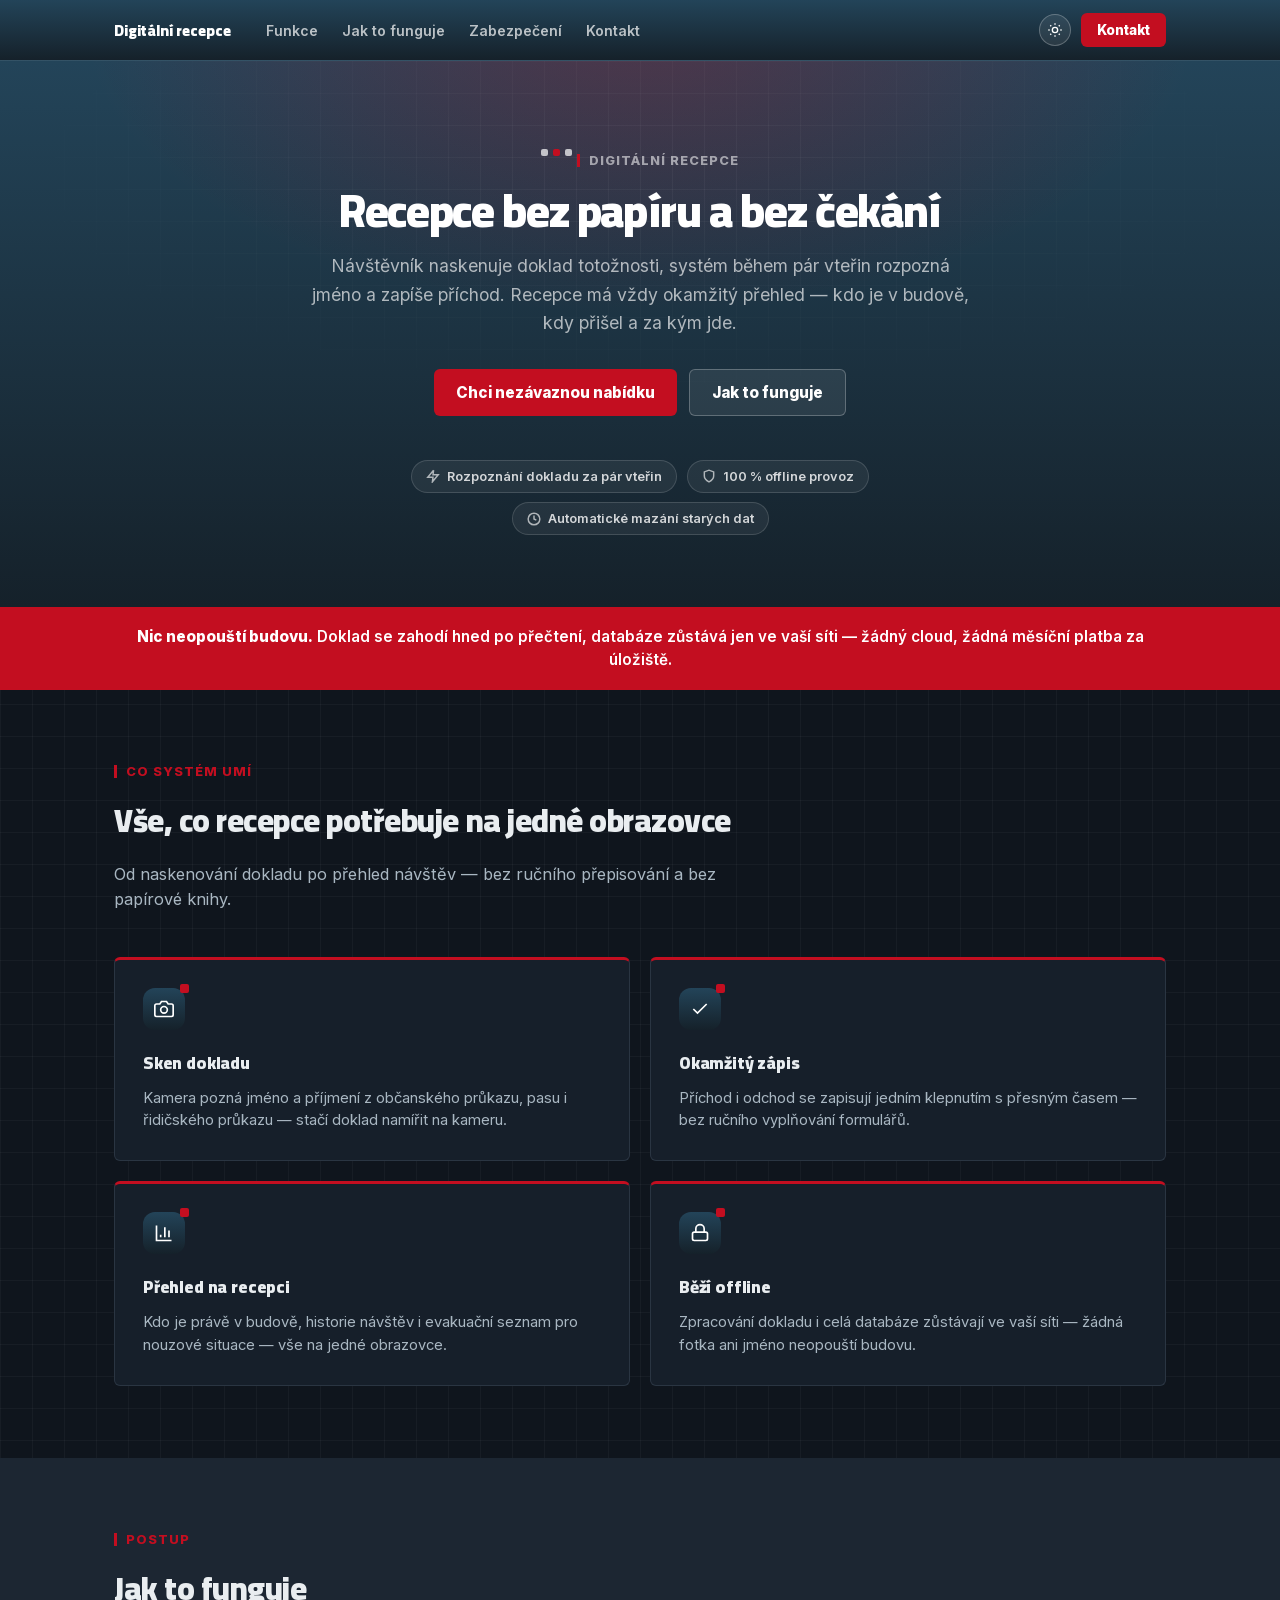
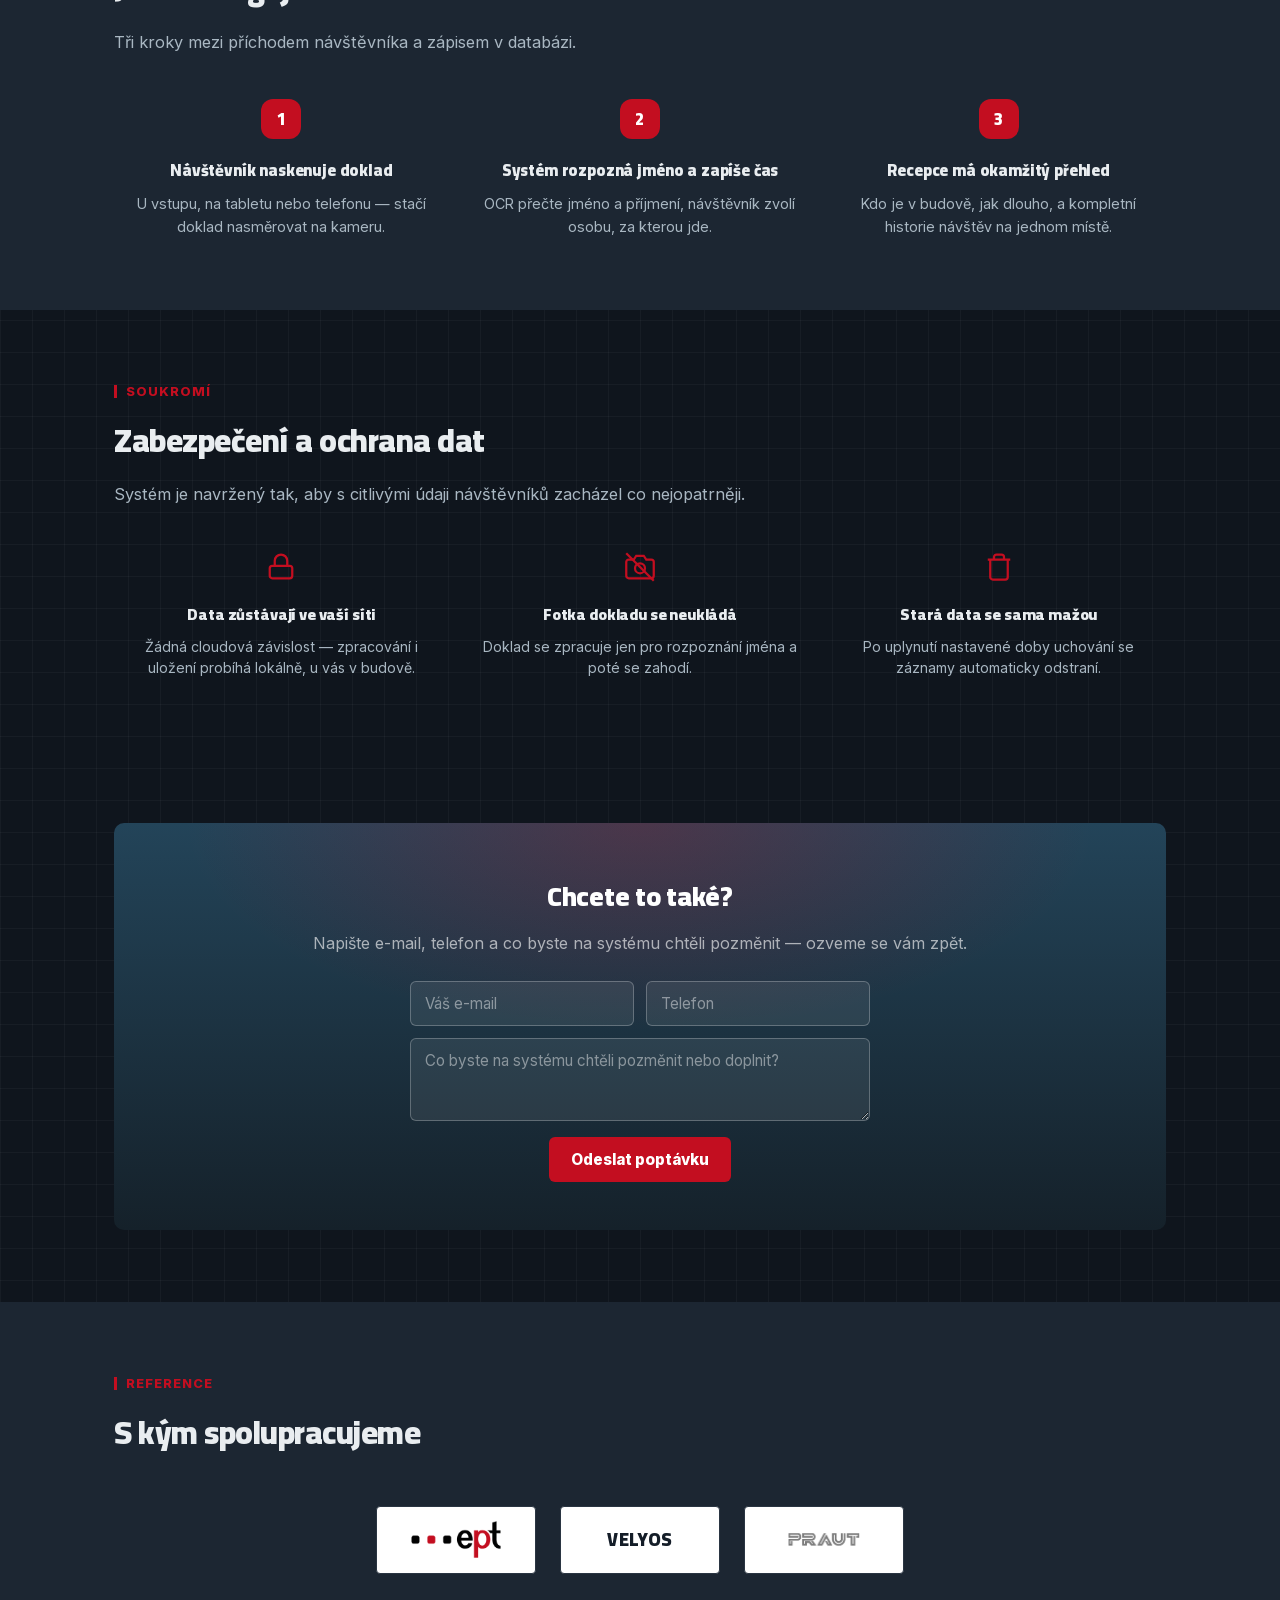
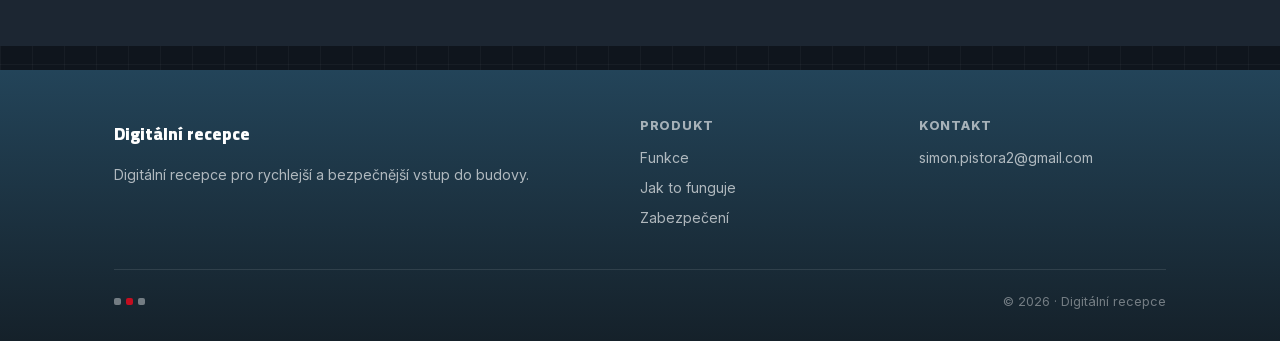
<file: docs/index.html>
<!DOCTYPE html>
<html lang="cs">
<head>
<meta charset="UTF-8"/>
<meta name="viewport" content="width=device-width, initial-scale=1.0"/>
<title>Digitální recepce — přehled produktu</title>
<script>
document.documentElement.dataset.theme = localStorage.getItem('ept_theme') || 'dark';
</script>
<link rel="stylesheet" href="static/ept-fonts.css">
<link rel="stylesheet" href="static/ept-theme.css">
<style>
*{box-sizing:border-box;margin:0;padding:0}
html{scroll-behavior:smooth}
body{color:var(--ink);min-height:100vh}
a{color:inherit;text-decoration:none}
.wrap{max-width:1100px;margin:0 auto;padding:0 1.5rem}

/* ── Nav ─────────────────────────────────────────────────────────────────── */
.nav{position:sticky;top:0;z-index:20;background:var(--slate);border-bottom:1px solid rgba(255,255,255,.08)}
.nav-inner{max-width:1100px;margin:0 auto;padding:0 1.5rem;height:60px;display:flex;align-items:center;gap:1.75rem}
.nav-logo{display:flex;align-items:center;gap:10px;flex-shrink:0}
.nav-logo .chip{background:#fff;padding:5px 11px;border-radius:4px;display:inline-flex}
.nav-logo .chip img{height:18px;display:block}
.nav-logo span{color:#fff;font-family:'Cairo',sans-serif;font-weight:800;font-size:.95rem;letter-spacing:-.01em}
.nav-links{display:flex;gap:1.5rem;margin-left:.5rem}
.nav-links a{color:rgba(255,255,255,.7);font-size:.88rem;font-weight:600;transition:color .15s}
.nav-links a:hover{color:#fff}
.nav-right{display:flex;align-items:center;gap:10px;margin-left:auto}
.nav-cta{background:var(--red);color:#fff;font-size:.85rem;font-weight:700;padding:9px 16px;border-radius:var(--r);white-space:nowrap;transition:background .15s}
.nav-cta:hover{background:#8f0a18}
@media(max-width:760px){.nav-links{display:none}}

/* ── Hero ────────────────────────────────────────────────────────────────── */
.hero{
  position:relative;overflow:hidden;background:var(--slate);
  padding:5.5rem 0 4.5rem;
}
.hero::before{
  content:"";position:absolute;inset:0;pointer-events:none;
  background:radial-gradient(ellipse 900px 480px at 50% -8%, rgba(195,14,32,.28), transparent 62%);
}
.hero::after{
  content:"";position:absolute;inset:0;pointer-events:none;
  background-image:linear-gradient(rgba(255,255,255,.05) 1px, transparent 1px),
                    linear-gradient(90deg, rgba(255,255,255,.05) 1px, transparent 1px);
  background-size:32px 32px;
  mask-image:radial-gradient(ellipse 70% 60% at 50% 20%, rgba(0,0,0,.9), transparent 75%);
}
.hero-inner{position:relative;z-index:1;max-width:720px;margin:0 auto;text-align:center;padding:0 1.5rem}
.hero .dot-mark{justify-content:center;color:rgba(255,255,255,.7);margin-bottom:1.25rem}
.hero .eyebrow{justify-content:center;color:rgba(255,255,255,.55);margin-bottom:1.1rem}
.hero h1{
  font-family:'Cairo',sans-serif;font-weight:800;letter-spacing:-.03em;
  color:#fff;font-size:2.85rem;line-height:1.08;margin-bottom:1.1rem;
}
.hero p.lead{color:rgba(255,255,255,.65);font-size:1.1rem;line-height:1.6;margin-bottom:2rem}
.hero-ctas{display:flex;gap:.75rem;justify-content:center;flex-wrap:wrap;margin-bottom:2.75rem}
.btn{display:inline-flex;align-items:center;gap:8px;padding:13px 22px;font-size:.95rem;font-weight:700;border-radius:var(--r);border:none;cursor:pointer;font-family:inherit;transition:all .15s}
.btn-primary{background:var(--red);color:#fff}
.btn-primary:hover{background:#8f0a18}
.btn-ghost-dark{background:rgba(255,255,255,.08);color:#fff;border:1px solid rgba(255,255,255,.25)}
.btn-ghost-dark:hover{background:rgba(255,255,255,.16)}
.stat-row{display:flex;gap:.6rem;justify-content:center;flex-wrap:wrap}
.stat-pill{
  display:inline-flex;align-items:center;gap:7px;background:rgba(255,255,255,.06);
  border:1px solid rgba(255,255,255,.14);color:rgba(255,255,255,.8);
  font-size:.8rem;font-weight:600;padding:8px 14px;border-radius:20px;
}
.stat-pill svg{flex-shrink:0;opacity:.8}

/* ── Sekce obecně ────────────────────────────────────────────────────────── */
/* Kicker (červené pravítko + popisek) — stejný jazyk jako záhlaví kapitol ve
   visualbooku (tenká červená svislá linka vlevo od kategorie, viz str. 4-26). */
section{padding:4.5rem 0}
.eyebrow{display:inline-flex;align-items:center;gap:.55rem;font-size:.8rem;font-weight:700;letter-spacing:.08em;text-transform:uppercase}
.eyebrow-rule{width:3px;height:1em;background:var(--red);flex-shrink:0;display:inline-block}
.section-head{max-width:640px;margin:0 0 2.75rem;text-align:left}
.section-head .eyebrow{color:var(--red);margin-bottom:.7rem}
.section-head h2{font-family:'Cairo',sans-serif;font-weight:800;letter-spacing:-.015em;font-size:2rem;color:var(--ink);margin-bottom:.75rem}
.section-head p{color:var(--ink2);font-size:1.02rem;line-height:1.55}

/* ── Značkový pruh (plná červená + tučný bílý text) — přesně vzor "Hinweis"
   pásů z manuálu (str. 2, 4, 9, 17…): plná signální barva, žádné zaoblení,
   na celou šířku. */
.brand-band{background:var(--red)}
.brand-band .wrap{padding-top:1.15rem;padding-bottom:1.15rem}
.brand-band p{color:#fff;font-size:.95rem;font-weight:600;line-height:1.5;text-align:center}
.brand-band strong{font-weight:800}

/* ── Feature grid ────────────────────────────────────────────────────────── */
.feature-grid{display:grid;grid-template-columns:1fr 1fr;gap:1.25rem}
@media(max-width:700px){.feature-grid{grid-template-columns:1fr}}
/* Manuál nezná měkké UI stíny — jeho boxy jsou ploché, s tenkým rámečkem a
   ostrými rohy (viz "Logo Verwendungen" str. 7-9). Kartu proto místo stínu
   odlišuje jen tenký rámeček a stejný červený vršek jako u .stat-green
   v appce — jeden opakující se značkový detail napříč produktem. */
.feature-card{
  background:var(--surface,#fff);border:1px solid var(--border);border-top:3px solid var(--red);
  border-radius:6px;
  padding:1.75rem;
  transition:transform .15s, border-color .15s;
}
.feature-card:hover{transform:translateY(-3px);border-color:var(--red)}
.feature-icon{
  width:42px;height:42px;border-radius:12px;background:var(--slate);color:#fff;
  display:flex;align-items:center;justify-content:center;margin-bottom:1rem;
  position:relative;
}
/* Malá červená tečka v rohu — ozvěna trojtečkové značky z loga, ne plošné
   využití červené jako výplně (tu má manuál vyhrazenou jen pro akcent). */
.feature-icon::after{
  content:"";position:absolute;top:-4px;right:-4px;width:9px;height:9px;
  border-radius:2px;background:var(--red);
}
.feature-card h3{font-family:'Cairo',sans-serif;font-weight:800;font-size:1.08rem;color:var(--ink);margin-bottom:.5rem}
.feature-card p{color:var(--ink2);font-size:.92rem;line-height:1.55}

/* ── Jak to funguje — kroky ──────────────────────────────────────────────── */
.steps{display:grid;grid-template-columns:repeat(3,1fr);gap:1.5rem;position:relative}
@media(max-width:760px){.steps{grid-template-columns:1fr}}
.step{text-align:center;padding:0 .5rem}
/* Zaoblený čtverec, ne kruh — přesně tvar teček z ept loga (border-radius
   2px při 7px straně v .dot-mark), zvětšený na stejný poměr. */
.step-num{
  width:40px;height:40px;border-radius:12px;background:var(--red);color:#fff;
  display:flex;align-items:center;justify-content:center;font-family:'Cairo',sans-serif;
  font-weight:800;font-size:1.05rem;margin:0 auto 1rem;
}
.step h3{font-family:'Cairo',sans-serif;font-weight:800;font-size:1.02rem;color:var(--ink);margin-bottom:.5rem}
.step p{color:var(--ink2);font-size:.9rem;line-height:1.55}

/* ── Zabezpečení — 3 sloupce ─────────────────────────────────────────────── */
.sec-alt{background:var(--surface2)}
/* Světlý režim: přesná šedá z manuálu (str. 10) — Fläche #B3B3B3 s textem
   #333333 ("dunkelgraue Schrift"), stejná dvojice, jakou manuál předepisuje
   pro Ausbildung-inzeráty na šedém podkladu. Červená zůstává akcentem beze
   změny (kicker, step-num, ikony) — manuál: "Rot sollte weiterhin als Akzent
   verwendet werden." Bílé boxy (karty, loga) na šedé ploše čtou přesně jako
   ty ve visualbooku (např. Infotafel str. 22). */
html[data-theme="light"] .sec-alt{
  background:#B3B3B3;
  border-top:1px solid rgba(0,0,0,.12);
  border-bottom:1px solid rgba(0,0,0,.12);
}
html[data-theme="light"] .sec-alt h2,
html[data-theme="light"] .sec-alt h3{color:#333}
html[data-theme="light"] .sec-alt p{color:#333}
.trust-grid{display:grid;grid-template-columns:repeat(3,1fr);gap:1.5rem}
@media(max-width:760px){.trust-grid{grid-template-columns:1fr}}
.trust-item{text-align:center;padding:0 .5rem}
.trust-item svg{color:var(--red);margin-bottom:.9rem}
.trust-item h3{font-family:'Cairo',sans-serif;font-weight:800;font-size:.98rem;color:var(--ink);margin-bottom:.4rem}
.trust-item p{color:var(--ink2);font-size:.88rem;line-height:1.55}

/* ── Závěrečná výzva ─────────────────────────────────────────────────────── */
.cta-band{
  background:var(--slate);border-radius:10px;padding:3rem 2rem;text-align:center;
  max-width:1100px;margin:0 auto;position:relative;overflow:hidden;
}
.cta-band::before{
  content:"";position:absolute;inset:0;pointer-events:none;
  background:radial-gradient(ellipse 700px 320px at 50% 0%, rgba(195,14,32,.25), transparent 65%);
}
.cta-band-inner{position:relative;z-index:1}
.cta-band h2{font-family:'Cairo',sans-serif;font-weight:800;color:#fff;font-size:1.7rem;margin-bottom:.65rem}
.cta-band p{color:rgba(255,255,255,.62);margin-bottom:1.75rem;font-size:1rem}

/* ── Footer ──────────────────────────────────────────────────────────────── */
footer{background:var(--slate);padding:3rem 0 2rem;margin-top:1.5rem}
.footer-grid{display:grid;grid-template-columns:2fr 1fr 1fr;gap:2rem;padding-bottom:2rem;border-bottom:1px solid rgba(255,255,255,.1)}
@media(max-width:700px){.footer-grid{grid-template-columns:1fr}}
.footer-col h4{color:#fff;font-size:.78rem;font-weight:700;letter-spacing:.06em;text-transform:uppercase;margin-bottom:.9rem;opacity:.6}
.footer-col a,.footer-col p{display:block;color:rgba(255,255,255,.65);font-size:.88rem;margin-bottom:.55rem;line-height:1.5}
.footer-col a:hover{color:#fff}
.footer-brand{color:#fff;font-family:'Cairo',sans-serif;font-weight:800;font-size:1.05rem;margin-bottom:.9rem}

/* ── S kým spolupracujeme ────────────────────────────────────────────────── */
.partner-row{display:flex;justify-content:center;align-items:center;gap:1.5rem;flex-wrap:wrap}
/* Plochý rámeček bez stínu — stejné plné boxy jako logo-swatche na
   str. 7-9 manuálu, ne zavěšená UI karta. */
.partner-chip{
  background:#fff;border:1px solid var(--border);border-radius:4px;
  width:10rem;height:4.25rem;display:inline-flex;align-items:center;justify-content:center;
}
/* Loga mají hodně odlišný poměr stran (EPT skoro čtvercové, PRAUT dlouhý úzký
   wordmark) — object-fit:contain v pevně stejně velkém rámečku je zmenší na
   vizuálně stejnou "váhu", místo aby jen sdílela stejnou výšku. */
.partner-chip img{max-width:74%;max-height:56%;object-fit:contain;display:block}
.partner-chip.partner-text{
  font-family:'Cairo',sans-serif;font-weight:800;font-size:1.15rem;
  color:#141d28;letter-spacing:.02em;
}
.footer-bottom{padding-top:1.5rem;display:flex;justify-content:space-between;align-items:center;flex-wrap:wrap;gap:1rem}
.footer-bottom p{color:rgba(255,255,255,.4);font-size:.8rem}
.footer-dotmark{color:rgba(255,255,255,.4)}
.placeholder{color:#ff9aa0;font-style:italic}

/* ── Přepínač den/noc — umístěný v navu, stejný jazyk jako v appce ─────────── */
.theme-toggle{
  width:32px;height:32px;padding:0;flex-shrink:0;border-radius:50%;
  border:1px solid rgba(255,255,255,.25);background:rgba(255,255,255,.08);color:#fff;
  display:inline-flex;align-items:center;justify-content:center;cursor:pointer;transition:background .13s;
}
.theme-toggle:hover{background:rgba(255,255,255,.18)}
.theme-toggle svg{width:16px;height:16px}
.theme-toggle .i-moon{display:block}
.theme-toggle .i-sun{display:none}
html[data-theme="dark"] .theme-toggle .i-moon{display:none}
html[data-theme="dark"] .theme-toggle .i-sun{display:block}

/* ── Poptávkový formulář v cta-band ──────────────────────────────────────── */
.hidden{display:none!important}
.lead-form{display:flex;flex-direction:column;gap:.75rem;max-width:460px;margin:0 auto;text-align:left}
.lead-row{display:flex;gap:.75rem}
@media(max-width:520px){.lead-row{flex-direction:column}}
.lead-form input,.lead-form textarea{
  width:100%;padding:12px 14px;border-radius:var(--r);
  background:rgba(255,255,255,.08);border:1px solid rgba(255,255,255,.25);
  color:#fff;font-family:inherit;font-size:.95rem;resize:vertical;
}
.lead-form input::placeholder,.lead-form textarea::placeholder{color:rgba(255,255,255,.45)}
.lead-form input:focus,.lead-form textarea:focus{
  outline:none;border-color:var(--red);box-shadow:0 0 0 3px rgba(195,14,32,.25);
}
.lead-form button{align-self:center;margin-top:.25rem}
.lead-err{color:#ff9aa0;font-size:.85rem;text-align:center}
html[data-theme="light"] .lead-err{color:var(--red)}

/* ══════════════════════════════════════════════════════════════════════════
   SVĚTLÝ REŽIM — chrome prvky (nav, hero, formulářový pruh, patička) byly
   natvrdo tmavé bez ohledu na přepínač, takže "světlý režim" byl světlý jen
   uprostřed stránky. Tady se rozsvítí opravdu celá stránka odshora dolů.
   ══════════════════════════════════════════════════════════════════════════ */
html[data-theme="light"] .nav{background:#fff;border-bottom-color:var(--border)}
html[data-theme="light"] .nav-logo span{color:var(--ink)}
html[data-theme="light"] .nav-links a{color:var(--ink2)}
html[data-theme="light"] .nav-links a:hover{color:var(--ink)}
html[data-theme="light"] .theme-toggle{background:var(--surface2);border-color:var(--border);color:var(--ink)}
html[data-theme="light"] .theme-toggle:hover{background:var(--border)}

html[data-theme="light"] .hero{background:#fff}
html[data-theme="light"] .hero::before{
  background:radial-gradient(ellipse 900px 480px at 50% -8%, rgba(195,14,32,.14), transparent 62%);
}
html[data-theme="light"] .hero::after{
  background-image:linear-gradient(rgba(20,29,40,.045) 1px, transparent 1px),
                    linear-gradient(90deg, rgba(20,29,40,.045) 1px, transparent 1px);
}
html[data-theme="light"] .hero .dot-mark{color:var(--ink3)}
html[data-theme="light"] .hero .eyebrow{color:var(--red)}
html[data-theme="light"] .hero h1{color:var(--ink)}
html[data-theme="light"] .hero p.lead{color:var(--ink2)}
html[data-theme="light"] .btn-ghost-dark{background:var(--surface2);color:var(--ink);border-color:var(--border)}
html[data-theme="light"] .btn-ghost-dark:hover{background:var(--border)}
html[data-theme="light"] .stat-pill{background:var(--surface2);border-color:var(--border);color:var(--ink2)}

html[data-theme="light"] .cta-band{
  background:#fff;border:1px solid var(--border);
}
html[data-theme="light"] .cta-band::before{
  background:radial-gradient(ellipse 700px 320px at 50% 0%, rgba(195,14,32,.10), transparent 65%);
}
html[data-theme="light"] .cta-band h2{color:var(--ink)}
html[data-theme="light"] .cta-band p{color:var(--ink2)}
html[data-theme="light"] .lead-form input,
html[data-theme="light"] .lead-form textarea{background:#fff;border-color:var(--border);color:var(--ink)}
html[data-theme="light"] .lead-form input::placeholder,
html[data-theme="light"] .lead-form textarea::placeholder{color:var(--ink3)}

html[data-theme="light"] footer{background:var(--surface2);border-top:1px solid var(--border)}
html[data-theme="light"] .footer-grid{border-bottom-color:var(--border)}
html[data-theme="light"] .footer-col h4{color:var(--ink3);opacity:1}
html[data-theme="light"] .footer-col a,
html[data-theme="light"] .footer-col p{color:var(--ink2)}
html[data-theme="light"] .footer-col a:hover{color:var(--ink)}
html[data-theme="light"] .footer-brand{color:var(--ink)}
html[data-theme="light"] .footer-bottom p{color:var(--ink3)}
html[data-theme="light"] .footer-dotmark{color:var(--ink3)}
</style>
</head>
<body>

<nav class="nav">
  <div class="nav-inner">
    <div class="nav-logo">
      <span>Digitální recepce</span>
    </div>
    <div class="nav-links">
      <a href="#funkce">Funkce</a>
      <a href="#jak-to-funguje">Jak to funguje</a>
      <a href="#zabezpeceni">Zabezpečení</a>
      <a href="#kontakt">Kontakt</a>
    </div>
    <div class="nav-right">
      <button class="theme-toggle" onclick="toggleTheme()" title="Přepnout denní/noční režim" aria-label="Přepnout denní/noční režim">
        <svg class="i-moon" fill="none" stroke="currentColor" stroke-width="2" viewBox="0 0 24 24"><path d="M21 12.79A9 9 0 1 1 11.21 3 7 7 0 0 0 21 12.79z"/></svg>
        <svg class="i-sun" fill="none" stroke="currentColor" stroke-width="2" viewBox="0 0 24 24"><circle cx="12" cy="12" r="4"/><path d="M12 2v2M12 20v2M4.93 4.93l1.41 1.41M17.66 17.66l1.41 1.41M2 12h2M20 12h2M6.34 17.66l-1.41 1.41M19.07 4.93l-1.41 1.41"/></svg>
      </button>
      <a class="nav-cta" href="#dotaznik">Kontakt</a>
    </div>
  </div>
</nav>

<header class="hero">
  <div class="hero-inner">
    <span class="dot-mark"><span class="d dk"></span><span class="d dr"></span><span class="d dk"></span></span>
    <div class="eyebrow"><span class="eyebrow-rule"></span>Digitální recepce</div>
    <h1>Recepce bez papíru a bez čekání</h1>
    <p class="lead">Návštěvník naskenuje doklad totožnosti, systém během pár vteřin
      rozpozná jméno a zapíše příchod. Recepce má vždy okamžitý přehled — kdo je
      v budově, kdy přišel a za kým jde.</p>
    <div class="hero-ctas">
      <a class="btn btn-primary" href="#dotaznik">Chci nezávaznou nabídku</a>
      <a class="btn btn-ghost-dark" href="#jak-to-funguje">Jak to funguje</a>
    </div>
    <div class="stat-row">
      <span class="stat-pill">
        <svg width="14" height="14" fill="none" stroke="currentColor" stroke-width="2.5" viewBox="0 0 24 24"><polyline points="13 2 3 14 12 14 11 22 21 10 12 10 13 2"/></svg>
        Rozpoznání dokladu za pár vteřin
      </span>
      <span class="stat-pill">
        <svg width="14" height="14" fill="none" stroke="currentColor" stroke-width="2.5" viewBox="0 0 24 24"><path d="M12 22s8-4 8-10V5l-8-3-8 3v7c0 6 8 10 8 10z"/></svg>
        100 % offline provoz
      </span>
      <span class="stat-pill">
        <svg width="14" height="14" fill="none" stroke="currentColor" stroke-width="2.5" viewBox="0 0 24 24"><circle cx="12" cy="12" r="10"/><polyline points="12 6 12 12 16 14"/></svg>
        Automatické mazání starých dat
      </span>
    </div>
  </div>
</header>

<div class="brand-band">
  <div class="wrap">
    <p><strong>Nic neopouští budovu.</strong> Doklad se zahodí hned po přečtení, databáze zůstává jen ve vaší síti — žádný cloud, žádná měsíční platba za úložiště.</p>
  </div>
</div>

<section id="funkce">
  <div class="wrap">
    <div class="section-head">
      <div class="eyebrow"><span class="eyebrow-rule"></span>Co systém umí</div>
      <h2>Vše, co recepce potřebuje na jedné obrazovce</h2>
      <p>Od naskenování dokladu po přehled návštěv — bez ručního přepisování a bez papírové knihy.</p>
    </div>
    <div class="feature-grid">
      <div class="feature-card">
        <div class="feature-icon">
          <svg width="20" height="20" fill="none" stroke="currentColor" stroke-width="2" viewBox="0 0 24 24"><path d="M23 19a2 2 0 0 1-2 2H3a2 2 0 0 1-2-2V8a2 2 0 0 1 2-2h4l2-3h6l2 3h4a2 2 0 0 1 2 2z"/><circle cx="12" cy="13" r="4"/></svg>
        </div>
        <h3>Sken dokladu</h3>
        <p>Kamera pozná jméno a příjmení z občanského průkazu, pasu i řidičského
          průkazu — stačí doklad namířit na kameru.</p>
      </div>
      <div class="feature-card">
        <div class="feature-icon">
          <svg width="20" height="20" fill="none" stroke="currentColor" stroke-width="2" viewBox="0 0 24 24"><polyline points="20 6 9 17 4 12"/></svg>
        </div>
        <h3>Okamžitý zápis</h3>
        <p>Příchod i odchod se zapisují jedním klepnutím s přesným časem —
          bez ručního vyplňování formulářů.</p>
      </div>
      <div class="feature-card">
        <div class="feature-icon">
          <svg width="20" height="20" fill="none" stroke="currentColor" stroke-width="2" viewBox="0 0 24 24"><path d="M3 3v18h18"/><path d="M18 17V9M13 17V5M8 17v-3"/></svg>
        </div>
        <h3>Přehled na recepci</h3>
        <p>Kdo je právě v budově, historie návštěv i evakuační seznam pro nouzové
          situace — vše na jedné obrazovce.</p>
      </div>
      <div class="feature-card">
        <div class="feature-icon">
          <svg width="20" height="20" fill="none" stroke="currentColor" stroke-width="2" viewBox="0 0 24 24"><rect x="3" y="11" width="18" height="10" rx="2"/><path d="M7 11V7a5 5 0 0 1 10 0v4"/></svg>
        </div>
        <h3>Běží offline</h3>
        <p>Zpracování dokladu i celá databáze zůstávají ve vaší síti — žádná
          fotka ani jméno neopouští budovu.</p>
      </div>
    </div>
  </div>
</section>

<section id="jak-to-funguje" class="sec-alt">
  <div class="wrap">
    <div class="section-head">
      <div class="eyebrow"><span class="eyebrow-rule"></span>Postup</div>
      <h2>Jak to funguje</h2>
      <p>Tři kroky mezi příchodem návštěvníka a zápisem v databázi.</p>
    </div>
    <div class="steps">
      <div class="step">
        <div class="step-num">1</div>
        <h3>Návštěvník naskenuje doklad</h3>
        <p>U vstupu, na tabletu nebo telefonu — stačí doklad nasměrovat na kameru.</p>
      </div>
      <div class="step">
        <div class="step-num">2</div>
        <h3>Systém rozpozná jméno a zapíše čas</h3>
        <p>OCR přečte jméno a příjmení, návštěvník zvolí osobu, za kterou jde.</p>
      </div>
      <div class="step">
        <div class="step-num">3</div>
        <h3>Recepce má okamžitý přehled</h3>
        <p>Kdo je v budově, jak dlouho, a kompletní historie návštěv na jednom místě.</p>
      </div>
    </div>
  </div>
</section>

<section id="zabezpeceni">
  <div class="wrap">
    <div class="section-head">
      <div class="eyebrow"><span class="eyebrow-rule"></span>Soukromí</div>
      <h2>Zabezpečení a ochrana dat</h2>
      <p>Systém je navržený tak, aby s citlivými údaji návštěvníků zacházel co nejopatrněji.</p>
    </div>
    <div class="trust-grid">
      <div class="trust-item">
        <svg width="30" height="30" fill="none" stroke="currentColor" stroke-width="1.8" viewBox="0 0 24 24"><rect x="3" y="11" width="18" height="10" rx="2"/><path d="M7 11V7a5 5 0 0 1 10 0v4"/></svg>
        <h3>Data zůstávají ve vaší síti</h3>
        <p>Žádná cloudová závislost — zpracování i uložení probíhá lokálně, u vás v budově.</p>
      </div>
      <div class="trust-item">
        <svg width="30" height="30" fill="none" stroke="currentColor" stroke-width="1.8" viewBox="0 0 24 24"><path d="M23 19a2 2 0 0 1-2 2H3a2 2 0 0 1-2-2V8a2 2 0 0 1 2-2h4l2-3h6l2 3h4a2 2 0 0 1 2 2z"/><circle cx="12" cy="13" r="4"/><line x1="1" y1="1" x2="23" y2="23"/></svg>
        <h3>Fotka dokladu se neukládá</h3>
        <p>Doklad se zpracuje jen pro rozpoznání jména a poté se zahodí.</p>
      </div>
      <div class="trust-item">
        <svg width="30" height="30" fill="none" stroke="currentColor" stroke-width="1.8" viewBox="0 0 24 24"><path d="M3 6h18M8 6V4a2 2 0 0 1 2-2h4a2 2 0 0 1 2 2v2m3 0v14a2 2 0 0 1-2 2H7a2 2 0 0 1-2-2V6h14z"/></svg>
        <h3>Stará data se sama mažou</h3>
        <p>Po uplynutí nastavené doby uchování se záznamy automaticky odstraní.</p>
      </div>
    </div>
  </div>
</section>

<section>
  <div class="wrap">
    <div class="cta-band" id="dotaznik">
      <div class="cta-band-inner">
        <div id="formStep">
          <h2>Chcete to také?</h2>
          <p>Napište e-mail, telefon a co byste na systému chtěli pozměnit — ozveme se vám zpět.</p>
          <form class="lead-form" id="leadForm">
            <div class="lead-row">
              <input type="email" name="email" placeholder="Váš e-mail" required>
              <input type="tel" name="telefon" placeholder="Telefon">
            </div>
            <textarea name="co_pozmenit" placeholder="Co byste na systému chtěli pozměnit nebo doplnit?" rows="3" required></textarea>
            <button type="submit" class="btn btn-primary">Odeslat poptávku</button>
            <p id="leadErr" class="lead-err hidden">Odeslání se nepovedlo — zkuste to prosím znovu, nebo napište přímo na e-mail v patičce.</p>
          </form>
        </div>
        <div id="thankYou" class="hidden">
          <h2>Děkujeme!</h2>
          <p>Vaši poptávku jsme přijali, ozveme se vám co nejdřív.</p>
        </div>
      </div>
    </div>
  </div>
</section>

<section id="partneri" class="sec-alt">
  <div class="wrap">
    <div class="section-head">
      <div class="eyebrow"><span class="eyebrow-rule"></span>Reference</div>
      <h2>S kým spolupracujeme</h2>
    </div>
    <div class="partner-row">
      <span class="partner-chip"><img src="static/ept_logo.svg" alt="EPT"/></span>
      <span class="partner-chip partner-text">VELYOS</span>
      <span class="partner-chip"><img src="static/praut_logo.svg" alt="PRAUT"/></span>
    </div>
  </div>
</section>

<footer id="kontakt">
  <div class="wrap">
    <div class="footer-grid">
      <div class="footer-col">
        <div class="footer-brand">Digitální recepce</div>
        <p>Digitální recepce pro rychlejší a bezpečnější vstup do budovy.</p>
      </div>
      <div class="footer-col">
        <h4>Produkt</h4>
        <a href="#funkce">Funkce</a>
        <a href="#jak-to-funguje">Jak to funguje</a>
        <a href="#zabezpeceni">Zabezpečení</a>
      </div>
      <div class="footer-col">
        <h4>Kontakt</h4>
        <a href="mailto:simon.pistora2@gmail.com">simon.pistora2@gmail.com</a>
      </div>
    </div>
    <div class="footer-bottom">
      <span class="dot-mark footer-dotmark"><span class="d dk"></span><span class="d dr"></span><span class="d dk"></span></span>
      <p>© 2026 · Digitální recepce</p>
    </div>
  </div>
</footer>

<script>
function toggleTheme(){
  const next = document.documentElement.dataset.theme === 'dark' ? 'light' : 'dark';
  document.documentElement.dataset.theme = next;
  localStorage.setItem('ept_theme', next);
}

// TODO: před nasazením přepnout zpět na skutečnou produkční URL leads-server
// (viz /leads-server v repu), např. 'https://ept-leads.onrender.com/api/lead'.
const LEADS_API = 'https://refactored-yodel-jjjrpjjpw779h54qv-5100.app.github.dev/api/lead';

document.getElementById('leadForm').addEventListener('submit', async function(e){
  e.preventDefault();
  const f = e.target;
  const btn = f.querySelector('button[type=submit]');
  const errEl = document.getElementById('leadErr');
  errEl.classList.add('hidden');
  btn.disabled = true;

  try {
    const res = await fetch(LEADS_API, {
      method: 'POST',
      headers: {'Content-Type': 'application/json'},
      body: JSON.stringify({
        email: f.email.value.trim(),
        telefon: f.telefon.value.trim(),
        zprava: f.co_pozmenit.value.trim()
      })
    });
    if (!res.ok) throw new Error('bad status');
    document.getElementById('formStep').classList.add('hidden');
    document.getElementById('thankYou').classList.remove('hidden');
  } catch (err) {
    errEl.classList.remove('hidden');
    btn.disabled = false;
  }
});
</script>
</body>
</html>
</file>
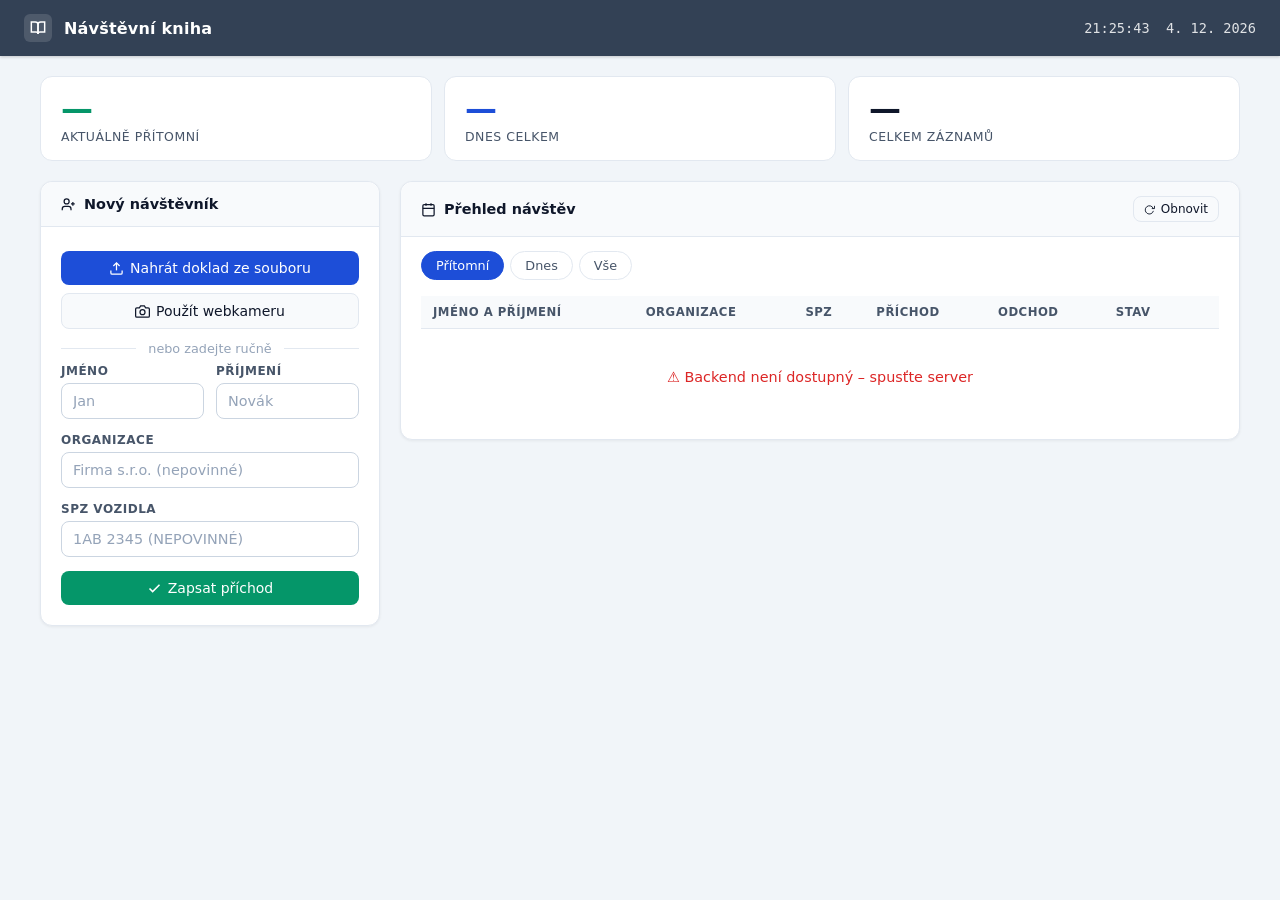
<file: Elektronická kniha návštěv 2/recepce.html>
<!DOCTYPE html>
<html lang="cs">
<head>
<meta charset="UTF-8"/>
<meta name="viewport" content="width=device-width, initial-scale=1.0"/>
<title>Návštěvní kniha – Recepce</title>
<style>
*{box-sizing:border-box;margin:0;padding:0}
:root{
  --ink:#0f172a;--ink2:#475569;--ink3:#94a3b8;
  --bg:#f1f5f9;--surface:#ffffff;--surface2:#f8fafc;
  --border:#e2e8f0;--border2:#cbd5e1;
  --green:#059669;--green-bg:#ecfdf5;--green-border:#a7f3d0;
  --red:#dc2626;--red-bg:#fef2f2;--red-border:#fecaca;
  --amber:#d97706;--amber-bg:#fffbeb;--amber-border:#fde68a;
  --blue:#1d4ed8;--blue-bg:#eff6ff;--blue-border:#bfdbfe;
  --slate:#334155;
  --r:8px;--r2:12px;
}
body{font-family:'Inter',system-ui,sans-serif;background:var(--bg);color:var(--ink);min-height:100vh;font-size:15px}
.topbar{background:var(--slate);color:#fff;padding:0 1.5rem;height:56px;display:flex;align-items:center;gap:12px;box-shadow:0 1px 3px rgba(0,0,0,.2)}
.topbar-logo{width:28px;height:28px;background:#fff2;border-radius:6px;display:flex;align-items:center;justify-content:center;flex-shrink:0}
.topbar h1{font-size:1rem;font-weight:600;letter-spacing:.2px}
.topbar .clock{margin-left:auto;font-size:.85rem;font-variant-numeric:tabular-nums;opacity:.85;font-family:ui-monospace,monospace}
.wrap{max-width:1240px;margin:0 auto;padding:1.25rem 1.25rem 2rem}
.stats{display:grid;grid-template-columns:repeat(3,1fr);gap:.75rem;margin-bottom:1.25rem}
.stat{background:var(--surface);border:1px solid var(--border);border-radius:var(--r2);padding:1rem 1.25rem}
.stat-val{font-size:2rem;font-weight:700;line-height:1;margin-bottom:.25rem;font-variant-numeric:tabular-nums}
.stat-lbl{font-size:.78rem;color:var(--ink2);text-transform:uppercase;letter-spacing:.5px;font-weight:500}
.stat-green .stat-val{color:var(--green)}
.stat-blue .stat-val{color:var(--blue)}
.main-grid{display:grid;grid-template-columns:340px 1fr;gap:1.25rem;align-items:start}
@media(max-width:900px){.main-grid{grid-template-columns:1fr}}
.card{background:var(--surface);border:1px solid var(--border);border-radius:var(--r2);box-shadow:0 1px 3px rgba(0,0,0,.06)}
.card-head{padding:.875rem 1.25rem;border-bottom:1px solid var(--border);background:var(--surface2);display:flex;align-items:center;gap:8px;border-radius:var(--r2) var(--r2) 0 0}
.card-head h2{font-size:.9rem;font-weight:600;color:var(--ink)}
.card-body{padding:1.25rem}
.btn{display:inline-flex;align-items:center;gap:6px;padding:9px 16px;font-size:.875rem;font-weight:500;border-radius:var(--r);border:none;cursor:pointer;transition:all .13s;font-family:inherit;text-decoration:none;white-space:nowrap}
.btn:active{transform:scale(.97)}
.btn-primary{background:var(--blue);color:#fff}
.btn-primary:hover{background:#1e40af}
.btn-green{background:var(--green);color:#fff}
.btn-green:hover{background:#047857}
.btn-red{background:var(--red);color:#fff}
.btn-red:hover{background:#b91c1c}
.btn-ghost{background:var(--surface2);color:var(--ink);border:1px solid var(--border)}
.btn-ghost:hover{background:var(--border)}
.btn-sm{padding:5px 10px;font-size:.8rem}
.btn-full{width:100%;justify-content:center}
.btn:disabled{opacity:.45;cursor:not-allowed;transform:none}
.form-row{display:grid;grid-template-columns:1fr 1fr;gap:.75rem}
.form-group{margin-bottom:.875rem}
.form-group:last-child{margin-bottom:0}
label.lbl{display:block;font-size:.75rem;font-weight:600;color:var(--ink2);text-transform:uppercase;letter-spacing:.5px;margin-bottom:5px}
input[type=text]{width:100%;padding:9px 11px;border:1.5px solid var(--border2);border-radius:var(--r);font-size:.9rem;font-family:inherit;color:var(--ink);background:var(--surface);outline:none;transition:border-color .15s}
input[type=text]:focus{border-color:var(--blue)}
input[type=text]::placeholder{color:var(--ink3)}
.input-big{font-size:1.1rem;padding:11px 13px;font-weight:500}
.upload-wrap{display:flex;flex-direction:column;gap:.5rem;padding:.25rem 0;margin-bottom:.5rem}
.webcam-container{width:100%;background:#000;border-radius:var(--r);overflow:hidden;position:relative;display:none;aspect-ratio:4/3}
.webcam-container video{width:100%;height:100%;object-fit:cover}
.or-divider{display:flex;align-items:center;gap:.75rem;color:var(--ink3);font-size:.8rem;margin:.5rem 0}
.or-divider::before,.or-divider::after{content:'';flex:1;border-top:1px solid var(--border)}
.tbl-wrap{overflow-x:auto}
table{width:100%;border-collapse:collapse;font-size:.85rem}
th{text-align:left;padding:9px 12px;font-size:.73rem;font-weight:600;text-transform:uppercase;letter-spacing:.5px;color:var(--ink2);border-bottom:1.5px solid var(--border);background:var(--surface2);white-space:nowrap}
td{padding:10px 12px;border-bottom:1px solid var(--border);vertical-align:middle;color:var(--ink)}
tr:last-child td{border-bottom:none}
tr:hover td{background:#fafafa}
.td-name{font-weight:600;font-size:.9rem}
.td-time{font-family:ui-monospace,monospace;font-size:.82rem;color:var(--ink2);white-space:nowrap}
.td-time .date{font-size:.72rem;color:var(--ink3)}
.td-org{max-width:130px;overflow:hidden;text-overflow:ellipsis;white-space:nowrap}
.badge{display:inline-block;padding:3px 10px;border-radius:20px;font-size:.73rem;font-weight:600;white-space:nowrap}
.badge-active{background:var(--green-bg);color:var(--green);border:1px solid var(--green-border)}
.badge-done{background:var(--surface2);color:var(--ink3);border:1px solid var(--border)}
.tabs{display:flex;gap:6px;margin-bottom:1rem}
.tab{padding:6px 14px;border-radius:20px;font-size:.8rem;font-weight:500;border:1px solid var(--border);cursor:pointer;background:var(--surface);color:var(--ink2);transition:all .13s}
.tab.active{background:var(--blue);color:#fff;border-color:var(--blue)}
.tab:hover:not(.active){background:var(--surface2)}
.alert{padding:9px 13px;border-radius:var(--r);font-size:.85rem;display:flex;align-items:flex-start;gap:8px;margin-bottom:.875rem;line-height:1.4}
.alert-success{background:var(--green-bg);color:#065f46;border:1px solid var(--green-border)}
.alert-error{background:var(--red-bg);color:#991b1b;border:1px solid var(--red-border)}
.alert-info{background:var(--blue-bg);color:#1e40af;border:1px solid var(--blue-border)}
.alert-amber{background:var(--amber-bg);color:#92400e;border:1px solid var(--amber-border)}
.hidden{display:none!important}
.empty{text-align:center;padding:2.5rem 1rem;color:var(--ink3);font-size:.9rem}
.modal-bg{position:fixed;inset:0;background:rgba(0,0,0,.45);display:flex;align-items:center;justify-content:center;z-index:100;padding:1rem}
.modal{background:var(--surface);border-radius:var(--r2);padding:1.5rem;width:100%;max-width:420px;box-shadow:0 20px 60px rgba(0,0,0,.3)}
.modal h3{font-size:1rem;font-weight:600;margin-bottom:1rem}
.modal-footer{display:flex;gap:.75rem;margin-top:1.25rem;justify-content:flex-end}
@media(max-width:600px){
  .stats{grid-template-columns:1fr 1fr}
  .form-row{grid-template-columns:1fr}
  .topbar h1{font-size:.875rem}
  .wrap{padding:1rem .875rem 2rem}
}
</style>
</head>
<body>
 
<div class="topbar">
  <div class="topbar-logo">
    <svg width="16" height="16" fill="none" stroke="white" stroke-width="2.2" viewBox="0 0 24 24"><path d="M2 3h6a4 4 0 0 1 4 4v14a3 3 0 0 0-3-3H2z"/><path d="M22 3h-6a4 4 0 0 0-4 4v14a3 3 0 0 1 3-3h7z"/></svg>
  </div>
  <h1>Návštěvní kniha</h1>
  <span class="clock" id="clk">--:--:--  &nbsp; --.--.----</span>
</div>
 
<div class="wrap">
  <div class="stats">
    <div class="stat stat-green">
      <div class="stat-val" id="s-aktivni">—</div>
      <div class="stat-lbl">Aktuálně přítomní</div>
    </div>
    <div class="stat stat-blue">
      <div class="stat-val" id="s-dnes">—</div>
      <div class="stat-lbl">Dnes celkem</div>
    </div>
    <div class="stat">
      <div class="stat-val" id="s-celkem">—</div>
      <div class="stat-lbl">Celkem záznamů</div>
    </div>
  </div>
 
  <div class="main-grid">
    <div>
      <div class="card">
        <div class="card-head">
          <svg width="15" height="15" fill="none" stroke="currentColor" stroke-width="2" viewBox="0 0 24 24"><path d="M16 21v-2a4 4 0 0 0-4-4H6a4 4 0 0 0-4 4v2"/><circle cx="9" cy="7" r="4"/><line x1="19" y1="8" x2="19" y2="14"/><line x1="22" y1="11" x2="16" y2="11"/></svg>
          <h2>Nový návštěvník</h2>
        </div>
        <div class="card-body">
 
          <div class="upload-wrap">
            <input type="file" id="fileInput" accept="image/*" style="display:none" onchange="handleFileSelect(this)">
            <button class="btn btn-primary btn-full" onclick="document.getElementById('fileInput').click()">
              <svg width="15" height="15" fill="none" stroke="currentColor" stroke-width="2" viewBox="0 0 24 24"><path d="M21 15v4a2 2 0 0 1-2 2H5a2 2 0 0 1-2-2v-4"/><polyline points="17 8 12 3 7 8"/><line x1="12" y1="3" x2="12" y2="15"/></svg>
              Nahrát doklad ze souboru
            </button>
            <button class="btn btn-ghost btn-full" id="btnWebcamToggle" onclick="toggleWebcam()">
              <svg width="15" height="15" fill="none" stroke="currentColor" stroke-width="2" viewBox="0 0 24 24"><path d="M23 19a2 2 0 0 1-2 2H3a2 2 0 0 1-2-2V8a2 2 0 0 1 2-2h4l2-3h6l2 3h4a2 2 0 0 1 2 2z"/><circle cx="12" cy="13" r="4"/></svg>
              Použít webkameru
            </button>
            <div class="webcam-container" id="webcamContainer">
              <video id="video" autoplay playsinline></video>
              <button class="btn btn-red btn-sm" onclick="takeSnapshot()" style="position:absolute;bottom:10px;left:50%;transform:translateX(-50%);opacity:.9;">
                📸 Vyfotit doklad
              </button>
            </div>
            <canvas id="canvas" style="display:none;"></canvas>
          </div>
 
          <div class="or-divider">nebo zadejte ručně</div>
 
          <div id="fAlert" class="alert hidden"></div>
 
          <div class="form-row">
            <div class="form-group">
              <label class="lbl" for="fJmeno">Jméno</label>
              <input type="text" id="fJmeno" class="input-big" placeholder="Jan"/>
            </div>
            <div class="form-group">
              <label class="lbl" for="fPrijmeni">Příjmení</label>
              <input type="text" id="fPrijmeni" class="input-big" placeholder="Novák"/>
            </div>
          </div>
          <div class="form-group">
            <label class="lbl" for="fOrg">Organizace</label>
            <input type="text" id="fOrg" placeholder="Firma s.r.o. (nepovinné)"/>
          </div>
          <div class="form-group">
            <label class="lbl" for="fSpz">SPZ vozidla</label>
            <input type="text" id="fSpz" placeholder="1AB 2345 (nepovinné)" style="text-transform:uppercase"/>
          </div>
          <button class="btn btn-green btn-full" id="btnZapis" onclick="zapsat()">
            <svg width="15" height="15" fill="none" stroke="currentColor" stroke-width="2.5" viewBox="0 0 24 24"><polyline points="20 6 9 17 4 12"/></svg>
            Zapsat příchod
          </button>
        </div>
      </div>
    </div>
 
    <div>
      <div class="card">
        <div class="card-head">
          <svg width="15" height="15" fill="none" stroke="currentColor" stroke-width="2" viewBox="0 0 24 24"><rect x="3" y="4" width="18" height="18" rx="2"/><path d="M16 2v4M8 2v4M3 10h18"/></svg>
          <h2>Přehled návštěv</h2>
          <button class="btn btn-ghost btn-sm" onclick="nactiData()" style="margin-left:auto;font-size:.75rem">
            <svg width="11" height="11" fill="none" stroke="currentColor" stroke-width="2" viewBox="0 0 24 24"><polyline points="23 4 23 10 17 10"/><path d="M20.49 15a9 9 0 1 1-.31-5.26"/></svg>
            Obnovit
          </button>
        </div>
        <div class="card-body" style="padding:.875rem 1.25rem">
          <div class="tabs">
            <div class="tab active" onclick="setFilter('aktivni',this)">Přítomní</div>
            <div class="tab" onclick="setFilter('dnes',this)">Dnes</div>
            <div class="tab" onclick="setFilter('vse',this)">Vše</div>
          </div>
          <div class="tbl-wrap">
            <table>
              <thead>
                <tr>
                  <th>Jméno a příjmení</th>
                  <th>Organizace</th>
                  <th>SPZ</th>
                  <th>Příchod</th>
                  <th>Odchod</th>
                  <th>Stav</th>
                  <th></th>
                </tr>
              </thead>
              <tbody id="tbl">
                <tr><td colspan="7" class="empty">Načítám…</td></tr>
              </tbody>
            </table>
          </div>
        </div>
      </div>
    </div>
  </div>
</div>
 
<div id="modal" class="modal-bg hidden">
  <div class="modal">
    <h3 id="modalTitle">Upravit záznam</h3>
    <div class="form-group">
      <label class="lbl">Jméno</label>
      <input type="text" id="mJmeno" readonly style="background:var(--surface2);color:var(--ink2)"/>
    </div>
    <div class="form-group">
      <label class="lbl">Organizace</label>
      <input type="text" id="mOrg" placeholder="—"/>
    </div>
    <div class="form-group">
      <label class="lbl">SPZ vozidla</label>
      <input type="text" id="mSpz" placeholder="—" style="text-transform:uppercase"/>
    </div>
    <div id="mAlertDiv" class="alert hidden"></div>
    <div class="modal-footer">
      <button class="btn btn-ghost" onclick="closeModal()">Zrušit</button>
      <button class="btn btn-primary" onclick="saveModal()">Uložit</button>
      <button class="btn btn-red" id="mOdchodBtn" onclick="zapisOdchod()">
        <svg width="14" height="14" fill="none" stroke="currentColor" stroke-width="2" viewBox="0 0 24 24"><path d="M9 21H5a2 2 0 0 1-2-2V5a2 2 0 0 1 2-2h4"/><polyline points="16 17 21 12 16 7"/><line x1="21" y1="12" x2="9" y2="12"/></svg>
        Zapsat odchod
      </button>
    </div>
  </div>
</div>
 
<script>
const API = 'http://localhost:5050/api';
let filter = 'aktivni';
let modalId = null;
let data = [];
let videoStream = null;
 
// ── Hodiny ────────────────────────────────────────────────────────────────────
function tick() {
  const n = new Date();
  document.getElementById('clk').textContent =
    n.toLocaleTimeString('cs-CZ') + '\u2002\u2002' + n.toLocaleDateString('cs-CZ');
}
setInterval(tick, 1000); tick();
 
// ── Webkamera ─────────────────────────────────────────────────────────────────
function handleFileSelect(input) {
  if (input.files && input.files[0]) {
    zpracujDoklad(input.files[0]);
  }
}
 
async function toggleWebcam() {
  const container = document.getElementById('webcamContainer');
  const video     = document.getElementById('video');
  const btn       = document.getElementById('btnWebcamToggle');
  if (container.style.display === 'block') {
    stopWebcam();
  } else {
    try {
      videoStream = await navigator.mediaDevices.getUserMedia({ video: { facingMode: 'environment' } });
      video.srcObject = videoStream;
      container.style.display = 'block';
      btn.textContent = 'Vypnout webkameru';
    } catch (err) {
      showAlert('fAlert', 'error', 'Nepodařilo se spustit webkameru: ' + err.message);
    }
  }
}
 
function stopWebcam() {
  const container = document.getElementById('webcamContainer');
  const btn       = document.getElementById('btnWebcamToggle');
  if (videoStream) { videoStream.getTracks().forEach(t => t.stop()); videoStream = null; }
  container.style.display = 'none';
  btn.innerHTML = `<svg width="15" height="15" fill="none" stroke="currentColor" stroke-width="2" viewBox="0 0 24 24"><path d="M23 19a2 2 0 0 1-2 2H3a2 2 0 0 1-2-2V8a2 2 0 0 1 2-2h4l2-3h6l2 3h4a2 2 0 0 1 2 2z"/><circle cx="12" cy="13" r="4"/></svg> Použít webkameru`;
}
 
function takeSnapshot() {
  const video  = document.getElementById('video');
  const canvas = document.getElementById('canvas');
  if (!video.videoWidth) { showAlert('fAlert','error','Kamera ještě není připravena.'); return; }
  canvas.width  = video.videoWidth;
  canvas.height = video.videoHeight;
  canvas.getContext('2d').drawImage(video, 0, 0);
  canvas.toBlob(blob => { zpracujDoklad(blob); stopWebcam(); }, 'image/jpeg', 0.95);
}
 
// ── OCR ───────────────────────────────────────────────────────────────────────
async function zpracujDoklad(fileOrBlob) {
  showAlert('fAlert', 'info', '⏳ Zpracovávám doklad…');
 
  try {
    // Převod na base64 bez hlavičky
    const base64Data = await new Promise((resolve, reject) => {
      const reader = new FileReader();
      reader.readAsDataURL(fileOrBlob);
      reader.onload  = () => resolve(reader.result.split(',')[1]);
      reader.onerror = reject;
    });
 
    const res = await fetch(API + '/ocr', {
      method:  'POST',
      headers: { 'Content-Type': 'application/json' },
      body:    JSON.stringify({ image: base64Data })
    });
 
    let d = {};
    try { d = await res.json(); } catch(e) {}
 
    if (!res.ok) {
      showAlert('fAlert', 'error', '⚠ Chyba serveru ' + res.status + ': ' + (d.error || 'neznámá chyba'));
      return;
    }
 
    if (d.error) {
      showAlert('fAlert', 'error', '⚠ OCR chyba: ' + d.error);
      return;
    }
 
    // Vyplň pole
    document.getElementById('fJmeno').value    = d.jmeno    || '';
    document.getElementById('fPrijmeni').value = d.prijmeni || '';
 
    if (d.jmeno && d.prijmeni) {
      showAlert('fAlert', 'success', '✓ Rozpoznáno: ' + d.jmeno + ' ' + d.prijmeni + ' — zkontrolujte a zapište příchod.');
    } else {
      // Ukáže co OCR přečetl, aby bylo jasné proč jméno nenašel
      const nahlad = (d.text || '').trim().substring(0, 200).replace(/\n/g, ' ') || '(prázdný text)';
      showAlert('fAlert', 'amber', '⚠ Jméno se nepodařilo rozpoznat. OCR přečetl: „' + nahlad + '" — doplňte ručně.');
    }
 
  } catch (e) {
    showAlert('fAlert', 'error', '⚠ Nelze se připojit k serveru: ' + e.message);
  }
}
 
// ── Filtr ─────────────────────────────────────────────────────────────────────
function setFilter(f, el) {
  filter = f;
  document.querySelectorAll('.tab').forEach(t => t.classList.remove('active'));
  el.classList.add('active');
  nactiData();
}
 
// ── Načtení dat ───────────────────────────────────────────────────────────────
async function nactiData() {
  try {
    const [rData, rStats] = await Promise.all([
      fetch(API + '/navstevnici?filter=' + filter).then(r => r.json()),
      fetch(API + '/stats').then(r => r.json())
    ]);
    data = rData;
    document.getElementById('s-aktivni').textContent = rStats.aktivni ?? '—';
    document.getElementById('s-dnes').textContent    = rStats.dnes    ?? '—';
    document.getElementById('s-celkem').textContent  = rStats.celkem  ?? '—';
    renderTbl();
  } catch (e) {
    document.getElementById('tbl').innerHTML =
      `<tr><td colspan="7" class="empty" style="color:var(--red)">⚠ Backend není dostupný – spusťte server</td></tr>`;
  }
}
 
function fmtDT(dt) {
  if (!dt) return '';
  const d = new Date(dt.replace(' ', 'T'));
  return `<div class="date">${d.toLocaleDateString('cs-CZ')}</div>${d.toLocaleTimeString('cs-CZ')}`;
}
 
function esc(s) {
  return String(s || '').replace(/&/g,'&amp;').replace(/</g,'&lt;').replace(/>/g,'&gt;');
}
 
function renderTbl() {
  const tbody = document.getElementById('tbl');
  if (!data.length) {
    tbody.innerHTML = '<tr><td colspan="7" class="empty">Žádné záznamy</td></tr>';
    return;
  }
  tbody.innerHTML = data.map(r => `
    <tr>
      <td class="td-name">${esc(r.jmeno)} ${esc(r.prijmeni)}</td>
      <td class="td-org">${esc(r.organizace || '—')}</td>
      <td style="font-family:ui-monospace,monospace;font-size:.82rem">${esc(r.spz || '—')}</td>
      <td class="td-time">${fmtDT(r.prichod_dt)}</td>
      <td class="td-time">${r.odchod_dt ? fmtDT(r.odchod_dt) : '<span style="color:var(--ink3)">—</span>'}</td>
      <td>${r.odchod_dt
        ? '<span class="badge badge-done">Odešel/a</span>'
        : '<span class="badge badge-active">Přítomen/a</span>'}</td>
      <td>
        <button class="btn btn-ghost btn-sm" onclick="openModal(${r.id})">
          <svg width="13" height="13" fill="none" stroke="currentColor" stroke-width="2" viewBox="0 0 24 24"><path d="M11 4H4a2 2 0 0 0-2 2v14a2 2 0 0 0 2 2h14a2 2 0 0 0 2-2v-7"/><path d="M18.5 2.5a2.121 2.121 0 0 1 3 3L12 15l-4 1 1-4 9.5-9.5z"/></svg>
          ${r.odchod_dt ? 'Detail' : 'Upravit'}
        </button>
      </td>
    </tr>`).join('');
}
 
// ── Zápis příchodu ────────────────────────────────────────────────────────────
async function zapsat() {
  const jmeno    = document.getElementById('fJmeno').value.trim();
  const prijmeni = document.getElementById('fPrijmeni').value.trim();
 
  if (!jmeno || !prijmeni) {
    showAlert('fAlert', 'error', '⚠ Vyplňte jméno i příjmení.');
    if (!jmeno)    document.getElementById('fJmeno').style.borderColor    = 'var(--red)';
    if (!prijmeni) document.getElementById('fPrijmeni').style.borderColor = 'var(--red)';
    return;
  }
  document.getElementById('fJmeno').style.borderColor    = '';
  document.getElementById('fPrijmeni').style.borderColor = '';
 
  const btn = document.getElementById('btnZapis');
  btn.disabled = true;
 
  try {
    const res = await fetch(API + '/navstevnici', {
      method:  'POST',
      headers: { 'Content-Type': 'application/json' },
      body: JSON.stringify({
        jmeno, prijmeni,
        organizace: document.getElementById('fOrg').value.trim(),
        spz:        document.getElementById('fSpz').value.trim()
      })
    });
 
    let d = {};
    try { d = await res.json(); } catch(e) {}
 
    if (res.ok) {
      const cas = d.prichod_dt ? d.prichod_dt.slice(11, 16) : '';
      showAlert('fAlert', 'success', `✓ ${jmeno} ${prijmeni} zapsán/a${cas ? ' v ' + cas : ''}.`);
      ['fJmeno','fPrijmeni','fOrg','fSpz'].forEach(id => document.getElementById(id).value = '');
      nactiData();
    } else {
      showAlert('fAlert', 'error', '⚠ Chyba ' + res.status + ': ' + (d.error || 'Neznámá chyba.'));
    }
  } catch (e) {
    showAlert('fAlert', 'error', '⚠ Backend není dostupný: ' + e.message);
  }
 
  btn.disabled = false;
}
 
// ── Modal ─────────────────────────────────────────────────────────────────────
function openModal(id) {
  const r = data.find(x => x.id === id);
  if (!r) return;
  modalId = id;
  document.getElementById('modalTitle').textContent = r.jmeno + ' ' + r.prijmeni;
  document.getElementById('mJmeno').value  = r.jmeno + ' ' + r.prijmeni;
  document.getElementById('mOrg').value    = r.organizace || '';
  document.getElementById('mSpz').value    = r.spz || '';
  document.getElementById('mOdchodBtn').style.display = r.odchod_dt ? 'none' : '';
  document.getElementById('mAlertDiv').classList.add('hidden');
  document.getElementById('modal').classList.remove('hidden');
}
 
function closeModal() {
  document.getElementById('modal').classList.add('hidden');
  modalId = null;
}
 
async function saveModal() {
  try {
    await fetch(API + '/navstevnici/' + modalId, {
      method:  'PATCH',
      headers: { 'Content-Type': 'application/json' },
      body: JSON.stringify({
        organizace: document.getElementById('mOrg').value,
        spz:        document.getElementById('mSpz').value
      })
    });
    closeModal(); nactiData();
  } catch (e) { showModalAlert('error', 'Chyba uložení.'); }
}
 
async function zapisOdchod() {
  try {
    const res = await fetch(API + '/navstevnici/' + modalId, {
      method:  'PATCH',
      headers: { 'Content-Type': 'application/json' },
      body: JSON.stringify({ odchod: true })
    });
    if (res.ok) { closeModal(); nactiData(); }
    else { const d = await res.json(); showModalAlert('error', d.error || 'Chyba.'); }
  } catch (e) { showModalAlert('error', 'Chyba.'); }
}
 
// ── Helpers ───────────────────────────────────────────────────────────────────
function showAlert(id, type, msg) {
  const el = document.getElementById(id);
  el.className = 'alert alert-' + type;
  el.textContent = msg;
  el.classList.remove('hidden');
}
function showModalAlert(type, msg) { showAlert('mAlertDiv', type, msg); }
 
// Init
nactiData();
setInterval(nactiData, 20000);
document.addEventListener('keydown', e => { if (e.key === 'Escape') closeModal(); });
</script>
</body>
</html>
</file>
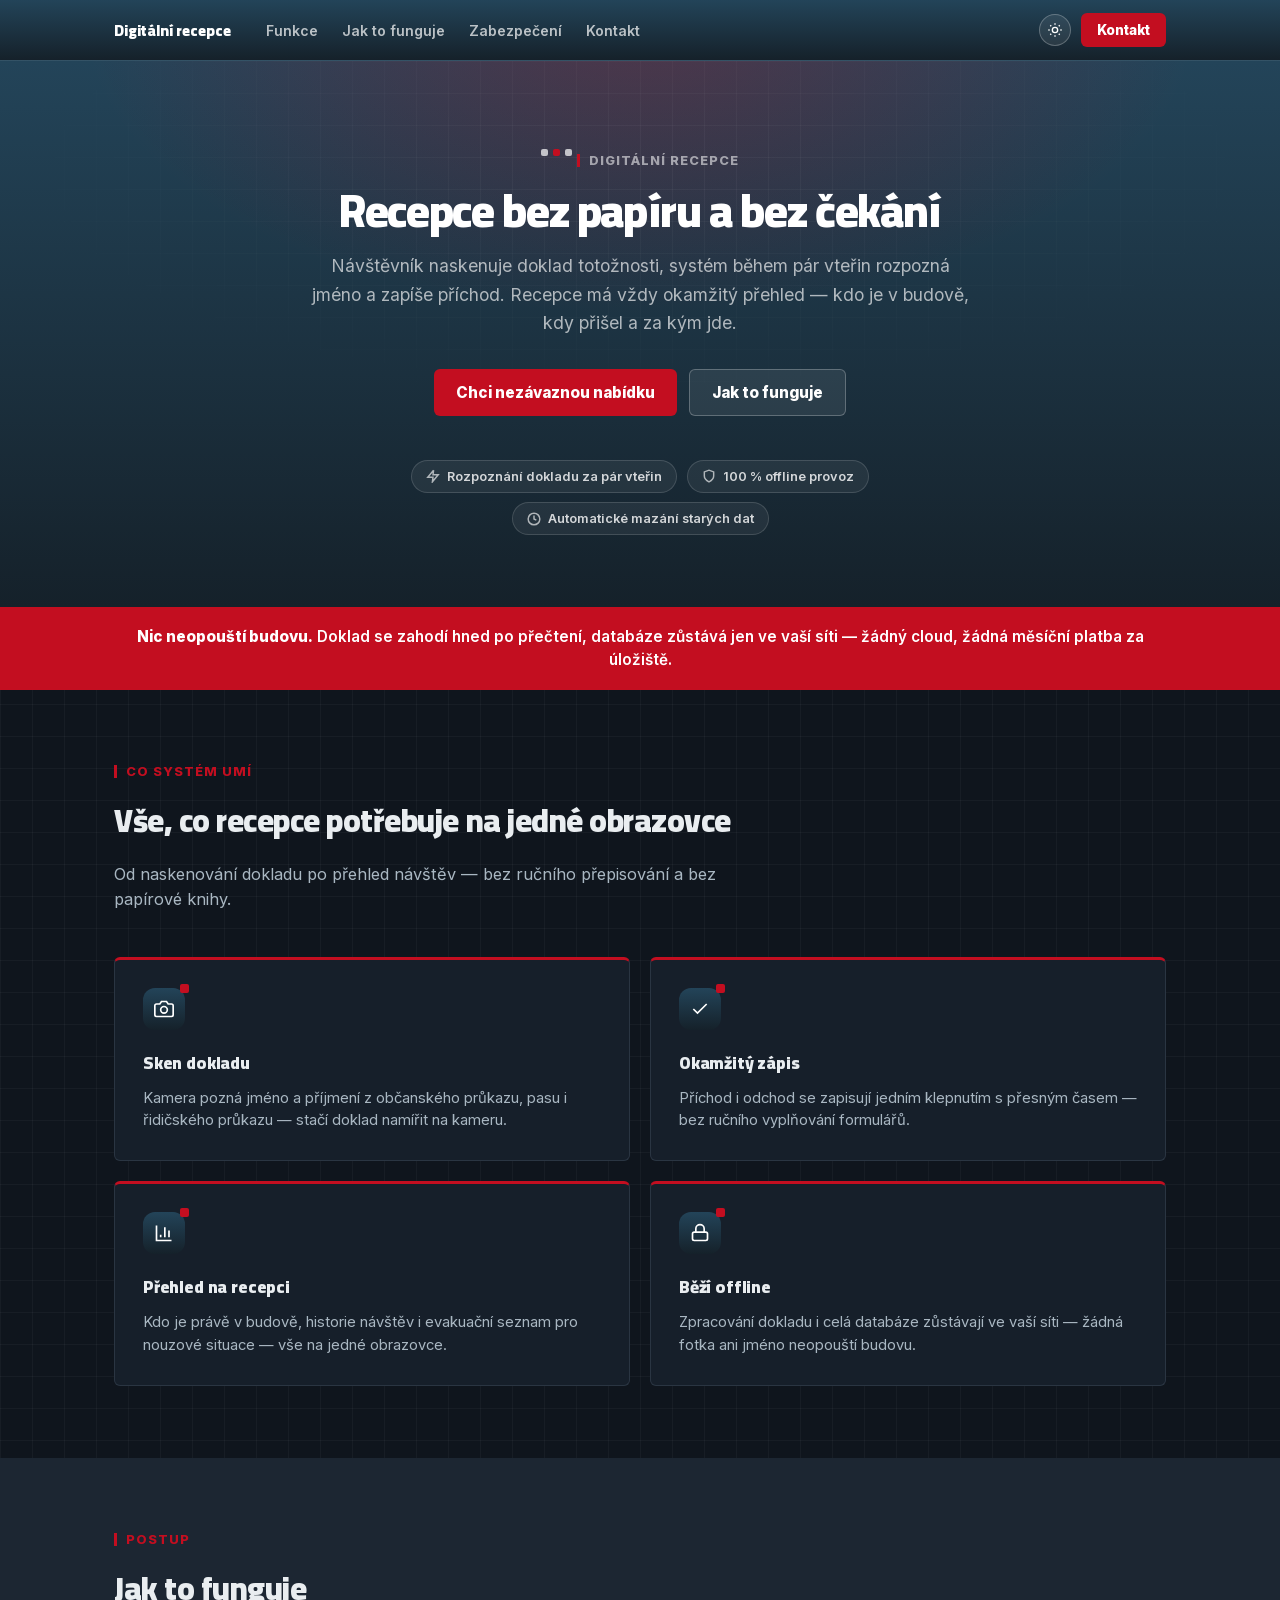
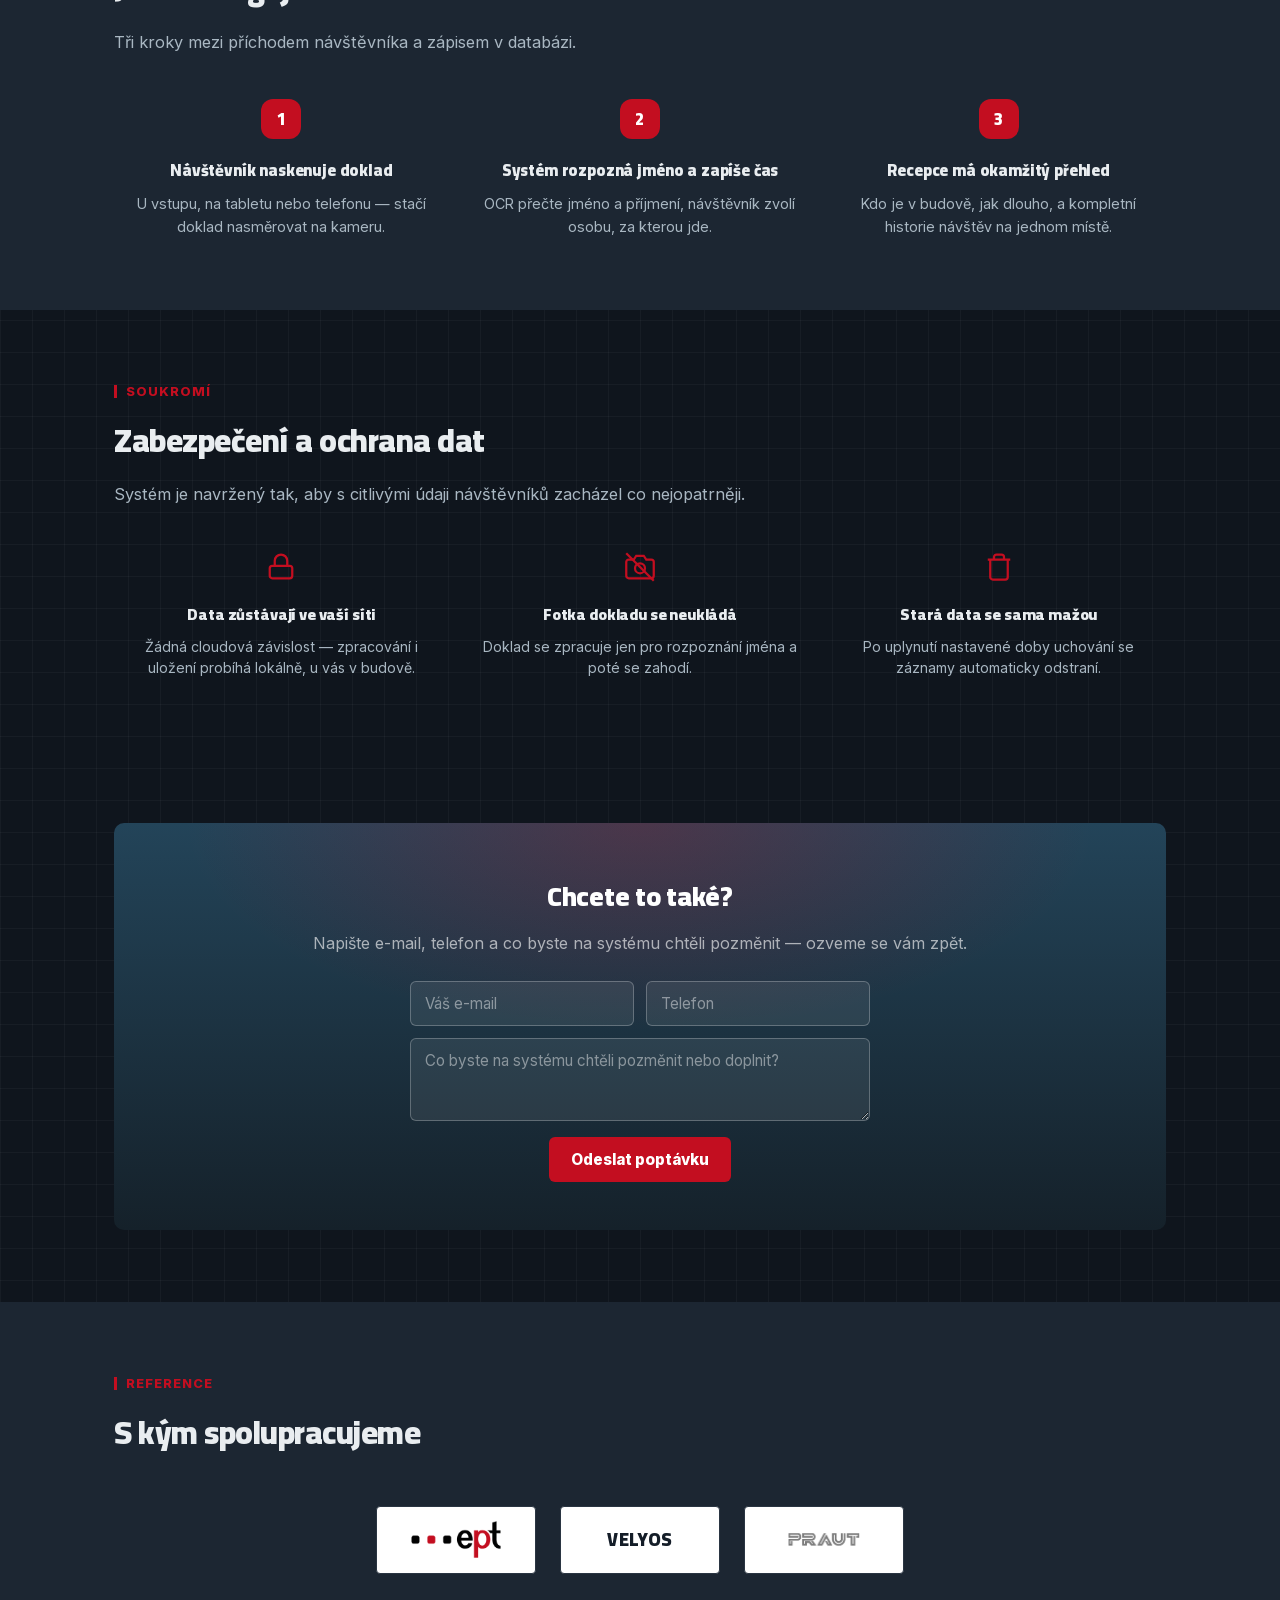
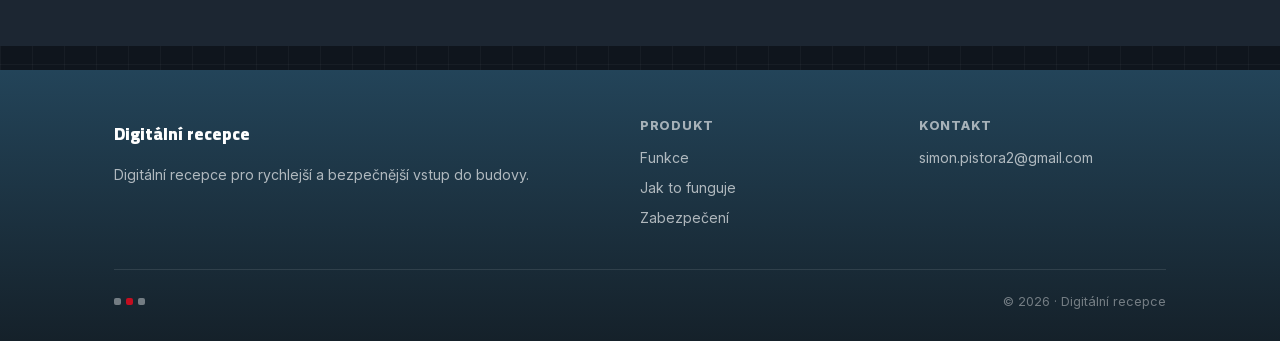
<file: Elektronická kniha návštěv 2/one-pager.html>
<!DOCTYPE html>
<html lang="cs">
<head>
<meta charset="UTF-8"/>
<meta name="viewport" content="width=device-width, initial-scale=1.0"/>
<title>Digitální recepce — přehled produktu</title>
<script>
document.documentElement.dataset.theme = localStorage.getItem('ept_theme') || 'dark';
</script>
<link rel="stylesheet" href="static/ept-fonts.css">
<link rel="stylesheet" href="static/ept-theme.css">
<style>
*{box-sizing:border-box;margin:0;padding:0}
html{scroll-behavior:smooth}
body{color:var(--ink);min-height:100vh}
a{color:inherit;text-decoration:none}
.wrap{max-width:1100px;margin:0 auto;padding:0 1.5rem}

/* ── Nav ─────────────────────────────────────────────────────────────────── */
.nav{position:sticky;top:0;z-index:20;background:var(--slate);border-bottom:1px solid rgba(255,255,255,.08)}
.nav-inner{max-width:1100px;margin:0 auto;padding:0 1.5rem;height:60px;display:flex;align-items:center;gap:1.75rem}
.nav-logo{display:flex;align-items:center;gap:10px;flex-shrink:0}
.nav-logo .chip{background:#fff;padding:5px 11px;border-radius:4px;display:inline-flex}
.nav-logo .chip img{height:18px;display:block}
.nav-logo span{color:#fff;font-family:'Cairo',sans-serif;font-weight:800;font-size:.95rem;letter-spacing:-.01em}
.nav-links{display:flex;gap:1.5rem;margin-left:.5rem}
.nav-links a{color:rgba(255,255,255,.7);font-size:.88rem;font-weight:600;transition:color .15s}
.nav-links a:hover{color:#fff}
.nav-right{display:flex;align-items:center;gap:10px;margin-left:auto}
.nav-cta{background:var(--red);color:#fff;font-size:.85rem;font-weight:700;padding:9px 16px;border-radius:var(--r);white-space:nowrap;transition:background .15s}
.nav-cta:hover{background:#8f0a18}
@media(max-width:760px){.nav-links{display:none}}

/* ── Hero ────────────────────────────────────────────────────────────────── */
.hero{
  position:relative;overflow:hidden;background:var(--slate);
  padding:5.5rem 0 4.5rem;
}
.hero::before{
  content:"";position:absolute;inset:0;pointer-events:none;
  background:radial-gradient(ellipse 900px 480px at 50% -8%, rgba(195,14,32,.28), transparent 62%);
}
.hero::after{
  content:"";position:absolute;inset:0;pointer-events:none;
  background-image:linear-gradient(rgba(255,255,255,.05) 1px, transparent 1px),
                    linear-gradient(90deg, rgba(255,255,255,.05) 1px, transparent 1px);
  background-size:32px 32px;
  mask-image:radial-gradient(ellipse 70% 60% at 50% 20%, rgba(0,0,0,.9), transparent 75%);
}
.hero-inner{position:relative;z-index:1;max-width:720px;margin:0 auto;text-align:center;padding:0 1.5rem}
.hero .dot-mark{justify-content:center;color:rgba(255,255,255,.7);margin-bottom:1.25rem}
.hero .eyebrow{justify-content:center;color:rgba(255,255,255,.55);margin-bottom:1.1rem}
.hero h1{
  font-family:'Cairo',sans-serif;font-weight:800;letter-spacing:-.03em;
  color:#fff;font-size:2.85rem;line-height:1.08;margin-bottom:1.1rem;
}
.hero p.lead{color:rgba(255,255,255,.65);font-size:1.1rem;line-height:1.6;margin-bottom:2rem}
.hero-ctas{display:flex;gap:.75rem;justify-content:center;flex-wrap:wrap;margin-bottom:2.75rem}
.btn{display:inline-flex;align-items:center;gap:8px;padding:13px 22px;font-size:.95rem;font-weight:700;border-radius:var(--r);border:none;cursor:pointer;font-family:inherit;transition:all .15s}
.btn-primary{background:var(--red);color:#fff}
.btn-primary:hover{background:#8f0a18}
.btn-ghost-dark{background:rgba(255,255,255,.08);color:#fff;border:1px solid rgba(255,255,255,.25)}
.btn-ghost-dark:hover{background:rgba(255,255,255,.16)}
.stat-row{display:flex;gap:.6rem;justify-content:center;flex-wrap:wrap}
.stat-pill{
  display:inline-flex;align-items:center;gap:7px;background:rgba(255,255,255,.06);
  border:1px solid rgba(255,255,255,.14);color:rgba(255,255,255,.8);
  font-size:.8rem;font-weight:600;padding:8px 14px;border-radius:20px;
}
.stat-pill svg{flex-shrink:0;opacity:.8}

/* ── Sekce obecně ────────────────────────────────────────────────────────── */
/* Kicker (červené pravítko + popisek) — stejný jazyk jako záhlaví kapitol ve
   visualbooku (tenká červená svislá linka vlevo od kategorie, viz str. 4-26). */
section{padding:4.5rem 0}
.eyebrow{display:inline-flex;align-items:center;gap:.55rem;font-size:.8rem;font-weight:700;letter-spacing:.08em;text-transform:uppercase}
.eyebrow-rule{width:3px;height:1em;background:var(--red);flex-shrink:0;display:inline-block}
.section-head{max-width:640px;margin:0 0 2.75rem;text-align:left}
.section-head .eyebrow{color:var(--red);margin-bottom:.7rem}
.section-head h2{font-family:'Cairo',sans-serif;font-weight:800;letter-spacing:-.015em;font-size:2rem;color:var(--ink);margin-bottom:.75rem}
.section-head p{color:var(--ink2);font-size:1.02rem;line-height:1.55}

/* ── Značkový pruh (plná červená + tučný bílý text) — přesně vzor "Hinweis"
   pásů z manuálu (str. 2, 4, 9, 17…): plná signální barva, žádné zaoblení,
   na celou šířku. */
.brand-band{background:var(--red)}
.brand-band .wrap{padding-top:1.15rem;padding-bottom:1.15rem}
.brand-band p{color:#fff;font-size:.95rem;font-weight:600;line-height:1.5;text-align:center}
.brand-band strong{font-weight:800}

/* ── Feature grid ────────────────────────────────────────────────────────── */
.feature-grid{display:grid;grid-template-columns:1fr 1fr;gap:1.25rem}
@media(max-width:700px){.feature-grid{grid-template-columns:1fr}}
/* Manuál nezná měkké UI stíny — jeho boxy jsou ploché, s tenkým rámečkem a
   ostrými rohy (viz "Logo Verwendungen" str. 7-9). Kartu proto místo stínu
   odlišuje jen tenký rámeček a stejný červený vršek jako u .stat-green
   v appce — jeden opakující se značkový detail napříč produktem. */
.feature-card{
  background:var(--surface,#fff);border:1px solid var(--border);border-top:3px solid var(--red);
  border-radius:6px;
  padding:1.75rem;
  transition:transform .15s, border-color .15s;
}
.feature-card:hover{transform:translateY(-3px);border-color:var(--red)}
.feature-icon{
  width:42px;height:42px;border-radius:12px;background:var(--slate);color:#fff;
  display:flex;align-items:center;justify-content:center;margin-bottom:1rem;
  position:relative;
}
/* Malá červená tečka v rohu — ozvěna trojtečkové značky z loga, ne plošné
   využití červené jako výplně (tu má manuál vyhrazenou jen pro akcent). */
.feature-icon::after{
  content:"";position:absolute;top:-4px;right:-4px;width:9px;height:9px;
  border-radius:2px;background:var(--red);
}
.feature-card h3{font-family:'Cairo',sans-serif;font-weight:800;font-size:1.08rem;color:var(--ink);margin-bottom:.5rem}
.feature-card p{color:var(--ink2);font-size:.92rem;line-height:1.55}

/* ── Jak to funguje — kroky ──────────────────────────────────────────────── */
.steps{display:grid;grid-template-columns:repeat(3,1fr);gap:1.5rem;position:relative}
@media(max-width:760px){.steps{grid-template-columns:1fr}}
.step{text-align:center;padding:0 .5rem}
/* Zaoblený čtverec, ne kruh — přesně tvar teček z ept loga (border-radius
   2px při 7px straně v .dot-mark), zvětšený na stejný poměr. */
.step-num{
  width:40px;height:40px;border-radius:12px;background:var(--red);color:#fff;
  display:flex;align-items:center;justify-content:center;font-family:'Cairo',sans-serif;
  font-weight:800;font-size:1.05rem;margin:0 auto 1rem;
}
.step h3{font-family:'Cairo',sans-serif;font-weight:800;font-size:1.02rem;color:var(--ink);margin-bottom:.5rem}
.step p{color:var(--ink2);font-size:.9rem;line-height:1.55}

/* ── Zabezpečení — 3 sloupce ─────────────────────────────────────────────── */
.sec-alt{background:var(--surface2)}
/* Světlý režim: přesná šedá z manuálu (str. 10) — Fläche #B3B3B3 s textem
   #333333 ("dunkelgraue Schrift"), stejná dvojice, jakou manuál předepisuje
   pro Ausbildung-inzeráty na šedém podkladu. Červená zůstává akcentem beze
   změny (kicker, step-num, ikony) — manuál: "Rot sollte weiterhin als Akzent
   verwendet werden." Bílé boxy (karty, loga) na šedé ploše čtou přesně jako
   ty ve visualbooku (např. Infotafel str. 22). */
html[data-theme="light"] .sec-alt{
  background:#B3B3B3;
  border-top:1px solid rgba(0,0,0,.12);
  border-bottom:1px solid rgba(0,0,0,.12);
}
html[data-theme="light"] .sec-alt h2,
html[data-theme="light"] .sec-alt h3{color:#333}
html[data-theme="light"] .sec-alt p{color:#333}
.trust-grid{display:grid;grid-template-columns:repeat(3,1fr);gap:1.5rem}
@media(max-width:760px){.trust-grid{grid-template-columns:1fr}}
.trust-item{text-align:center;padding:0 .5rem}
.trust-item svg{color:var(--red);margin-bottom:.9rem}
.trust-item h3{font-family:'Cairo',sans-serif;font-weight:800;font-size:.98rem;color:var(--ink);margin-bottom:.4rem}
.trust-item p{color:var(--ink2);font-size:.88rem;line-height:1.55}

/* ── Závěrečná výzva ─────────────────────────────────────────────────────── */
.cta-band{
  background:var(--slate);border-radius:10px;padding:3rem 2rem;text-align:center;
  max-width:1100px;margin:0 auto;position:relative;overflow:hidden;
}
.cta-band::before{
  content:"";position:absolute;inset:0;pointer-events:none;
  background:radial-gradient(ellipse 700px 320px at 50% 0%, rgba(195,14,32,.25), transparent 65%);
}
.cta-band-inner{position:relative;z-index:1}
.cta-band h2{font-family:'Cairo',sans-serif;font-weight:800;color:#fff;font-size:1.7rem;margin-bottom:.65rem}
.cta-band p{color:rgba(255,255,255,.62);margin-bottom:1.75rem;font-size:1rem}

/* ── Footer ──────────────────────────────────────────────────────────────── */
footer{background:var(--slate);padding:3rem 0 2rem;margin-top:1.5rem}
.footer-grid{display:grid;grid-template-columns:2fr 1fr 1fr;gap:2rem;padding-bottom:2rem;border-bottom:1px solid rgba(255,255,255,.1)}
@media(max-width:700px){.footer-grid{grid-template-columns:1fr}}
.footer-col h4{color:#fff;font-size:.78rem;font-weight:700;letter-spacing:.06em;text-transform:uppercase;margin-bottom:.9rem;opacity:.6}
.footer-col a,.footer-col p{display:block;color:rgba(255,255,255,.65);font-size:.88rem;margin-bottom:.55rem;line-height:1.5}
.footer-col a:hover{color:#fff}
.footer-brand{color:#fff;font-family:'Cairo',sans-serif;font-weight:800;font-size:1.05rem;margin-bottom:.9rem}

/* ── S kým spolupracujeme ────────────────────────────────────────────────── */
.partner-row{display:flex;justify-content:center;align-items:center;gap:1.5rem;flex-wrap:wrap}
/* Plochý rámeček bez stínu — stejné plné boxy jako logo-swatche na
   str. 7-9 manuálu, ne zavěšená UI karta. */
.partner-chip{
  background:#fff;border:1px solid var(--border);border-radius:4px;
  width:10rem;height:4.25rem;display:inline-flex;align-items:center;justify-content:center;
}
/* Loga mají hodně odlišný poměr stran (EPT skoro čtvercové, PRAUT dlouhý úzký
   wordmark) — object-fit:contain v pevně stejně velkém rámečku je zmenší na
   vizuálně stejnou "váhu", místo aby jen sdílela stejnou výšku. */
.partner-chip img{max-width:74%;max-height:56%;object-fit:contain;display:block}
.partner-chip.partner-text{
  font-family:'Cairo',sans-serif;font-weight:800;font-size:1.15rem;
  color:#141d28;letter-spacing:.02em;
}
.footer-bottom{padding-top:1.5rem;display:flex;justify-content:space-between;align-items:center;flex-wrap:wrap;gap:1rem}
.footer-bottom p{color:rgba(255,255,255,.4);font-size:.8rem}
.footer-dotmark{color:rgba(255,255,255,.4)}
.placeholder{color:#ff9aa0;font-style:italic}

/* ── Přepínač den/noc — umístěný v navu, stejný jazyk jako v appce ─────────── */
.theme-toggle{
  width:32px;height:32px;padding:0;flex-shrink:0;border-radius:50%;
  border:1px solid rgba(255,255,255,.25);background:rgba(255,255,255,.08);color:#fff;
  display:inline-flex;align-items:center;justify-content:center;cursor:pointer;transition:background .13s;
}
.theme-toggle:hover{background:rgba(255,255,255,.18)}
.theme-toggle svg{width:16px;height:16px}
.theme-toggle .i-moon{display:block}
.theme-toggle .i-sun{display:none}
html[data-theme="dark"] .theme-toggle .i-moon{display:none}
html[data-theme="dark"] .theme-toggle .i-sun{display:block}

/* ── Poptávkový formulář v cta-band ──────────────────────────────────────── */
.hidden{display:none!important}
.lead-form{display:flex;flex-direction:column;gap:.75rem;max-width:460px;margin:0 auto;text-align:left}
.lead-row{display:flex;gap:.75rem}
@media(max-width:520px){.lead-row{flex-direction:column}}
.lead-form input,.lead-form textarea{
  width:100%;padding:12px 14px;border-radius:var(--r);
  background:rgba(255,255,255,.08);border:1px solid rgba(255,255,255,.25);
  color:#fff;font-family:inherit;font-size:.95rem;resize:vertical;
}
.lead-form input::placeholder,.lead-form textarea::placeholder{color:rgba(255,255,255,.45)}
.lead-form input:focus,.lead-form textarea:focus{
  outline:none;border-color:var(--red);box-shadow:0 0 0 3px rgba(195,14,32,.25);
}
.lead-form button{align-self:center;margin-top:.25rem}
.lead-err{color:#ff9aa0;font-size:.85rem;text-align:center}
html[data-theme="light"] .lead-err{color:var(--red)}

/* ══════════════════════════════════════════════════════════════════════════
   SVĚTLÝ REŽIM — chrome prvky (nav, hero, formulářový pruh, patička) byly
   natvrdo tmavé bez ohledu na přepínač, takže "světlý režim" byl světlý jen
   uprostřed stránky. Tady se rozsvítí opravdu celá stránka odshora dolů.
   ══════════════════════════════════════════════════════════════════════════ */
html[data-theme="light"] .nav{background:#fff;border-bottom-color:var(--border)}
html[data-theme="light"] .nav-logo span{color:var(--ink)}
html[data-theme="light"] .nav-links a{color:var(--ink2)}
html[data-theme="light"] .nav-links a:hover{color:var(--ink)}
html[data-theme="light"] .theme-toggle{background:var(--surface2);border-color:var(--border);color:var(--ink)}
html[data-theme="light"] .theme-toggle:hover{background:var(--border)}

html[data-theme="light"] .hero{background:#fff}
html[data-theme="light"] .hero::before{
  background:radial-gradient(ellipse 900px 480px at 50% -8%, rgba(195,14,32,.14), transparent 62%);
}
html[data-theme="light"] .hero::after{
  background-image:linear-gradient(rgba(20,29,40,.045) 1px, transparent 1px),
                    linear-gradient(90deg, rgba(20,29,40,.045) 1px, transparent 1px);
}
html[data-theme="light"] .hero .dot-mark{color:var(--ink3)}
html[data-theme="light"] .hero .eyebrow{color:var(--red)}
html[data-theme="light"] .hero h1{color:var(--ink)}
html[data-theme="light"] .hero p.lead{color:var(--ink2)}
html[data-theme="light"] .btn-ghost-dark{background:var(--surface2);color:var(--ink);border-color:var(--border)}
html[data-theme="light"] .btn-ghost-dark:hover{background:var(--border)}
html[data-theme="light"] .stat-pill{background:var(--surface2);border-color:var(--border);color:var(--ink2)}

html[data-theme="light"] .cta-band{
  background:#fff;border:1px solid var(--border);
}
html[data-theme="light"] .cta-band::before{
  background:radial-gradient(ellipse 700px 320px at 50% 0%, rgba(195,14,32,.10), transparent 65%);
}
html[data-theme="light"] .cta-band h2{color:var(--ink)}
html[data-theme="light"] .cta-band p{color:var(--ink2)}
html[data-theme="light"] .lead-form input,
html[data-theme="light"] .lead-form textarea{background:#fff;border-color:var(--border);color:var(--ink)}
html[data-theme="light"] .lead-form input::placeholder,
html[data-theme="light"] .lead-form textarea::placeholder{color:var(--ink3)}

html[data-theme="light"] footer{background:var(--surface2);border-top:1px solid var(--border)}
html[data-theme="light"] .footer-grid{border-bottom-color:var(--border)}
html[data-theme="light"] .footer-col h4{color:var(--ink3);opacity:1}
html[data-theme="light"] .footer-col a,
html[data-theme="light"] .footer-col p{color:var(--ink2)}
html[data-theme="light"] .footer-col a:hover{color:var(--ink)}
html[data-theme="light"] .footer-brand{color:var(--ink)}
html[data-theme="light"] .footer-bottom p{color:var(--ink3)}
html[data-theme="light"] .footer-dotmark{color:var(--ink3)}
</style>
</head>
<body>

<nav class="nav">
  <div class="nav-inner">
    <div class="nav-logo">
      <span>Digitální recepce</span>
    </div>
    <div class="nav-links">
      <a href="#funkce">Funkce</a>
      <a href="#jak-to-funguje">Jak to funguje</a>
      <a href="#zabezpeceni">Zabezpečení</a>
      <a href="#kontakt">Kontakt</a>
    </div>
    <div class="nav-right">
      <button class="theme-toggle" onclick="toggleTheme()" title="Přepnout denní/noční režim" aria-label="Přepnout denní/noční režim">
        <svg class="i-moon" fill="none" stroke="currentColor" stroke-width="2" viewBox="0 0 24 24"><path d="M21 12.79A9 9 0 1 1 11.21 3 7 7 0 0 0 21 12.79z"/></svg>
        <svg class="i-sun" fill="none" stroke="currentColor" stroke-width="2" viewBox="0 0 24 24"><circle cx="12" cy="12" r="4"/><path d="M12 2v2M12 20v2M4.93 4.93l1.41 1.41M17.66 17.66l1.41 1.41M2 12h2M20 12h2M6.34 17.66l-1.41 1.41M19.07 4.93l-1.41 1.41"/></svg>
      </button>
      <a class="nav-cta" href="#dotaznik">Kontakt</a>
    </div>
  </div>
</nav>

<header class="hero">
  <div class="hero-inner">
    <span class="dot-mark"><span class="d dk"></span><span class="d dr"></span><span class="d dk"></span></span>
    <div class="eyebrow"><span class="eyebrow-rule"></span>Digitální recepce</div>
    <h1>Recepce bez papíru a bez čekání</h1>
    <p class="lead">Návštěvník naskenuje doklad totožnosti, systém během pár vteřin
      rozpozná jméno a zapíše příchod. Recepce má vždy okamžitý přehled — kdo je
      v budově, kdy přišel a za kým jde.</p>
    <div class="hero-ctas">
      <a class="btn btn-primary" href="#dotaznik">Chci nezávaznou nabídku</a>
      <a class="btn btn-ghost-dark" href="#jak-to-funguje">Jak to funguje</a>
    </div>
    <div class="stat-row">
      <span class="stat-pill">
        <svg width="14" height="14" fill="none" stroke="currentColor" stroke-width="2.5" viewBox="0 0 24 24"><polyline points="13 2 3 14 12 14 11 22 21 10 12 10 13 2"/></svg>
        Rozpoznání dokladu za pár vteřin
      </span>
      <span class="stat-pill">
        <svg width="14" height="14" fill="none" stroke="currentColor" stroke-width="2.5" viewBox="0 0 24 24"><path d="M12 22s8-4 8-10V5l-8-3-8 3v7c0 6 8 10 8 10z"/></svg>
        100 % offline provoz
      </span>
      <span class="stat-pill">
        <svg width="14" height="14" fill="none" stroke="currentColor" stroke-width="2.5" viewBox="0 0 24 24"><circle cx="12" cy="12" r="10"/><polyline points="12 6 12 12 16 14"/></svg>
        Automatické mazání starých dat
      </span>
    </div>
  </div>
</header>

<div class="brand-band">
  <div class="wrap">
    <p><strong>Nic neopouští budovu.</strong> Doklad se zahodí hned po přečtení, databáze zůstává jen ve vaší síti — žádný cloud, žádná měsíční platba za úložiště.</p>
  </div>
</div>

<section id="funkce">
  <div class="wrap">
    <div class="section-head">
      <div class="eyebrow"><span class="eyebrow-rule"></span>Co systém umí</div>
      <h2>Vše, co recepce potřebuje na jedné obrazovce</h2>
      <p>Od naskenování dokladu po přehled návštěv — bez ručního přepisování a bez papírové knihy.</p>
    </div>
    <div class="feature-grid">
      <div class="feature-card">
        <div class="feature-icon">
          <svg width="20" height="20" fill="none" stroke="currentColor" stroke-width="2" viewBox="0 0 24 24"><path d="M23 19a2 2 0 0 1-2 2H3a2 2 0 0 1-2-2V8a2 2 0 0 1 2-2h4l2-3h6l2 3h4a2 2 0 0 1 2 2z"/><circle cx="12" cy="13" r="4"/></svg>
        </div>
        <h3>Sken dokladu</h3>
        <p>Kamera pozná jméno a příjmení z občanského průkazu, pasu i řidičského
          průkazu — stačí doklad namířit na kameru.</p>
      </div>
      <div class="feature-card">
        <div class="feature-icon">
          <svg width="20" height="20" fill="none" stroke="currentColor" stroke-width="2" viewBox="0 0 24 24"><polyline points="20 6 9 17 4 12"/></svg>
        </div>
        <h3>Okamžitý zápis</h3>
        <p>Příchod i odchod se zapisují jedním klepnutím s přesným časem —
          bez ručního vyplňování formulářů.</p>
      </div>
      <div class="feature-card">
        <div class="feature-icon">
          <svg width="20" height="20" fill="none" stroke="currentColor" stroke-width="2" viewBox="0 0 24 24"><path d="M3 3v18h18"/><path d="M18 17V9M13 17V5M8 17v-3"/></svg>
        </div>
        <h3>Přehled na recepci</h3>
        <p>Kdo je právě v budově, historie návštěv i evakuační seznam pro nouzové
          situace — vše na jedné obrazovce.</p>
      </div>
      <div class="feature-card">
        <div class="feature-icon">
          <svg width="20" height="20" fill="none" stroke="currentColor" stroke-width="2" viewBox="0 0 24 24"><rect x="3" y="11" width="18" height="10" rx="2"/><path d="M7 11V7a5 5 0 0 1 10 0v4"/></svg>
        </div>
        <h3>Běží offline</h3>
        <p>Zpracování dokladu i celá databáze zůstávají ve vaší síti — žádná
          fotka ani jméno neopouští budovu.</p>
      </div>
    </div>
  </div>
</section>

<section id="jak-to-funguje" class="sec-alt">
  <div class="wrap">
    <div class="section-head">
      <div class="eyebrow"><span class="eyebrow-rule"></span>Postup</div>
      <h2>Jak to funguje</h2>
      <p>Tři kroky mezi příchodem návštěvníka a zápisem v databázi.</p>
    </div>
    <div class="steps">
      <div class="step">
        <div class="step-num">1</div>
        <h3>Návštěvník naskenuje doklad</h3>
        <p>U vstupu, na tabletu nebo telefonu — stačí doklad nasměrovat na kameru.</p>
      </div>
      <div class="step">
        <div class="step-num">2</div>
        <h3>Systém rozpozná jméno a zapíše čas</h3>
        <p>OCR přečte jméno a příjmení, návštěvník zvolí osobu, za kterou jde.</p>
      </div>
      <div class="step">
        <div class="step-num">3</div>
        <h3>Recepce má okamžitý přehled</h3>
        <p>Kdo je v budově, jak dlouho, a kompletní historie návštěv na jednom místě.</p>
      </div>
    </div>
  </div>
</section>

<section id="zabezpeceni">
  <div class="wrap">
    <div class="section-head">
      <div class="eyebrow"><span class="eyebrow-rule"></span>Soukromí</div>
      <h2>Zabezpečení a ochrana dat</h2>
      <p>Systém je navržený tak, aby s citlivými údaji návštěvníků zacházel co nejopatrněji.</p>
    </div>
    <div class="trust-grid">
      <div class="trust-item">
        <svg width="30" height="30" fill="none" stroke="currentColor" stroke-width="1.8" viewBox="0 0 24 24"><rect x="3" y="11" width="18" height="10" rx="2"/><path d="M7 11V7a5 5 0 0 1 10 0v4"/></svg>
        <h3>Data zůstávají ve vaší síti</h3>
        <p>Žádná cloudová závislost — zpracování i uložení probíhá lokálně, u vás v budově.</p>
      </div>
      <div class="trust-item">
        <svg width="30" height="30" fill="none" stroke="currentColor" stroke-width="1.8" viewBox="0 0 24 24"><path d="M23 19a2 2 0 0 1-2 2H3a2 2 0 0 1-2-2V8a2 2 0 0 1 2-2h4l2-3h6l2 3h4a2 2 0 0 1 2 2z"/><circle cx="12" cy="13" r="4"/><line x1="1" y1="1" x2="23" y2="23"/></svg>
        <h3>Fotka dokladu se neukládá</h3>
        <p>Doklad se zpracuje jen pro rozpoznání jména a poté se zahodí.</p>
      </div>
      <div class="trust-item">
        <svg width="30" height="30" fill="none" stroke="currentColor" stroke-width="1.8" viewBox="0 0 24 24"><path d="M3 6h18M8 6V4a2 2 0 0 1 2-2h4a2 2 0 0 1 2 2v2m3 0v14a2 2 0 0 1-2 2H7a2 2 0 0 1-2-2V6h14z"/></svg>
        <h3>Stará data se sama mažou</h3>
        <p>Po uplynutí nastavené doby uchování se záznamy automaticky odstraní.</p>
      </div>
    </div>
  </div>
</section>

<section>
  <div class="wrap">
    <div class="cta-band" id="dotaznik">
      <div class="cta-band-inner">
        <div id="formStep">
          <h2>Chcete to také?</h2>
          <p>Napište e-mail, telefon a co byste na systému chtěli pozměnit — ozveme se vám zpět.</p>
          <form class="lead-form" id="leadForm">
            <div class="lead-row">
              <input type="email" name="email" placeholder="Váš e-mail" required>
              <input type="tel" name="telefon" placeholder="Telefon">
            </div>
            <textarea name="co_pozmenit" placeholder="Co byste na systému chtěli pozměnit nebo doplnit?" rows="3" required></textarea>
            <button type="submit" class="btn btn-primary">Odeslat poptávku</button>
            <p id="leadErr" class="lead-err hidden">Odeslání se nepovedlo — zkuste to prosím znovu, nebo napište přímo na e-mail v patičce.</p>
          </form>
        </div>
        <div id="thankYou" class="hidden">
          <h2>Děkujeme!</h2>
          <p>Vaši poptávku jsme přijali, ozveme se vám co nejdřív.</p>
        </div>
      </div>
    </div>
  </div>
</section>

<section id="partneri" class="sec-alt">
  <div class="wrap">
    <div class="section-head">
      <div class="eyebrow"><span class="eyebrow-rule"></span>Reference</div>
      <h2>S kým spolupracujeme</h2>
    </div>
    <div class="partner-row">
      <span class="partner-chip"><img src="static/ept_logo.svg" alt="EPT"/></span>
      <span class="partner-chip partner-text">VELYOS</span>
      <span class="partner-chip"><img src="static/praut_logo.svg" alt="PRAUT"/></span>
    </div>
  </div>
</section>

<footer id="kontakt">
  <div class="wrap">
    <div class="footer-grid">
      <div class="footer-col">
        <div class="footer-brand">Digitální recepce</div>
        <p>Digitální recepce pro rychlejší a bezpečnější vstup do budovy.</p>
      </div>
      <div class="footer-col">
        <h4>Produkt</h4>
        <a href="#funkce">Funkce</a>
        <a href="#jak-to-funguje">Jak to funguje</a>
        <a href="#zabezpeceni">Zabezpečení</a>
      </div>
      <div class="footer-col">
        <h4>Kontakt</h4>
        <a href="mailto:simon.pistora2@gmail.com">simon.pistora2@gmail.com</a>
      </div>
    </div>
    <div class="footer-bottom">
      <span class="dot-mark footer-dotmark"><span class="d dk"></span><span class="d dr"></span><span class="d dk"></span></span>
      <p>© 2026 · Digitální recepce</p>
    </div>
  </div>
</footer>

<script>
function toggleTheme(){
  const next = document.documentElement.dataset.theme === 'dark' ? 'light' : 'dark';
  document.documentElement.dataset.theme = next;
  localStorage.setItem('ept_theme', next);
}

// TODO: po nasazení leads-server (viz /leads-server v repu) sem doplnit
// skutečnou URL, např. 'https://ept-leads.onrender.com/api/lead'.
const LEADS_API = 'https://REPLACE-ME.onrender.com/api/lead';

document.getElementById('leadForm').addEventListener('submit', async function(e){
  e.preventDefault();
  const f = e.target;
  const btn = f.querySelector('button[type=submit]');
  const errEl = document.getElementById('leadErr');
  errEl.classList.add('hidden');
  btn.disabled = true;

  try {
    const res = await fetch(LEADS_API, {
      method: 'POST',
      headers: {'Content-Type': 'application/json'},
      body: JSON.stringify({
        email: f.email.value.trim(),
        telefon: f.telefon.value.trim(),
        zprava: f.co_pozmenit.value.trim()
      })
    });
    if (!res.ok) throw new Error('bad status');
    document.getElementById('formStep').classList.add('hidden');
    document.getElementById('thankYou').classList.remove('hidden');
  } catch (err) {
    errEl.classList.remove('hidden');
    btn.disabled = false;
  }
});
</script>
</body>
</html>
</file>
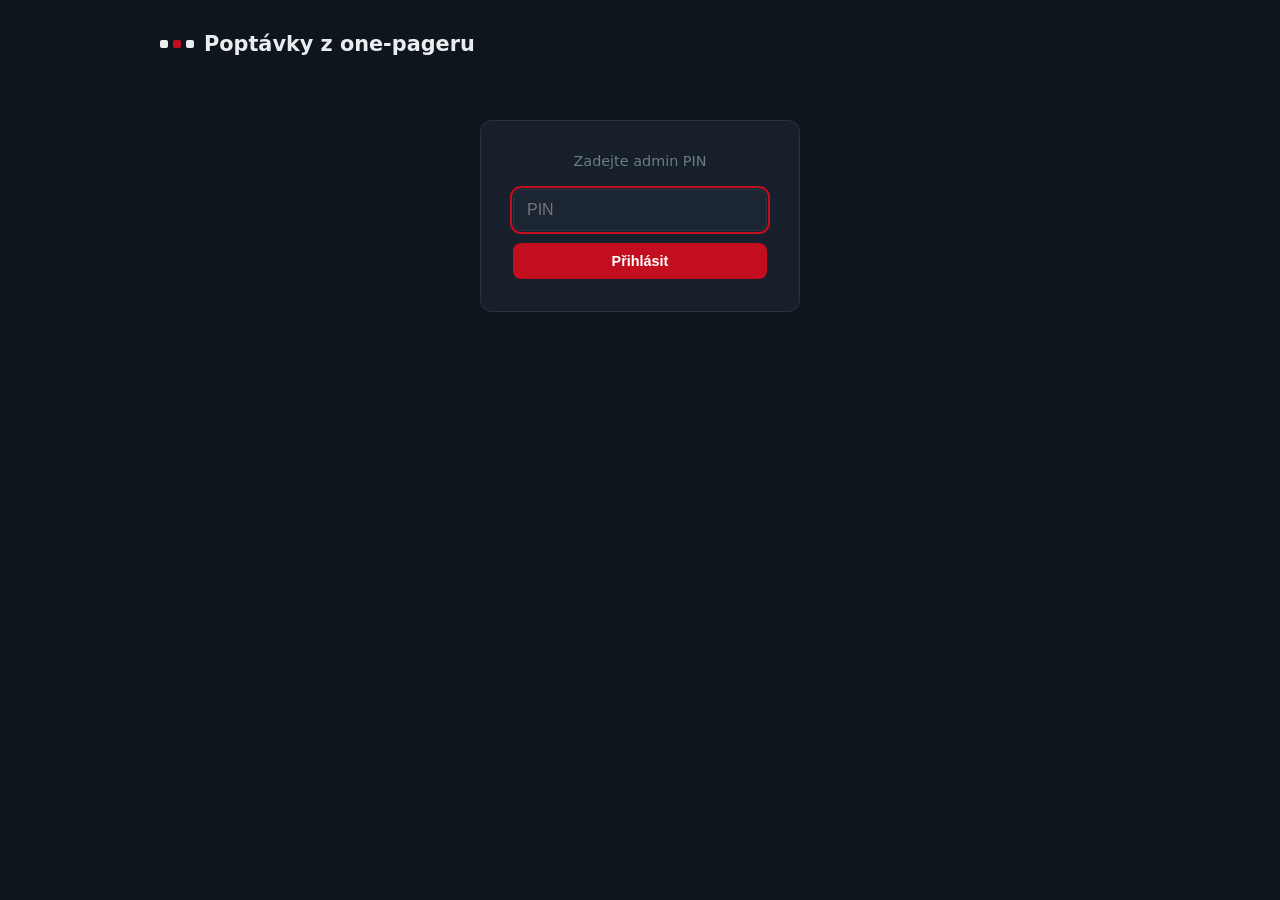
<file: leads-server/admin.html>
<!DOCTYPE html>
<html lang="cs">
<head>
<meta charset="UTF-8"/>
<meta name="viewport" content="width=device-width, initial-scale=1.0"/>
<title>Poptávky — admin</title>
<style>
*{box-sizing:border-box;margin:0;padding:0}
:root{
  --ink:#141d28;--ink2:#3c5063;--ink3:#6b7b88;
  --bg:#0f151d;--surface:#161f2a;--surface2:#1c2632;--border:#2a3542;
  --red:#c30e20;--red-bg:#341316;--red-border:#6b2530;
  --amber-bg:#332708;--amber-border:#6b5320;--amber:#fbbf24;
  --green-bg:#0f2a20;--green-border:#1f5c40;--green:#4ade80;
  --r:8px;
}
body{
  font-family:system-ui,sans-serif;background:var(--bg);color:#e9edf0;
  min-height:100vh;
}
.wrap{max-width:1000px;margin:0 auto;padding:2rem 1.25rem}
h1{font-size:1.3rem;font-weight:800;margin-bottom:1.25rem;display:flex;align-items:center;gap:10px}
/* Trojtečková značka — stejný jazyk jako ve visualbooku (černá-červená-černá
   před wordmarkem, str. 5) a napříč zbytkem produktu (one-pager, recepce). */
.dot-mark{display:inline-flex;align-items:center;gap:5px;vertical-align:middle}
.dot-mark .d{width:8px;height:8px;border-radius:2px;flex-shrink:0}
.dot-mark .dk{background:#e9edf0}
.dot-mark .dr{background:var(--red)}

/* přihlášení */
#loginCard{max-width:320px;margin:4rem auto;background:var(--surface);border:1px solid var(--border);border-radius:12px;padding:2rem;text-align:center}
#loginCard p{color:var(--ink3);margin-bottom:1.25rem;font-size:.9rem}
input[type=password],input[type=text]{
  width:100%;padding:11px 13px;border-radius:var(--r);border:1px solid var(--border);
  background:var(--surface2);color:#e9edf0;font-size:1rem;margin-bottom:.75rem;
}
input:focus{outline:2px solid var(--red);outline-offset:1px}
button{
  padding:10px 18px;border-radius:var(--r);border:none;background:var(--red);color:#fff;
  font-weight:700;font-size:.9rem;cursor:pointer;width:100%;
}
button:hover{background:#b8041a}
button.ghost{background:var(--surface2);color:#e9edf0;border:1px solid var(--border);width:auto}
.err{color:#fca5a5;font-size:.85rem;margin-top:.5rem;display:none}

/* panel */
.hidden{display:none!important}
.toolbar{display:flex;gap:.6rem;margin-bottom:1rem;flex-wrap:wrap;align-items:center}
.toolbar input[type=text]{max-width:260px;margin:0}
.toolbar select{padding:10px 12px;border-radius:var(--r);border:1px solid var(--border);background:var(--surface2);color:#e9edf0}
.toolbar .spacer{flex:1}
.toolbar button{width:auto}

table{width:100%;border-collapse:collapse;background:var(--surface);border:1px solid var(--border);border-radius:12px;overflow:hidden}
th,td{padding:10px 12px;text-align:left;font-size:.85rem;border-bottom:1px solid var(--border)}
th{color:var(--ink3);text-transform:uppercase;font-size:.7rem;letter-spacing:.05em;background:var(--surface2)}
tr:last-child td{border-bottom:none}
td.msg{max-width:320px;white-space:pre-wrap;color:#c7d0d6}
.stav{border:none;border-radius:20px;padding:4px 10px;font-size:.72rem;font-weight:700;cursor:pointer}
.stav-nove{background:var(--amber-bg);color:var(--amber);border:1px solid var(--amber-border)}
.stav-kontaktovano{background:var(--surface2);color:var(--ink3);border:1px solid var(--border)}
.stav-vyrizeno{background:var(--green-bg);color:var(--green);border:1px solid var(--green-border)}
.empty{color:var(--ink3);text-align:center;padding:2rem;font-size:.9rem}
</style>
</head>
<body>

<div class="wrap">
  <h1><span class="dot-mark"><span class="d dk"></span><span class="d dr"></span><span class="d dk"></span></span> Poptávky z one-pageru</h1>

  <div id="loginCard">
    <p>Zadejte admin PIN</p>
    <input type="password" id="pinInput" placeholder="PIN" autofocus/>
    <button onclick="prihlasit()">Přihlásit</button>
    <p class="err" id="loginErr">Nesprávný PIN.</p>
  </div>

  <div id="panel" class="hidden">
    <div class="toolbar">
      <input type="text" id="qInput" placeholder="Hledat v e-mailu / telefonu / zprávě…" oninput="nacist()"/>
      <select id="stavFilter" onchange="nacist()">
        <option value="">Všechny stavy</option>
        <option value="nove">Nové</option>
        <option value="kontaktovano">Kontaktováno</option>
        <option value="vyrizeno">Vyřízeno</option>
      </select>
      <div class="spacer"></div>
      <button class="ghost" onclick="nacist()">Obnovit</button>
      <button class="ghost" onclick="odhlasit()">Odhlásit</button>
    </div>
    <table>
      <thead>
        <tr><th>Datum</th><th>E-mail</th><th>Telefon</th><th>Zpráva</th><th>Stav</th></tr>
      </thead>
      <tbody id="tbody"></tbody>
    </table>
    <div id="empty" class="empty hidden">Žádné poptávky neodpovídají filtru.</div>
  </div>
</div>

<script>
// Stejná relativní adresa jako u ostatních API volání v projektu — admin.html
// se servíruje přímo z tohoto serveru, takže žádná pevná URL není potřeba.
const API = '';
let token = localStorage.getItem('leads_admin_token') || '';

function zobrazPanel(){
  document.getElementById('loginCard').classList.add('hidden');
  document.getElementById('panel').classList.remove('hidden');
  nacist();
}

if (token) zobrazPanel();

async function prihlasit(){
  const pin = document.getElementById('pinInput').value.trim();
  const errEl = document.getElementById('loginErr');
  errEl.style.display = 'none';
  try {
    const res = await fetch(API + '/api/admin/login', {
      method: 'POST', headers: {'Content-Type':'application/json'},
      body: JSON.stringify({pin})
    });
    const d = await res.json();
    if (!res.ok) { errEl.style.display = 'block'; return; }
    token = d.token;
    localStorage.setItem('leads_admin_token', token);
    zobrazPanel();
  } catch (e) {
    errEl.textContent = 'Server neodpovídá.';
    errEl.style.display = 'block';
  }
}

function odhlasit(){
  fetch(API + '/api/admin/logout', {method:'POST', headers:{'X-Auth-Token':token}}).catch(()=>{});
  localStorage.removeItem('leads_admin_token');
  location.reload();
}

async function nacist(){
  const q = document.getElementById('qInput').value.trim();
  const stav = document.getElementById('stavFilter').value;
  const params = new URLSearchParams();
  if (q) params.set('q', q);
  if (stav) params.set('stav', stav);

  const res = await fetch(API + '/api/admin/leads?' + params.toString(), {
    headers: {'X-Auth-Token': token}
  });
  if (res.status === 401) { localStorage.removeItem('leads_admin_token'); location.reload(); return; }
  const rows = await res.json();

  const tbody = document.getElementById('tbody');
  tbody.innerHTML = '';
  document.getElementById('empty').classList.toggle('hidden', rows.length > 0);

  for (const r of rows) {
    const tr = document.createElement('tr');
    tr.innerHTML = `
      <td>${r.vytvoreno.replace('T', ' ')}</td>
      <td>${escapeHtml(r.email)}</td>
      <td>${escapeHtml(r.telefon || '—')}</td>
      <td class="msg">${escapeHtml(r.zprava)}</td>
      <td></td>
    `;
    const stavTd = tr.lastElementChild;
    const sel = document.createElement('select');
    sel.className = 'stav stav-' + r.stav;
    sel.innerHTML = `
      <option value="nove" ${r.stav==='nove'?'selected':''}>Nové</option>
      <option value="kontaktovano" ${r.stav==='kontaktovano'?'selected':''}>Kontaktováno</option>
      <option value="vyrizeno" ${r.stav==='vyrizeno'?'selected':''}>Vyřízeno</option>
    `;
    sel.onchange = () => zmenitStav(r.id, sel.value, sel);
    stavTd.appendChild(sel);
    tbody.appendChild(tr);
  }
}

async function zmenitStav(id, stav, selEl){
  await fetch(API + `/api/admin/leads/${id}`, {
    method: 'PATCH',
    headers: {'Content-Type':'application/json', 'X-Auth-Token': token},
    body: JSON.stringify({stav})
  });
  selEl.className = 'stav stav-' + stav;
}

function escapeHtml(s){
  const d = document.createElement('div');
  d.textContent = s;
  return d.innerHTML;
}
</script>
</body>
</html>
</file>
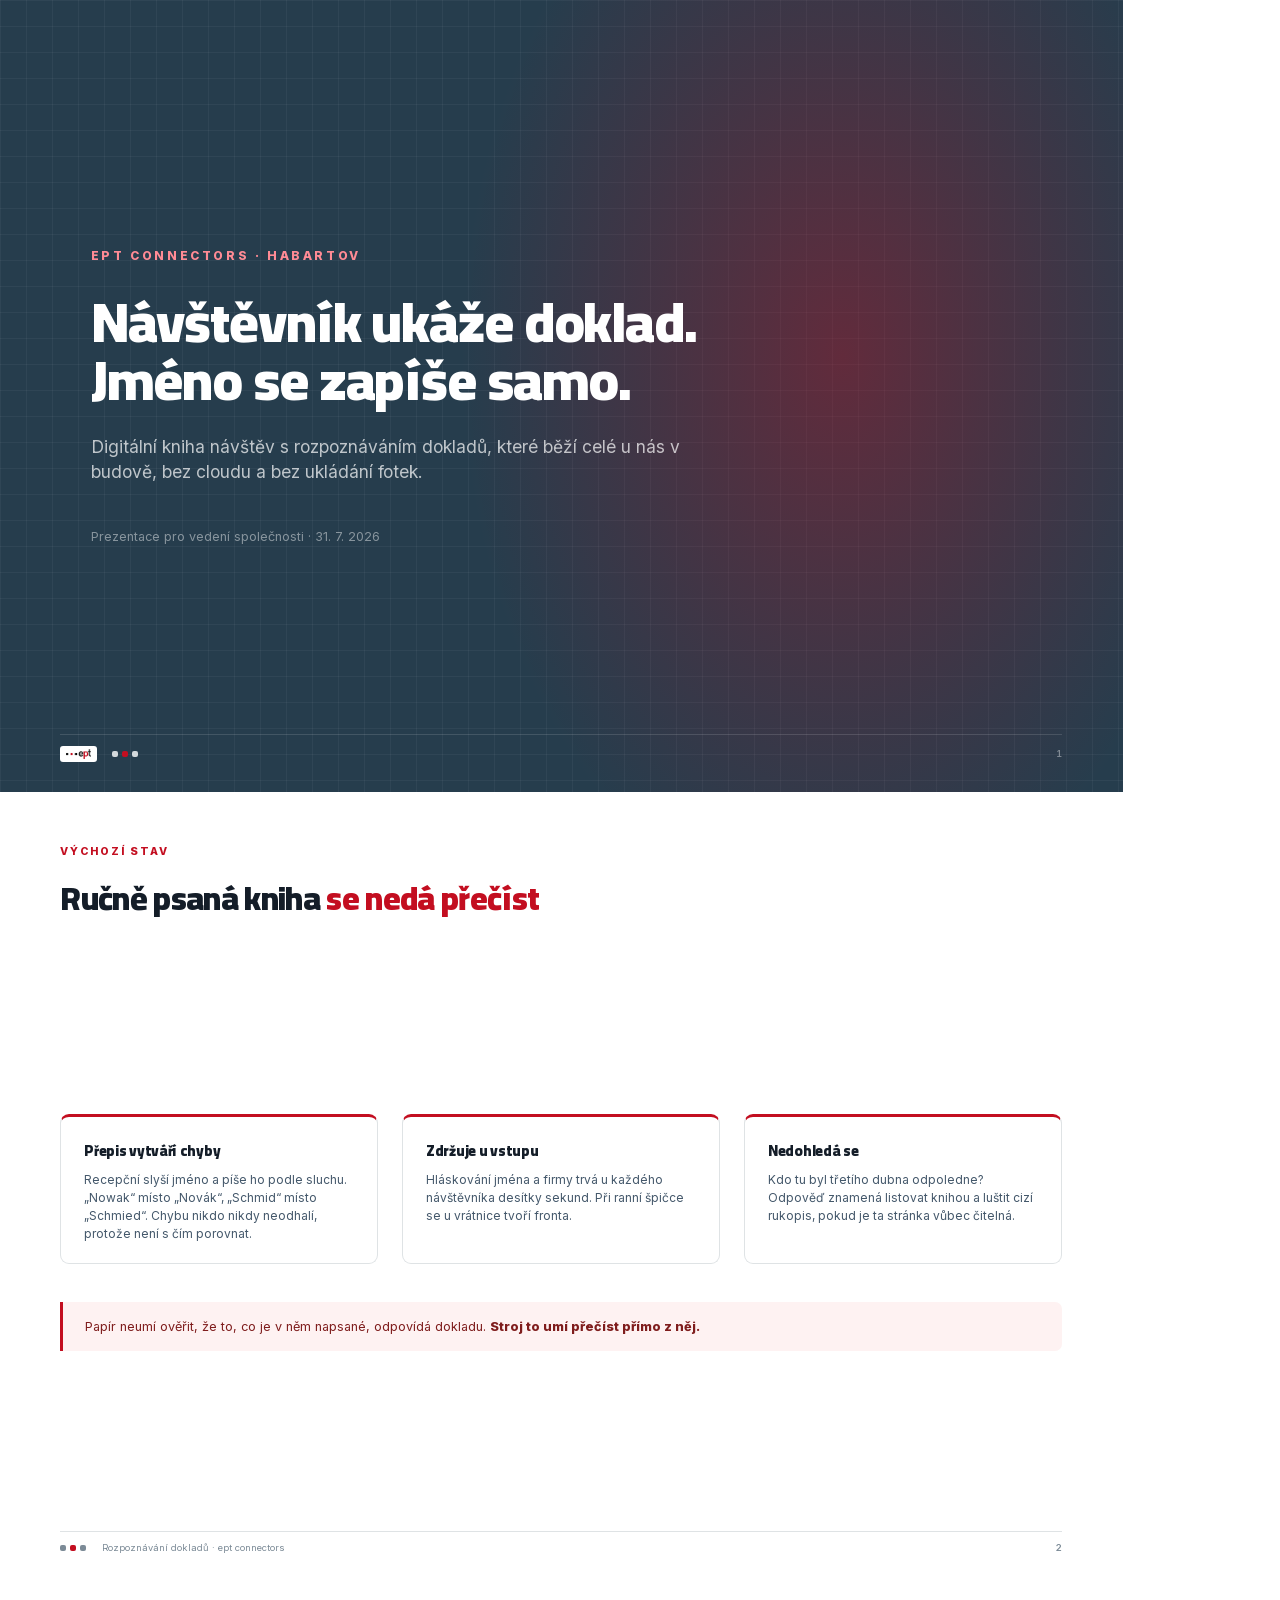
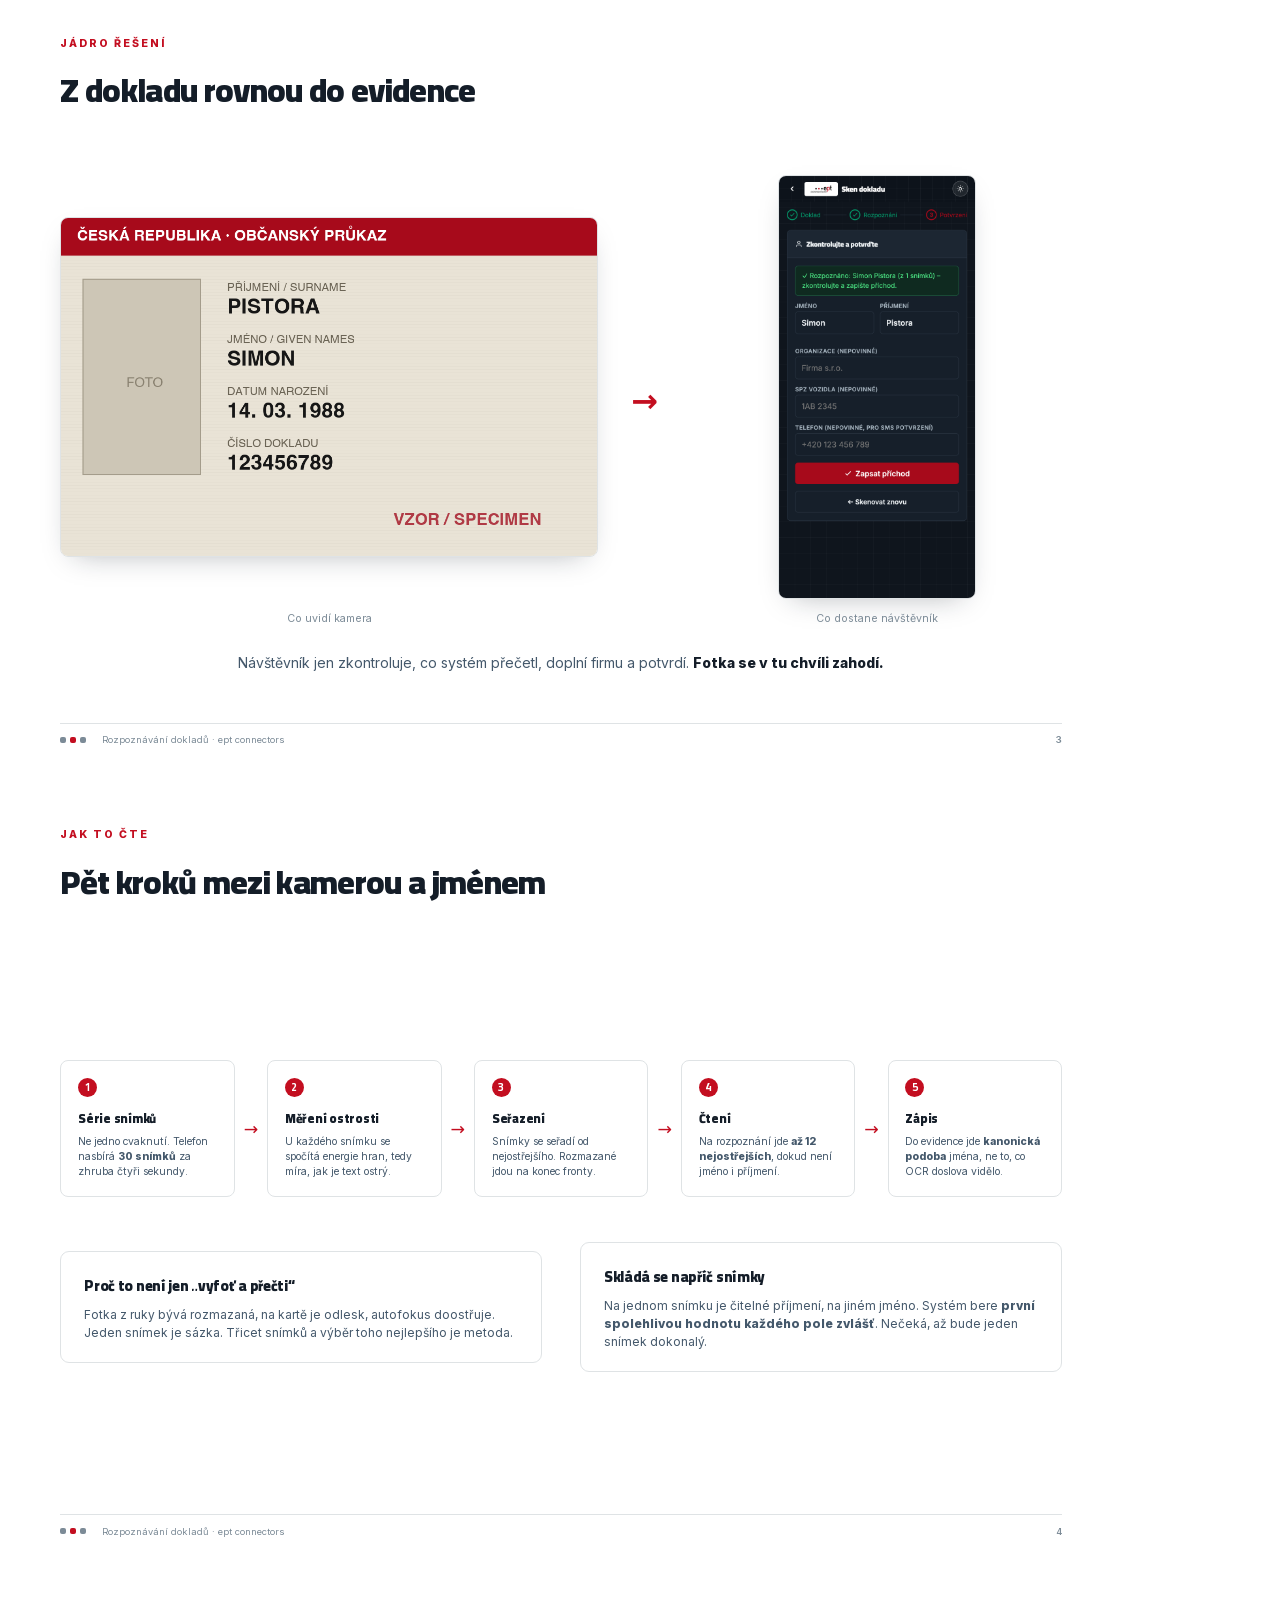
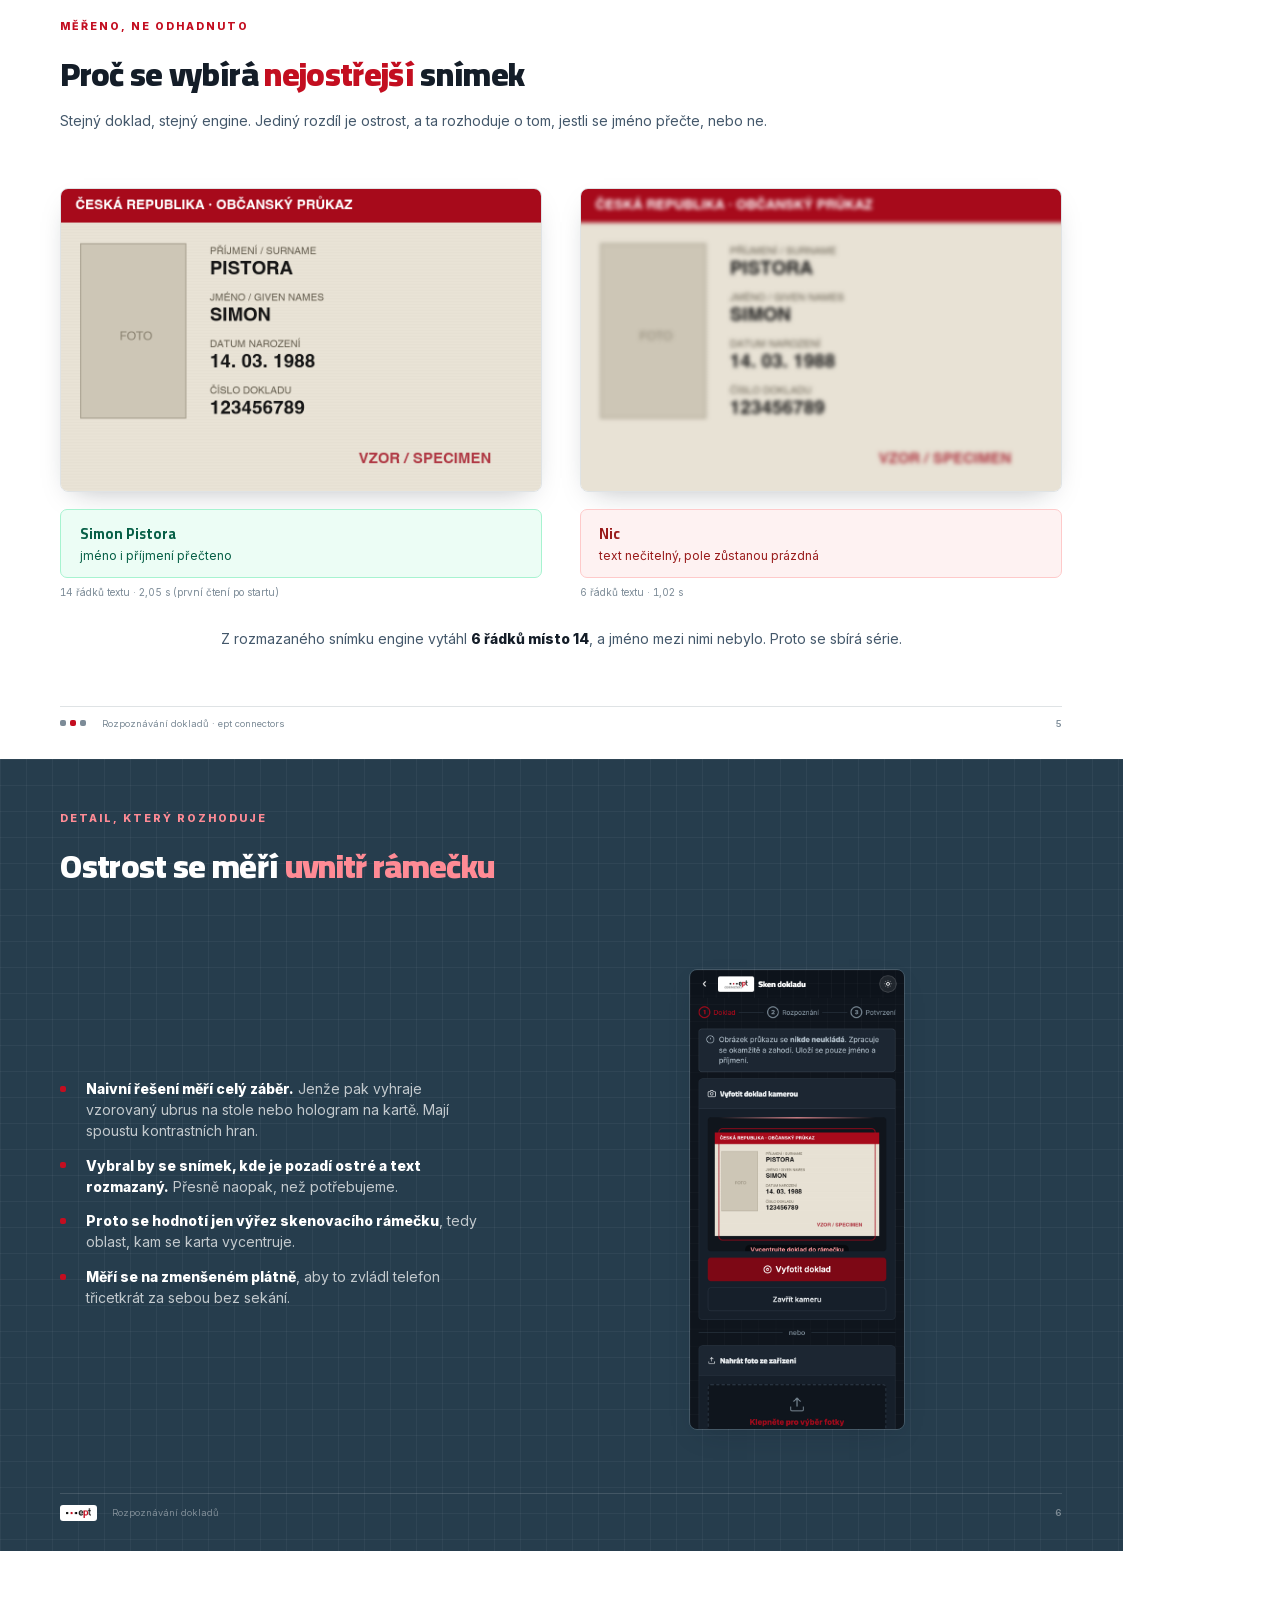
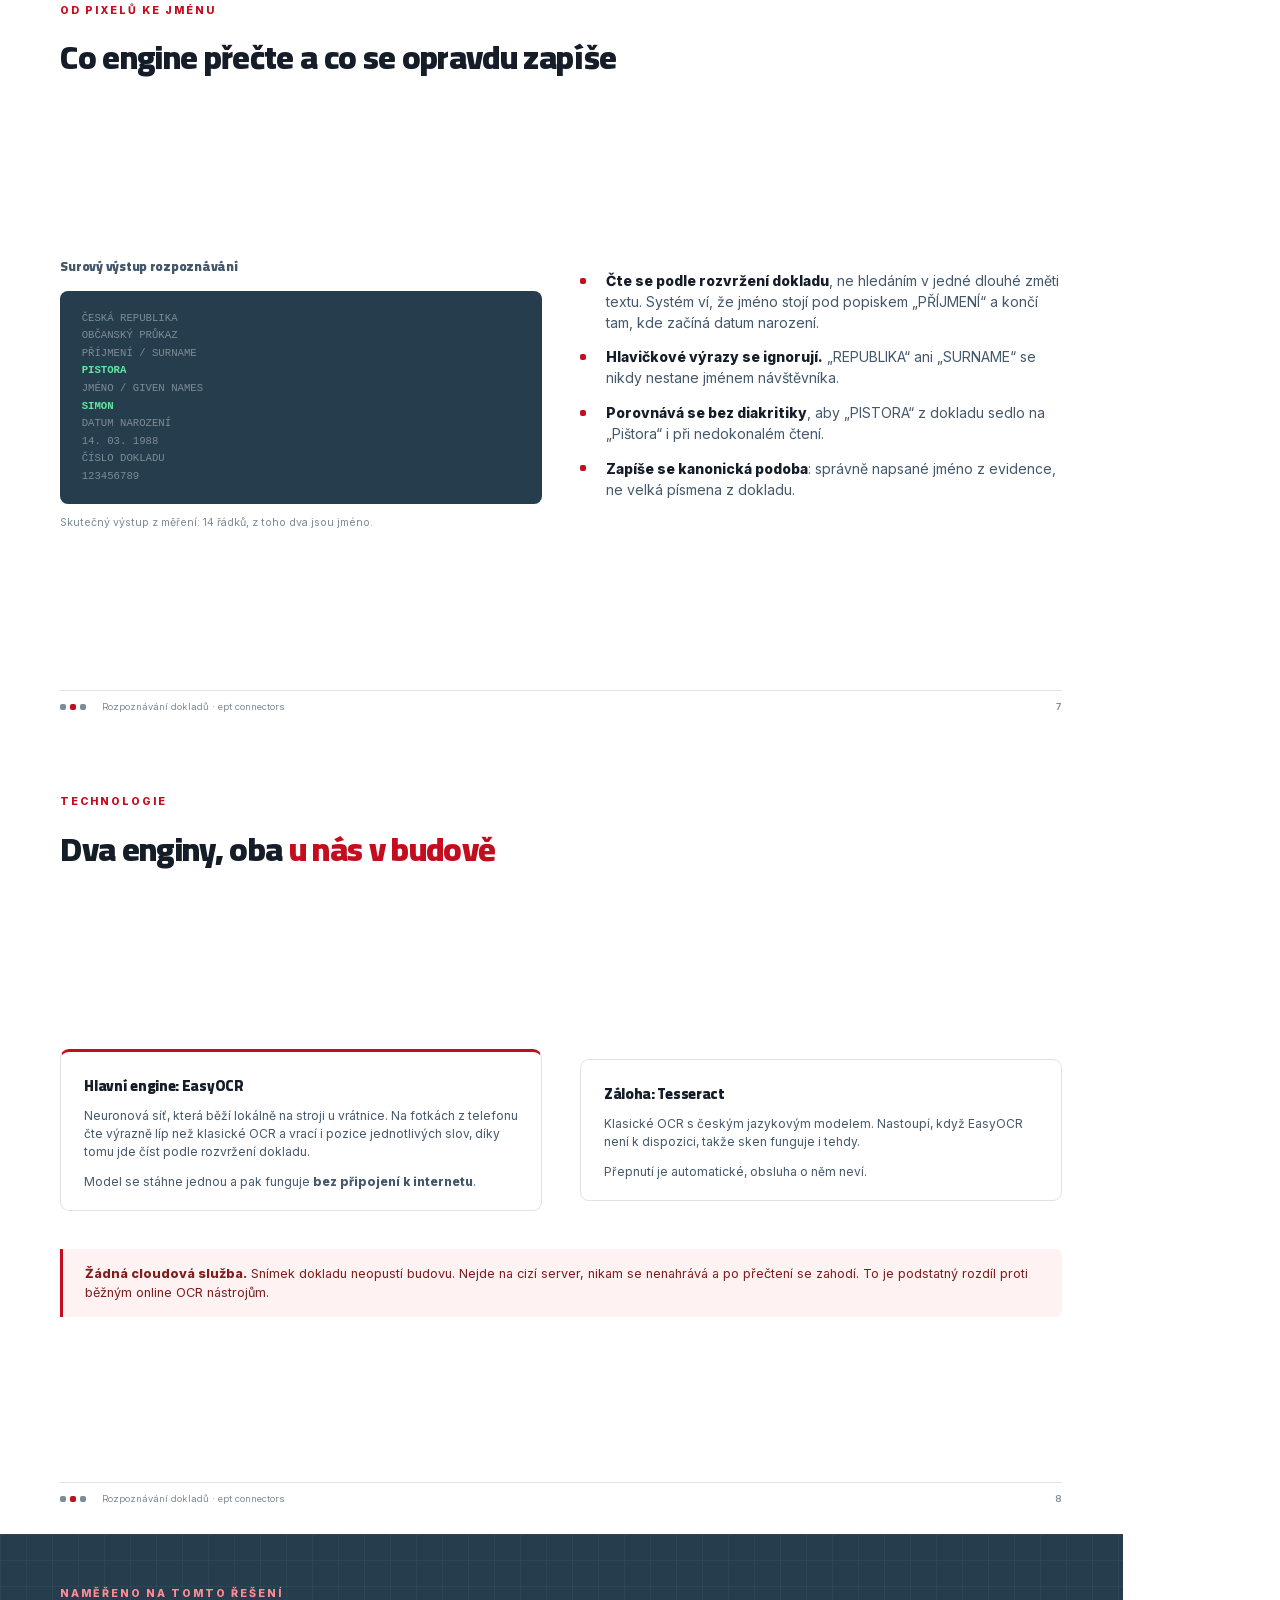
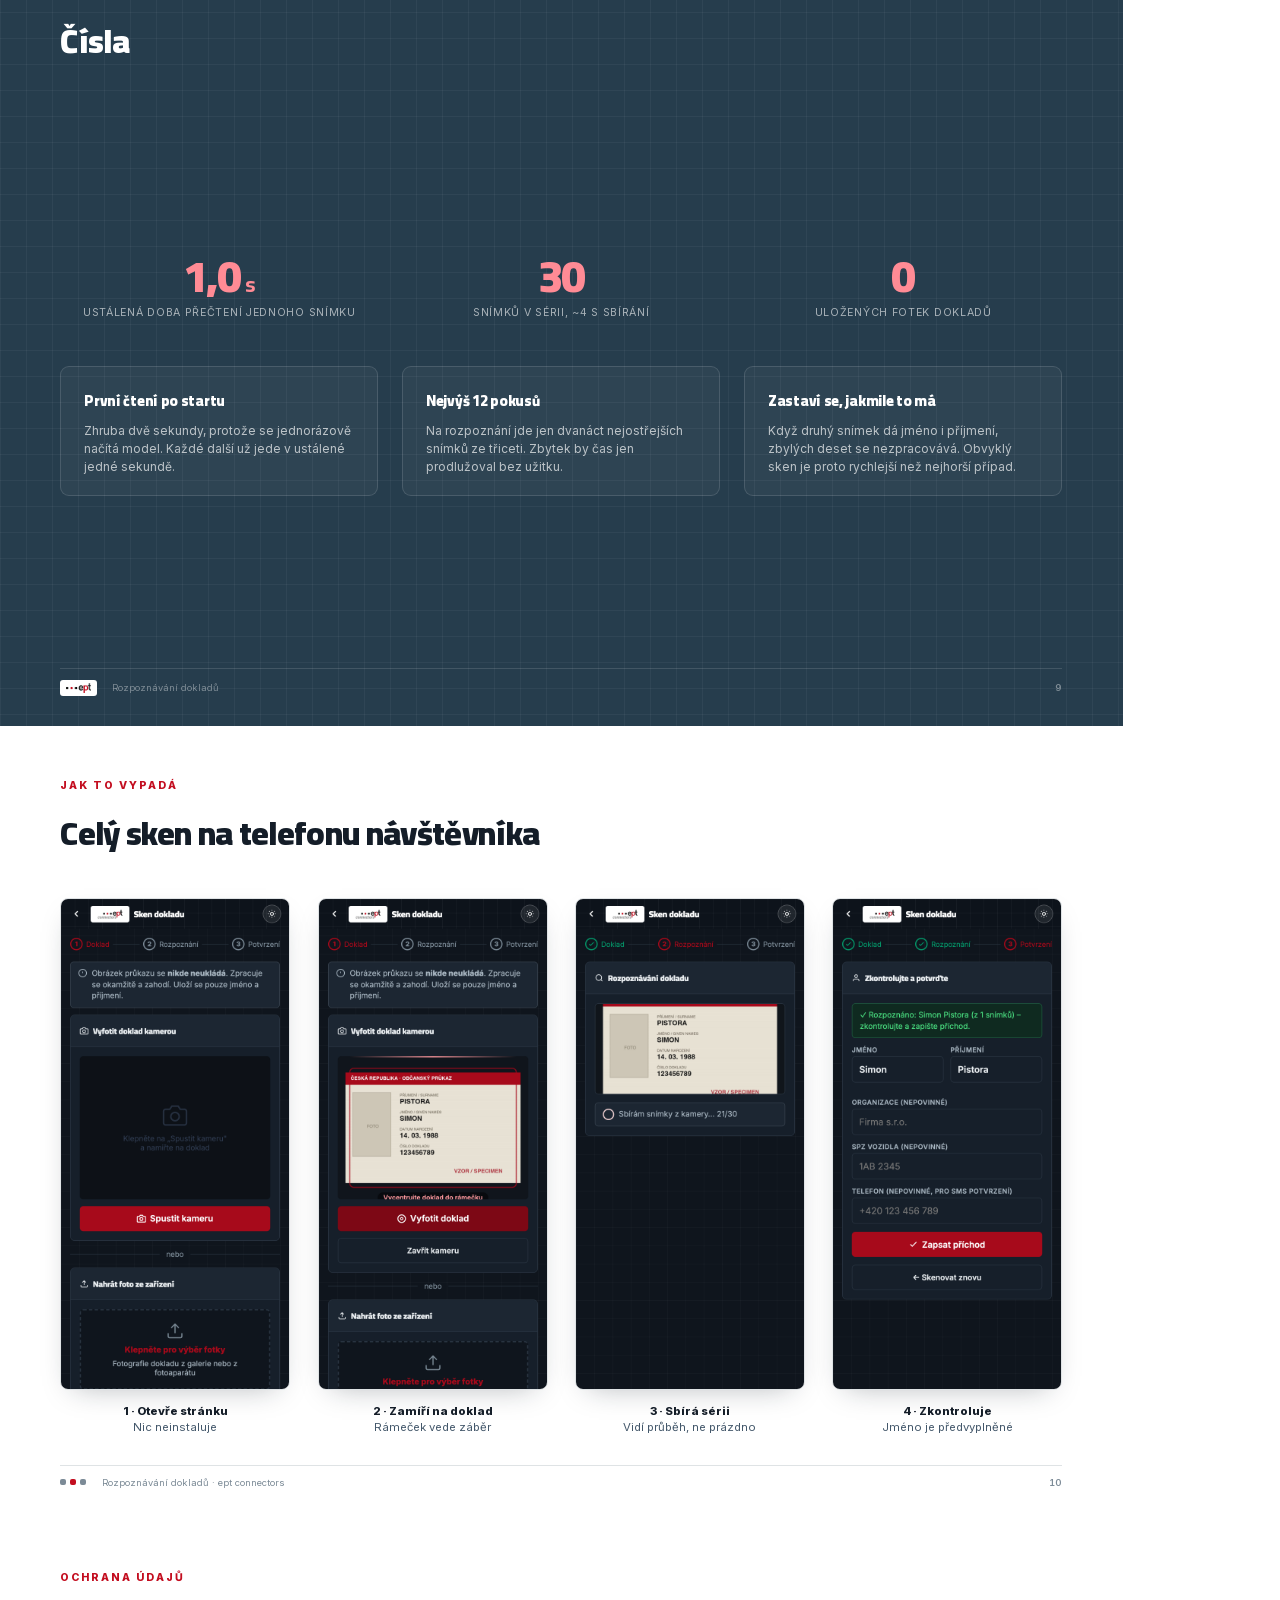
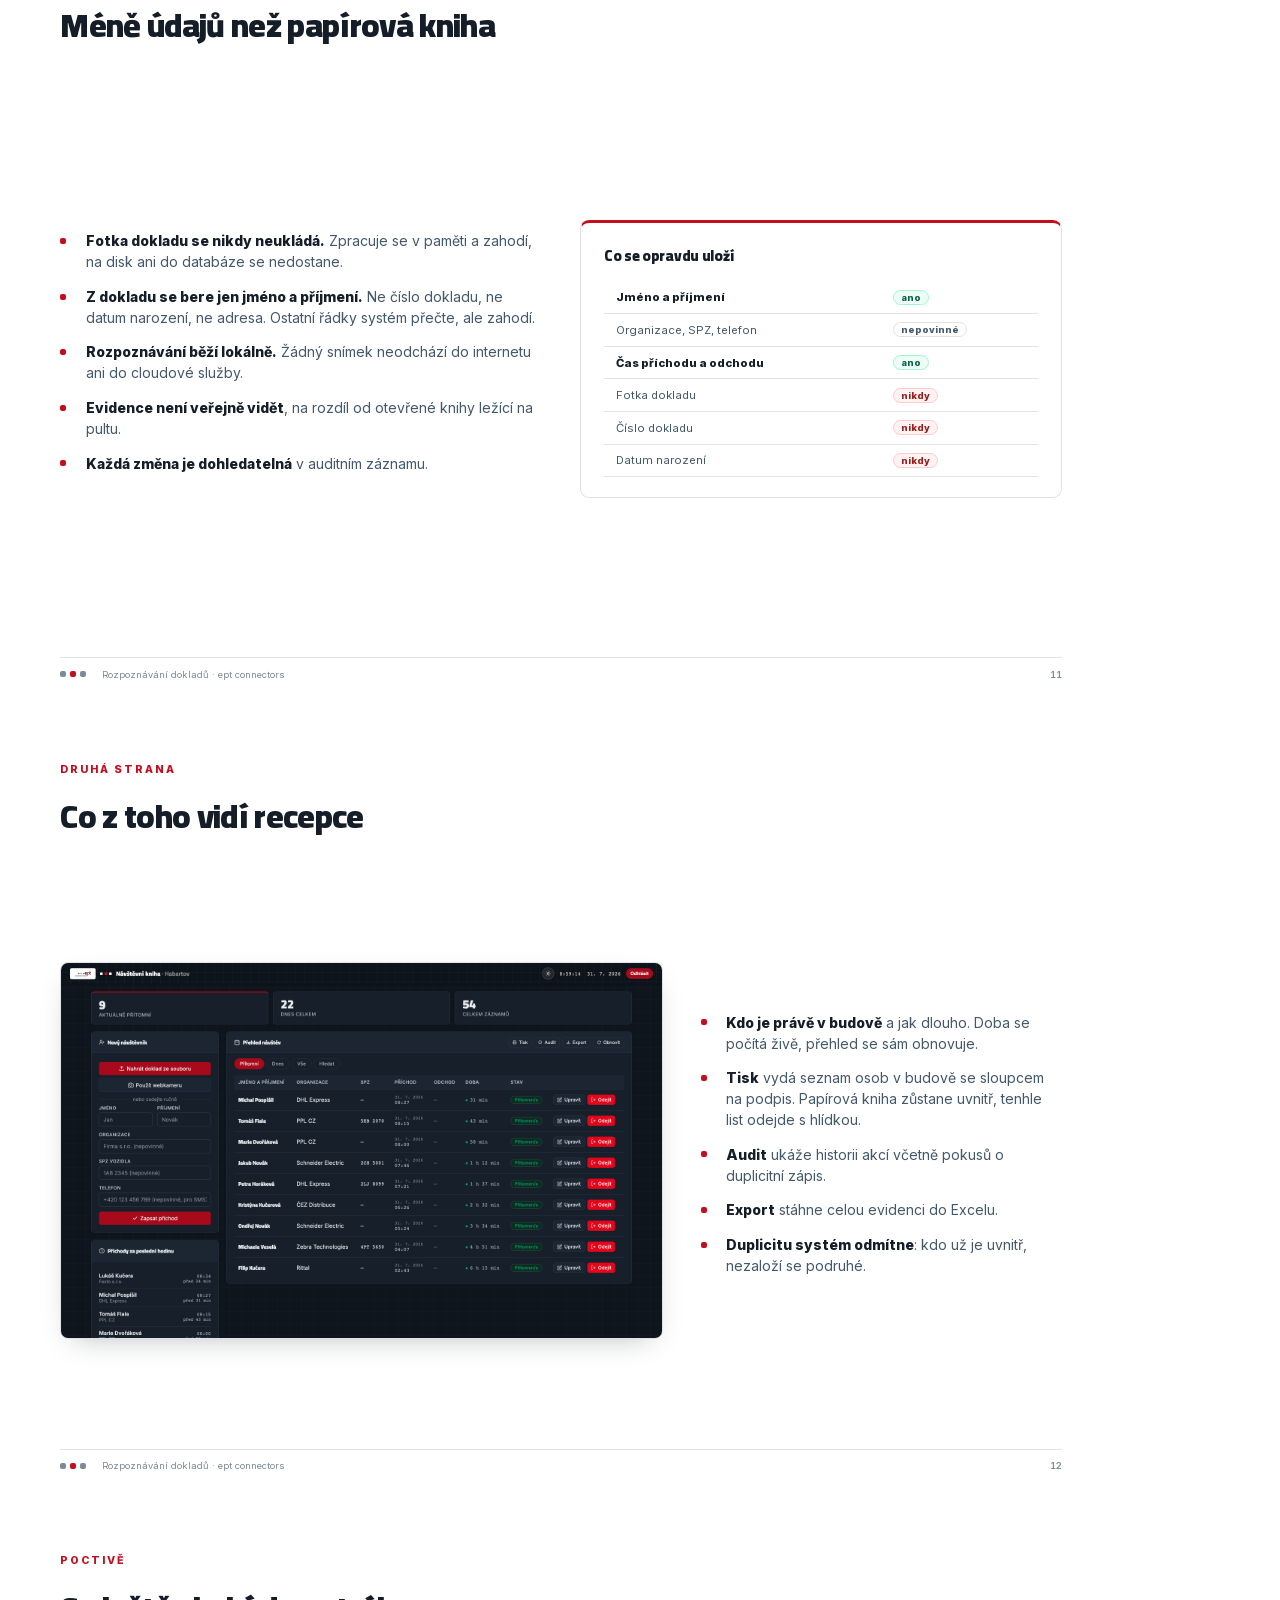
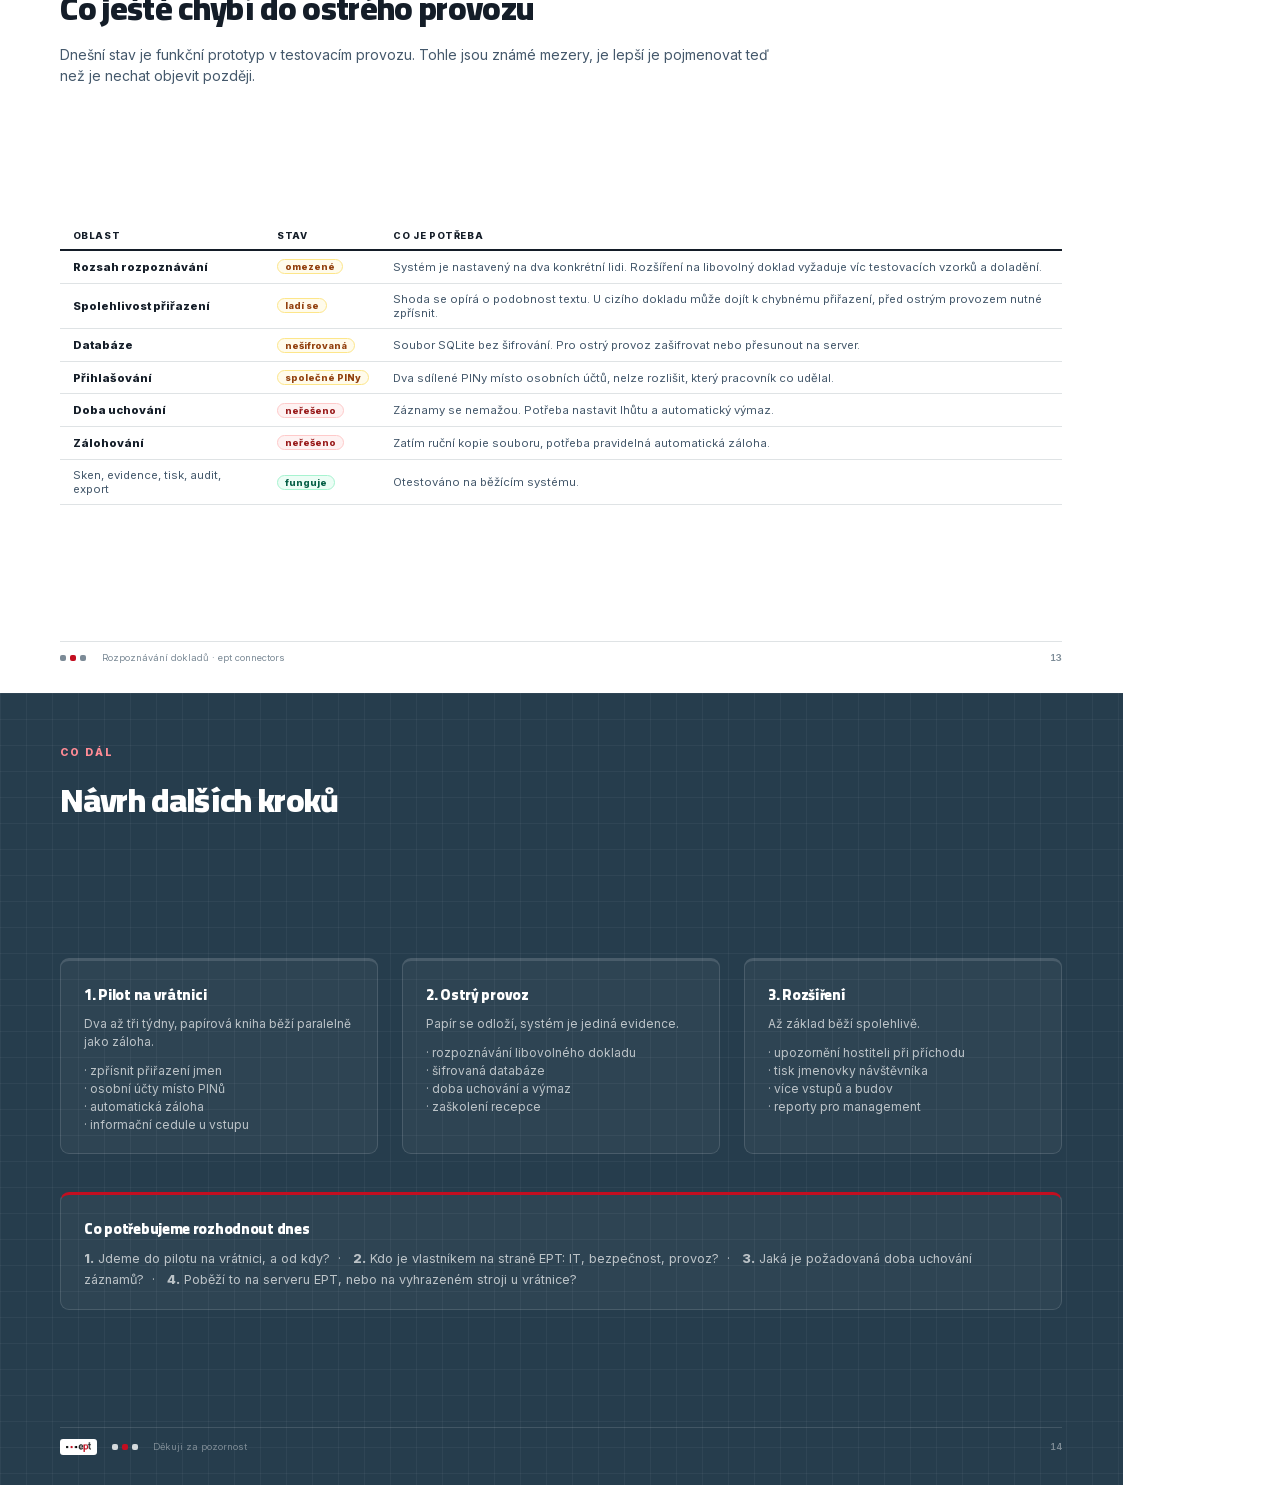
<file: prezentace/deck.html>
<!doctype html>
<html lang="cs">
<head>
<meta charset="utf-8">
<title>Rozpoznávání dokladů · Digitální kniha návštěv · ept connectors</title>
<link rel="stylesheet" href="assets/ept-fonts.css">
<style>
/* ── Brand vrstva EPT ─────────────────────────────────────────────────────────
   Barvy i typografie shodné s aplikací (static/ept-theme.css), aby deck a
   produkt vypadaly jako jedna věc. Fonty jsou v ept-fonts.css jako base64,
   takže PDF nepotřebuje internet ani nainstalované fonty.

   Sazba stojí na jednom modulu (--m: 4mm). Všechny mezery jsou jeho násobky,
   proto deck působí klidně: rytmus je předvídatelný, ne náhodný. */
:root{
  --cervena:#c30e20;
  --signal:#c30e20;
  --tmava:#263d4d;
  --ink:#141d28;
  --ink2:#44586b;
  --ink3:#7c8b97;
  --linka:#dfe3e5;
  --linka2:#eef1f2;
  --m:4mm;
}
*{margin:0;padding:0;box-sizing:border-box}
body{font-family:'Inter',system-ui,sans-serif;color:var(--ink);background:#fff;-webkit-font-smoothing:antialiased}
h1,h2,h3,.velke,.stat-c{font-family:'Cairo',sans-serif;font-weight:800;letter-spacing:-.02em}

.s{
  width:297mm;height:209.5mm;
  padding:calc(var(--m)*3.5) calc(var(--m)*4);
  position:relative;overflow:hidden;
  page-break-after:always;break-after:page;
  display:flex;flex-direction:column;
}
.s:last-child{page-break-after:auto;break-after:auto}

/* Tmavé strany jsou emoční předěly: titul, klíčové tvrzení, závěr.
   Světlé nesou obsah. Střídání dává decku tep. */
.tma{
  background-color:var(--tmava);color:#fff;
  background-image:
    linear-gradient(rgba(255,255,255,.045) 1px, transparent 1px),
    linear-gradient(90deg, rgba(255,255,255,.045) 1px, transparent 1px);
  background-size:26px 26px;
}
.tma h1,.tma h2,.tma h3{color:#fff}
.tma .pod{color:rgba(255,255,255,.66)}
.zare{
  position:absolute;top:-40%;right:-15%;width:80%;height:170%;
  background:radial-gradient(ellipse at center, rgba(195,14,32,.38), transparent 60%);
  pointer-events:none;
}

/* ── hlavička ───────────────────────────────────────────────────────────── */
.kicker{
  font-size:8pt;font-weight:700;text-transform:uppercase;letter-spacing:2px;
  color:var(--cervena);margin-bottom:calc(var(--m)*1.5);display:block;
}
.tma .kicker{color:#ff8b95}
h2{font-size:25pt;line-height:1.08;margin-bottom:calc(var(--m)*1.2)}
h2 em{font-style:normal;color:var(--cervena)}
.tma h2 em{color:#ff8b95}
.pod{font-size:10.5pt;color:var(--ink2);line-height:1.5;max-width:190mm}

.pata{
  position:absolute;left:calc(var(--m)*4);right:calc(var(--m)*4);bottom:calc(var(--m)*2);
  display:flex;align-items:center;gap:var(--m);
  font-size:7pt;color:var(--ink3);
  border-top:1px solid var(--linka);padding-top:calc(var(--m)*.7);
}
.tma .pata{color:rgba(255,255,255,.4);border-top-color:rgba(255,255,255,.13)}
.pata img{height:10px}
.pata .cis{margin-left:auto;font-variant-numeric:tabular-nums;font-weight:600}
.chip{background:#fff;padding:3px 6px;border-radius:3px;display:inline-flex}
.tecky{display:inline-flex;gap:4px;align-items:center}
.tecky i{width:6px;height:6px;border-radius:2px;background:currentColor;display:block}
.tecky i.r{background:var(--signal)}

.telo{flex:1;min-height:0;display:flex;flex-direction:column;justify-content:center}
.dva{display:grid;grid-template-columns:1fr 1fr;gap:calc(var(--m)*2.5);align-items:center}
.dva.uzky{grid-template-columns:.9fr 1.1fr}
.dva.siroky{grid-template-columns:1.25fr .75fr}
.tri{display:grid;grid-template-columns:repeat(3,1fr);gap:calc(var(--m)*1.6)}

/* ── karty ──────────────────────────────────────────────────────────────── */
.karta{border:1px solid var(--linka);border-radius:9px;padding:calc(var(--m)*1.3) calc(var(--m)*1.5);background:#fff}
.karta.akcent{border-top:3px solid var(--cervena)}
.karta h3{font-size:11pt;margin-bottom:calc(var(--m)*.5)}
.karta p{font-size:9pt;color:var(--ink2);line-height:1.5}
.tma .karta{background:rgba(255,255,255,.04);border-color:rgba(255,255,255,.13)}
.tma .karta p{color:rgba(255,255,255,.68)}

ul.body{list-style:none}
ul.body li{
  font-size:10.5pt;color:var(--ink2);line-height:1.5;margin-bottom:calc(var(--m)*.9);
  padding-left:calc(var(--m)*1.7);position:relative;
}
ul.body li::before{
  content:"";position:absolute;left:0;top:.55em;
  width:6px;height:6px;border-radius:2px;background:var(--cervena);
}
ul.body li strong{color:var(--ink);font-weight:650}
.tma ul.body li{color:rgba(255,255,255,.72)}
.tma ul.body li strong{color:#fff}
.tma ul.body li::before{background:var(--signal)}

/* ── čísla ──────────────────────────────────────────────────────────────── */
.stat{text-align:center}
.stat-c{font-size:34pt;color:var(--cervena);line-height:.95;letter-spacing:-.035em}
.stat-c small{font-size:16pt;font-weight:700;letter-spacing:-.01em}
.stat-p{font-size:8pt;color:var(--ink2);text-transform:uppercase;letter-spacing:.7px;margin-top:calc(var(--m)*.6);line-height:1.4}
.tma .stat-c{color:#ff8b95}
.tma .stat-p{color:rgba(255,255,255,.6)}

img.sn{display:block;border:1px solid var(--linka);border-radius:8px;box-shadow:0 10px 28px -14px rgba(20,29,40,.35)}
img.plain{border:none;box-shadow:none;border-radius:6px}
.tma img.sn{border-color:rgba(255,255,255,.14)}

table.tb{width:100%;border-collapse:collapse;font-size:8.5pt}
table.tb th{text-align:left;padding:calc(var(--m)*.55) calc(var(--m)*.8);border-bottom:2px solid var(--ink);font-size:7pt;text-transform:uppercase;letter-spacing:.6px}
table.tb td{padding:calc(var(--m)*.55) calc(var(--m)*.8);border-bottom:1px solid var(--linka);color:var(--ink2)}
table.tb td strong{color:var(--ink)}
table.tb code{font-family:ui-monospace,monospace;font-size:8pt;color:var(--cervena)}

.znacka{display:inline-block;padding:1px 7px;border-radius:20px;font-size:7pt;font-weight:700;border:1px solid var(--linka);color:var(--ink2);white-space:nowrap}
.znacka.ok{background:#ecfdf5;border-color:#a7f3d0;color:#065f46}
.znacka.chybi{background:#fffbeb;border-color:#fde68a;color:#92400e}
.znacka.ne{background:#fef2f2;border-color:#fecaca;color:#991b1b}

/* ── pipeline ───────────────────────────────────────────────────────────── */
.pipe{display:flex;align-items:stretch;gap:0}
.pipe-k{flex:1;border:1px solid var(--linka);border-radius:8px;padding:calc(var(--m)*1.1);background:#fff;position:relative}
.pipe-k .n{
  width:19px;height:19px;border-radius:50%;background:var(--cervena);color:#fff;
  font-size:8pt;font-weight:700;display:flex;align-items:center;justify-content:center;
  margin-bottom:calc(var(--m)*.7);font-family:'Cairo',sans-serif;
}
.pipe-k h3{font-size:9.5pt;margin-bottom:calc(var(--m)*.3)}
.pipe-k p{font-size:7.8pt;color:var(--ink2);line-height:1.42}
.pipe-s{align-self:center;color:var(--cervena);font-size:13pt;padding:0 calc(var(--m)*.6);flex-shrink:0}

/* ── porovnání dvou snímků ──────────────────────────────────────────────── */
.vs{display:grid;grid-template-columns:1fr 1fr;gap:calc(var(--m)*2.5)}
.vs-b img{width:100%}
.vs-p{
  margin-top:calc(var(--m)*1.1);padding:calc(var(--m)*.9) calc(var(--m)*1.2);
  border-radius:7px;font-size:9pt;line-height:1.45;
}
.vs-p b{font-family:'Cairo',sans-serif;font-size:11pt;display:block;margin-bottom:2px}
.vs-ok{background:#ecfdf5;border:1px solid #a7f3d0;color:#065f46}
.vs-ne{background:#fef2f2;border:1px solid #fecaca;color:#991b1b}
.vs-cas{font-size:7.5pt;color:var(--ink3);margin-top:calc(var(--m)*.5);font-variant-numeric:tabular-nums}

/* ── terminálový výpis (co OCR přečetlo) ────────────────────────────────── */
.term{
  background:var(--tmava);border-radius:8px;padding:calc(var(--m)*1.2) calc(var(--m)*1.4);
  font-family:ui-monospace,monospace;font-size:8pt;line-height:1.65;color:#c9d4de;
}
.term .z{color:#7c8b97}
.term .v{color:#5ee9a0;font-weight:700}
.term .c{color:#ff8b95}

.zvyraz{
  border-left:3px solid var(--signal);background:#fef2f2;
  padding:calc(var(--m)*1) calc(var(--m)*1.4);border-radius:0 7px 7px 0;
}
.zvyraz p{font-size:9.5pt;color:#7f1d1d;line-height:1.5}
.tma .zvyraz{background:rgba(195,14,32,.14);border-left-color:var(--signal)}
.tma .zvyraz p{color:#ffd9dc}

.scen-r{display:grid;grid-template-columns:9mm 1fr 1.1fr;gap:var(--m);align-items:start;padding:calc(var(--m)*.7) 0;border-bottom:1px solid var(--linka)}
.scen-r:last-child{border-bottom:none}
.scen-r .kr{font-family:'Cairo',sans-serif;font-weight:800;font-size:12pt;color:var(--cervena)}
.scen-r .co{font-size:9.5pt;font-weight:650;color:var(--ink)}
.scen-r .vidi{font-size:9pt;color:var(--ink2);line-height:1.42}
</style>
</head>
<body>

<!-- 1 ─ titul -->
<section class="s tma" style="justify-content:center;padding-left:calc(var(--m)*6)">
  <div class="zare"></div>
  <div style="position:relative">
    <div style="font-size:9pt;font-weight:700;letter-spacing:2.6px;text-transform:uppercase;color:#ff8b95;margin-bottom:calc(var(--m)*2)">
      ept connectors · Habartov
    </div>
    <h1 style="font-size:42pt;line-height:1.04;margin-bottom:calc(var(--m)*1.6);max-width:210mm">
      Návštěvník ukáže doklad.<br>Jméno se zapíše samo.
    </h1>
    <p style="font-size:13pt;color:rgba(255,255,255,.7);max-width:165mm;line-height:1.45">
      Digitální kniha návštěv s rozpoznáváním dokladů, které běží celé
      u nás v budově, bez cloudu a bez ukládání fotek.
    </p>
    <div style="margin-top:calc(var(--m)*3);font-size:9.5pt;color:rgba(255,255,255,.45)">
      Prezentace pro vedení společnosti · 31. 7. 2026
    </div>
  </div>
  <div class="pata">
    <span class="chip"><img src="assets/ept_logo.png" alt="ept connectors"></span>
    <span class="tecky" style="color:rgba(255,255,255,.8)"><i></i><i class="r"></i><i></i></span>
    <span class="cis">1</span>
  </div>
</section>

<!-- 2 ─ problém -->
<section class="s">
  <span class="kicker">Výchozí stav</span>
  <h2>Ručně psaná kniha <em>se nedá přečíst</em></h2>
  <div class="telo">
    <div class="tri">
      <div class="karta akcent">
        <h3>Přepis vytváří chyby</h3>
        <p>Recepční slyší jméno a píše ho podle sluchu. „Nowak“ místo „Novák“,
        „Schmid“ místo „Schmied“. Chybu nikdo nikdy neodhalí, protože není
        s čím porovnat.</p>
      </div>
      <div class="karta akcent">
        <h3>Zdržuje u vstupu</h3>
        <p>Hláskování jména a firmy trvá u každého návštěvníka desítky sekund.
        Při ranní špičce se u vrátnice tvoří fronta.</p>
      </div>
      <div class="karta akcent">
        <h3>Nedohledá se</h3>
        <p>Kdo tu byl třetího dubna odpoledne? Odpověď znamená listovat knihou
        a luštit cizí rukopis, pokud je ta stránka vůbec čitelná.</p>
      </div>
    </div>
    <div class="zvyraz" style="margin-top:calc(var(--m)*2.5)">
      <p>Papír neumí ověřit, že to, co je v něm napsané, odpovídá dokladu.
      <strong>Stroj to umí přečíst přímo z něj.</strong></p>
    </div>
  </div>
  <div class="pata">
    <span class="tecky" style="color:var(--ink3)"><i></i><i class="r"></i><i></i></span>
    <span>Rozpoznávání dokladů · ept connectors</span>
    <span class="cis">2</span>
  </div>
</section>

<!-- 3 ─ jádro: doklad → jméno -->
<section class="s">
  <span class="kicker">Jádro řešení</span>
  <h2>Z dokladu rovnou do evidence</h2>
  <div class="telo">
    <!-- Poměr sloupců je záměrně nesymetrický: doklad je na šířku, telefon na
         výšku. Při 1:1 by doklad vypadal jako drobná viněta vedle mobilu. -->
    <!-- Sloupce se natahují na stejnou výšku a popisky sedí na společné spodní
         lince. Kdyby visely každý těsně pod svým obrázkem, byly by v jiné výšce
         (doklad je na šířku, telefon na výšku) a slide by působil rozviklaně. -->
    <div style="display:grid;grid-template-columns:1.45fr auto 1fr;gap:calc(var(--m)*2.2);align-items:stretch">
      <div style="display:flex;flex-direction:column">
        <div style="flex:1;display:flex;align-items:center">
          <img class="sn" src="snimky/doklad-ostry.png" alt="Vzorový doklad" style="width:100%">
        </div>
        <p style="font-size:8pt;color:var(--ink3);margin-top:calc(var(--m)*.9);text-align:center">
          Co uvidí kamera
        </p>
      </div>
      <div style="display:flex;align-items:center;font-size:24pt;color:var(--cervena);font-weight:700">→</div>
      <div style="display:flex;flex-direction:column">
        <div style="flex:1;display:flex;align-items:center;justify-content:center">
          <img class="sn" src="snimky/ocr-4-vysledek.png" alt="Vyplněný formulář"
               style="height:112mm;width:auto">
        </div>
        <p style="font-size:8pt;color:var(--ink3);margin-top:calc(var(--m)*.9);text-align:center">
          Co dostane návštěvník
        </p>
      </div>
    </div>
    <p class="pod" style="margin-top:calc(var(--m)*1.8);text-align:center;max-width:none">
      Návštěvník jen zkontroluje, co systém přečetl, doplní firmu a potvrdí.
      <strong style="color:var(--ink)">Fotka se v tu chvíli zahodí.</strong>
    </p>
  </div>
  <div class="pata">
    <span class="tecky" style="color:var(--ink3)"><i></i><i class="r"></i><i></i></span>
    <span>Rozpoznávání dokladů · ept connectors</span>
    <span class="cis">3</span>
  </div>
</section>

<!-- 4 ─ pipeline -->
<section class="s">
  <span class="kicker">Jak to čte</span>
  <h2>Pět kroků mezi kamerou a jménem</h2>
  <div class="telo">
    <div class="pipe">
      <div class="pipe-k"><div class="n">1</div><h3>Série snímků</h3>
        <p>Ne jedno cvaknutí. Telefon nasbírá <strong>30 snímků</strong> za zhruba
        čtyři sekundy.</p></div>
      <div class="pipe-s">→</div>
      <div class="pipe-k"><div class="n">2</div><h3>Měření ostrosti</h3>
        <p>U každého snímku se spočítá energie hran, tedy míra, jak je text ostrý.</p></div>
      <div class="pipe-s">→</div>
      <div class="pipe-k"><div class="n">3</div><h3>Seřazení</h3>
        <p>Snímky se seřadí od nejostřejšího. Rozmazané jdou na konec fronty.</p></div>
      <div class="pipe-s">→</div>
      <div class="pipe-k"><div class="n">4</div><h3>Čtení</h3>
        <p>Na rozpoznání jde <strong>až 12 nejostřejších</strong>, dokud není
        jméno i příjmení.</p></div>
      <div class="pipe-s">→</div>
      <div class="pipe-k"><div class="n">5</div><h3>Zápis</h3>
        <p>Do evidence jde <strong>kanonická podoba</strong> jména, ne to, co OCR
        doslova vidělo.</p></div>
    </div>
    <div class="dva" style="margin-top:calc(var(--m)*3)">
      <div class="karta">
        <h3>Proč to není jen „vyfoť a přečti“</h3>
        <p>Fotka z ruky bývá rozmazaná, na kartě je odlesk, autofokus doostřuje.
        Jeden snímek je sázka. Třicet snímků a výběr toho nejlepšího je metoda.</p>
      </div>
      <div class="karta">
        <h3>Skládá se napříč snímky</h3>
        <p>Na jednom snímku je čitelné příjmení, na jiném jméno. Systém bere
        <strong>první spolehlivou hodnotu každého pole zvlášť</strong>. Nečeká, až bude
        jeden snímek dokonalý.</p>
      </div>
    </div>
  </div>
  <div class="pata">
    <span class="tecky" style="color:var(--ink3)"><i></i><i class="r"></i><i></i></span>
    <span>Rozpoznávání dokladů · ept connectors</span>
    <span class="cis">4</span>
  </div>
</section>

<!-- 5 ─ ostrý vs rozmazaný -->
<section class="s">
  <span class="kicker">Měřeno, ne odhadnuto</span>
  <h2>Proč se vybírá <em>nejostřejší</em> snímek</h2>
  <p class="pod">Stejný doklad, stejný engine. Jediný rozdíl je ostrost, a ta rozhoduje
  o tom, jestli se jméno přečte, nebo ne.</p>
  <div class="telo">
    <div class="vs">
      <div class="vs-b">
        <img class="sn" src="snimky/doklad-ostry.png" alt="Ostrý snímek">
        <div class="vs-p vs-ok"><b>Simon Pistora</b>jméno i příjmení přečteno</div>
        <div class="vs-cas">14 řádků textu · 2,05 s (první čtení po startu)</div>
      </div>
      <div class="vs-b">
        <img class="sn" src="snimky/doklad-rozmazany.png" alt="Rozmazaný snímek">
        <div class="vs-p vs-ne"><b>Nic</b>text nečitelný, pole zůstanou prázdná</div>
        <div class="vs-cas">6 řádků textu · 1,02 s</div>
      </div>
    </div>
    <p class="pod" style="margin-top:calc(var(--m)*2);text-align:center;max-width:none">
      Z rozmazaného snímku engine vytáhl <strong style="color:var(--ink)">6 řádků místo 14</strong>,
      a jméno mezi nimi nebylo. Proto se sbírá série.
    </p>
  </div>
  <div class="pata">
    <span class="tecky" style="color:var(--ink3)"><i></i><i class="r"></i><i></i></span>
    <span>Rozpoznávání dokladů · ept connectors</span>
    <span class="cis">5</span>
  </div>
</section>

<!-- 6 ─ detail: kde se měří ostrost -->
<section class="s tma">
  <span class="kicker">Detail, který rozhoduje</span>
  <h2>Ostrost se měří <em>uvnitř rámečku</em></h2>
  <div class="telo">
    <div class="dva uzky">
      <div>
        <ul class="body">
          <li><strong>Naivní řešení měří celý záběr.</strong> Jenže pak vyhraje
          vzorovaný ubrus na stole nebo hologram na kartě. Mají spoustu
          kontrastních hran.</li>
          <li><strong>Vybral by se snímek, kde je pozadí ostré a text rozmazaný.</strong>
          Přesně naopak, než potřebujeme.</li>
          <li><strong>Proto se hodnotí jen výřez skenovacího rámečku</strong>,
          tedy oblast, kam se karta vycentruje.</li>
          <li><strong>Měří se na zmenšeném plátně</strong>, aby to zvládl telefon
          třicetkrát za sebou bez sekání.</li>
        </ul>
      </div>
      <div style="display:flex;justify-content:center">
        <img class="sn" src="snimky/ocr-2-kamera.png" alt="Skenovací rámeček na telefonu"
             style="height:122mm;width:auto">
      </div>
    </div>
  </div>
  <div class="pata">
    <span class="chip"><img src="assets/ept_logo.png" alt="ept connectors"></span>
    <span>Rozpoznávání dokladů</span>
    <span class="cis">6</span>
  </div>
</section>

<!-- 7 ─ co engine vidí a co se zapíše -->
<section class="s">
  <span class="kicker">Od pixelů ke jménu</span>
  <h2>Co engine přečte a co se opravdu zapíše</h2>
  <div class="telo">
    <div class="dva">
      <div>
        <h3 style="font-size:10pt;margin-bottom:calc(var(--m)*.8);color:var(--ink2)">
          Surový výstup rozpoznávání</h3>
        <div class="term">
          <span class="z">ČESKÁ REPUBLIKA</span><br>
          <span class="z">OBČANSKÝ PRŮKAZ</span><br>
          <span class="z">PŘÍJMENÍ / SURNAME</span><br>
          <span class="v">PISTORA</span><br>
          <span class="z">JMÉNO / GIVEN NAMES</span><br>
          <span class="v">SIMON</span><br>
          <span class="z">DATUM NAROZENÍ</span><br>
          <span class="z">14. 03. 1988</span><br>
          <span class="z">ČÍSLO DOKLADU</span><br>
          <span class="z">123456789</span>
        </div>
        <p style="font-size:8pt;color:var(--ink3);margin-top:calc(var(--m)*.8)">
          Skutečný výstup z měření: 14 řádků, z toho dva jsou jméno.
        </p>
      </div>
      <div>
        <ul class="body">
          <li><strong>Čte se podle rozvržení dokladu</strong>, ne hledáním
          v jedné dlouhé změti textu. Systém ví, že jméno stojí pod popiskem
          „PŘÍJMENÍ“ a končí tam, kde začíná datum narození.</li>
          <li><strong>Hlavičkové výrazy se ignorují.</strong> „REPUBLIKA“ ani
          „SURNAME“ se nikdy nestane jménem návštěvníka.</li>
          <li><strong>Porovnává se bez diakritiky</strong>, aby „PISTORA“
          z dokladu sedlo na „Pištora“ i při nedokonalém čtení.</li>
          <li><strong>Zapíše se kanonická podoba</strong>: správně napsané jméno
          z evidence, ne velká písmena z dokladu.</li>
        </ul>
      </div>
    </div>
  </div>
  <div class="pata">
    <span class="tecky" style="color:var(--ink3)"><i></i><i class="r"></i><i></i></span>
    <span>Rozpoznávání dokladů · ept connectors</span>
    <span class="cis">7</span>
  </div>
</section>

<!-- 8 ─ dva enginy, lokálně -->
<section class="s">
  <span class="kicker">Technologie</span>
  <h2>Dva enginy, oba <em>u nás v budově</em></h2>
  <div class="telo">
    <div class="dva">
      <div class="karta akcent">
        <h3>Hlavní engine: EasyOCR</h3>
        <p style="margin-bottom:calc(var(--m)*.8)">Neuronová síť, která běží lokálně
        na stroji u vrátnice. Na fotkách z telefonu čte výrazně líp než klasické
        OCR a vrací i pozice jednotlivých slov, díky tomu jde číst podle
        rozvržení dokladu.</p>
        <p>Model se stáhne jednou a pak funguje <strong>bez připojení k internetu</strong>.</p>
      </div>
      <div class="karta">
        <h3>Záloha: Tesseract</h3>
        <p style="margin-bottom:calc(var(--m)*.8)">Klasické OCR s českým jazykovým
        modelem. Nastoupí, když EasyOCR není k dispozici, takže sken funguje
        i tehdy.</p>
        <p>Přepnutí je automatické, obsluha o něm neví.</p>
      </div>
    </div>
    <div class="zvyraz" style="margin-top:calc(var(--m)*2.5)">
      <p><strong>Žádná cloudová služba.</strong> Snímek dokladu neopustí budovu.
      Nejde na cizí server, nikam se nenahrává a po přečtení se zahodí. To je
      podstatný rozdíl proti běžným online OCR nástrojům.</p>
    </div>
  </div>
  <div class="pata">
    <span class="tecky" style="color:var(--ink3)"><i></i><i class="r"></i><i></i></span>
    <span>Rozpoznávání dokladů · ept connectors</span>
    <span class="cis">8</span>
  </div>
</section>

<!-- 9 ─ čísla -->
<section class="s tma">
  <span class="kicker">Naměřeno na tomto řešení</span>
  <h2>Čísla</h2>
  <div class="telo">
    <div class="tri" style="margin-bottom:calc(var(--m)*3)">
      <div class="stat"><div class="stat-c">1,0<small> s</small></div>
        <div class="stat-p">ustálená doba přečtení jednoho snímku</div></div>
      <div class="stat"><div class="stat-c">30</div>
        <div class="stat-p">snímků v sérii, ~4 s sbírání</div></div>
      <div class="stat"><div class="stat-c">0</div>
        <div class="stat-p">uložených fotek dokladů</div></div>
    </div>
    <div class="tri">
      <div class="karta">
        <h3>První čtení po startu</h3>
        <p>Zhruba dvě sekundy, protože se jednorázově načítá model. Každé další už jede
        v ustálené jedné sekundě.</p>
      </div>
      <div class="karta">
        <h3>Nejvýš 12 pokusů</h3>
        <p>Na rozpoznání jde jen dvanáct nejostřejších snímků ze třiceti. Zbytek
        by čas jen prodlužoval bez užitku.</p>
      </div>
      <div class="karta">
        <h3>Zastaví se, jakmile to má</h3>
        <p>Když druhý snímek dá jméno i příjmení, zbylých deset se nezpracovává.
        Obvyklý sken je proto rychlejší než nejhorší případ.</p>
      </div>
    </div>
  </div>
  <div class="pata">
    <span class="chip"><img src="assets/ept_logo.png" alt="ept connectors"></span>
    <span>Rozpoznávání dokladů</span>
    <span class="cis">9</span>
  </div>
</section>

<!-- 10 ─ tok na telefonu -->
<section class="s">
  <span class="kicker">Jak to vypadá</span>
  <h2>Celý sken na telefonu návštěvníka</h2>
  <div class="telo">
    <div style="display:grid;grid-template-columns:repeat(4,1fr);gap:calc(var(--m)*1.8);align-items:start">
      <div style="text-align:center">
        <img class="sn" src="snimky/ocr-1-start.png" alt="Krok 1" style="width:100%">
        <p style="font-size:8.5pt;color:var(--ink2);margin-top:calc(var(--m)*.9);line-height:1.4">
          <strong style="color:var(--ink)">1 · Otevře stránku</strong><br>Nic neinstaluje</p>
      </div>
      <div style="text-align:center">
        <img class="sn" src="snimky/ocr-2-kamera.png" alt="Krok 2" style="width:100%">
        <p style="font-size:8.5pt;color:var(--ink2);margin-top:calc(var(--m)*.9);line-height:1.4">
          <strong style="color:var(--ink)">2 · Zamíří na doklad</strong><br>Rámeček vede záběr</p>
      </div>
      <div style="text-align:center">
        <img class="sn" src="snimky/ocr-3-sbirani.png" alt="Krok 3" style="width:100%">
        <p style="font-size:8.5pt;color:var(--ink2);margin-top:calc(var(--m)*.9);line-height:1.4">
          <strong style="color:var(--ink)">3 · Sbírá sérii</strong><br>Vidí průběh, ne prázdno</p>
      </div>
      <div style="text-align:center">
        <img class="sn" src="snimky/ocr-4-vysledek.png" alt="Krok 4" style="width:100%">
        <p style="font-size:8.5pt;color:var(--ink2);margin-top:calc(var(--m)*.9);line-height:1.4">
          <strong style="color:var(--ink)">4 · Zkontroluje</strong><br>Jméno je předvyplněné</p>
      </div>
    </div>
  </div>
  <div class="pata">
    <span class="tecky" style="color:var(--ink3)"><i></i><i class="r"></i><i></i></span>
    <span>Rozpoznávání dokladů · ept connectors</span>
    <span class="cis">10</span>
  </div>
</section>

<!-- 11 ─ GDPR -->
<section class="s">
  <span class="kicker">Ochrana údajů</span>
  <h2>Méně údajů než papírová kniha</h2>
  <div class="telo">
    <div class="dva">
      <div>
        <ul class="body">
          <li><strong>Fotka dokladu se nikdy neukládá.</strong> Zpracuje se
          v paměti a zahodí, na disk ani do databáze se nedostane.</li>
          <li><strong>Z dokladu se bere jen jméno a příjmení.</strong> Ne číslo
          dokladu, ne datum narození, ne adresa. Ostatní řádky systém přečte,
          ale zahodí.</li>
          <li><strong>Rozpoznávání běží lokálně.</strong> Žádný snímek neodchází
          do internetu ani do cloudové služby.</li>
          <li><strong>Evidence není veřejně vidět</strong>, na rozdíl od otevřené
          knihy ležící na pultu.</li>
          <li><strong>Každá změna je dohledatelná</strong> v auditním záznamu.</li>
        </ul>
      </div>
      <div>
        <div class="karta akcent">
          <h3>Co se opravdu uloží</h3>
          <table class="tb" style="margin-top:calc(var(--m)*.8)">
            <tr><td><strong>Jméno a příjmení</strong></td><td><span class="znacka ok">ano</span></td></tr>
            <tr><td>Organizace, SPZ, telefon</td><td><span class="znacka">nepovinné</span></td></tr>
            <tr><td><strong>Čas příchodu a odchodu</strong></td><td><span class="znacka ok">ano</span></td></tr>
            <tr><td>Fotka dokladu</td><td><span class="znacka ne">nikdy</span></td></tr>
            <tr><td>Číslo dokladu</td><td><span class="znacka ne">nikdy</span></td></tr>
            <tr><td>Datum narození</td><td><span class="znacka ne">nikdy</span></td></tr>
          </table>
        </div>
      </div>
    </div>
  </div>
  <div class="pata">
    <span class="tecky" style="color:var(--ink3)"><i></i><i class="r"></i><i></i></span>
    <span>Rozpoznávání dokladů · ept connectors</span>
    <span class="cis">11</span>
  </div>
</section>

<!-- 12 ─ co z toho má recepce -->
<section class="s">
  <span class="kicker">Druhá strana</span>
  <h2>Co z toho vidí recepce</h2>
  <div class="telo">
    <div class="dva siroky">
      <img class="sn" src="snimky/dashboard-dark.png" alt="Dashboard recepce" style="width:100%">
      <div>
        <ul class="body">
          <li><strong>Kdo je právě v budově</strong> a jak dlouho. Doba se počítá
          živě, přehled se sám obnovuje.</li>
          <li><strong>Tisk</strong> vydá seznam osob v budově se sloupcem na podpis.
          Papírová kniha zůstane uvnitř, tenhle list odejde s hlídkou.</li>
          <li><strong>Audit</strong> ukáže historii akcí včetně pokusů o duplicitní
          zápis.</li>
          <li><strong>Export</strong> stáhne celou evidenci do Excelu.</li>
          <li><strong>Duplicitu systém odmítne</strong>: kdo už je uvnitř, nezaloží
          se podruhé.</li>
        </ul>
      </div>
    </div>
  </div>
  <div class="pata">
    <span class="tecky" style="color:var(--ink3)"><i></i><i class="r"></i><i></i></span>
    <span>Rozpoznávání dokladů · ept connectors</span>
    <span class="cis">12</span>
  </div>
</section>

<!-- 13 ─ co chybí do produkce -->
<section class="s">
  <span class="kicker">Poctivě</span>
  <h2>Co ještě chybí do ostrého provozu</h2>
  <p class="pod">Dnešní stav je funkční prototyp v testovacím provozu. Tohle jsou
  známé mezery, je lepší je pojmenovat teď než je nechat objevit později.</p>
  <div class="telo">
    <table class="tb">
      <tr><th>Oblast</th><th>Stav</th><th>Co je potřeba</th></tr>
      <tr><td><strong>Rozsah rozpoznávání</strong></td><td><span class="znacka chybi">omezené</span></td>
          <td>Systém je nastavený na dva konkrétní lidi. Rozšíření na libovolný doklad
          vyžaduje víc testovacích vzorků a doladění.</td></tr>
      <tr><td><strong>Spolehlivost přiřazení</strong></td><td><span class="znacka chybi">ladí se</span></td>
          <td>Shoda se opírá o podobnost textu. U cizího dokladu může dojít
          k chybnému přiřazení, před ostrým provozem nutné zpřísnit.</td></tr>
      <tr><td><strong>Databáze</strong></td><td><span class="znacka chybi">nešifrovaná</span></td>
          <td>Soubor SQLite bez šifrování. Pro ostrý provoz zašifrovat nebo přesunout na server.</td></tr>
      <tr><td><strong>Přihlašování</strong></td><td><span class="znacka chybi">společné PINy</span></td>
          <td>Dva sdílené PINy místo osobních účtů, nelze rozlišit, který pracovník co udělal.</td></tr>
      <tr><td><strong>Doba uchování</strong></td><td><span class="znacka ne">neřešeno</span></td>
          <td>Záznamy se nemažou. Potřeba nastavit lhůtu a automatický výmaz.</td></tr>
      <tr><td><strong>Zálohování</strong></td><td><span class="znacka ne">neřešeno</span></td>
          <td>Zatím ruční kopie souboru, potřeba pravidelná automatická záloha.</td></tr>
      <tr><td>Sken, evidence, tisk, audit, export</td><td><span class="znacka ok">funguje</span></td>
          <td>Otestováno na běžícím systému.</td></tr>
    </table>
  </div>
  <div class="pata">
    <span class="tecky" style="color:var(--ink3)"><i></i><i class="r"></i><i></i></span>
    <span>Rozpoznávání dokladů · ept connectors</span>
    <span class="cis">13</span>
  </div>
</section>

<!-- 14 ─ roadmap -->
<section class="s tma">
  <span class="kicker">Co dál</span>
  <h2>Návrh dalších kroků</h2>
  <div class="telo">
    <div class="tri">
      <div class="karta akcent">
        <h3>1. Pilot na vrátnici</h3>
        <p style="margin-bottom:calc(var(--m)*.7)">Dva až tři týdny, papírová kniha
        běží paralelně jako záloha.</p>
        <p>· zpřísnit přiřazení jmen<br>
           · osobní účty místo PINů<br>
           · automatická záloha<br>
           · informační cedule u vstupu</p>
      </div>
      <div class="karta akcent">
        <h3>2. Ostrý provoz</h3>
        <p style="margin-bottom:calc(var(--m)*.7)">Papír se odloží, systém je jediná
        evidence.</p>
        <p>· rozpoznávání libovolného dokladu<br>
           · šifrovaná databáze<br>
           · doba uchování a výmaz<br>
           · zaškolení recepce</p>
      </div>
      <div class="karta akcent">
        <h3>3. Rozšíření</h3>
        <p style="margin-bottom:calc(var(--m)*.7)">Až základ běží spolehlivě.</p>
        <p>· upozornění hostiteli při příchodu<br>
           · tisk jmenovky návštěvníka<br>
           · více vstupů a budov<br>
           · reporty pro management</p>
      </div>
    </div>
    <div class="karta" style="margin-top:calc(var(--m)*2.5);border-top:3px solid var(--signal)">
      <h3>Co potřebujeme rozhodnout dnes</h3>
      <p style="font-size:9.5pt;line-height:1.6">
        <strong>1.</strong> Jdeme do pilotu na vrátnici, a od kdy?&nbsp;&nbsp;·&nbsp;&nbsp;
        <strong>2.</strong> Kdo je vlastníkem na straně EPT: IT, bezpečnost, provoz?&nbsp;&nbsp;·&nbsp;&nbsp;
        <strong>3.</strong> Jaká je požadovaná doba uchování záznamů?&nbsp;&nbsp;·&nbsp;&nbsp;
        <strong>4.</strong> Poběží to na serveru EPT, nebo na vyhrazeném stroji u vrátnice?
      </p>
    </div>
  </div>
  <div class="pata">
    <span class="chip"><img src="assets/ept_logo.png" alt="ept connectors"></span>
    <span class="tecky" style="color:rgba(255,255,255,.8)"><i></i><i class="r"></i><i></i></span>
    <span>Děkuji za pozornost</span>
    <span class="cis">14</span>
  </div>
</section>

</body>
</html>
</file>
